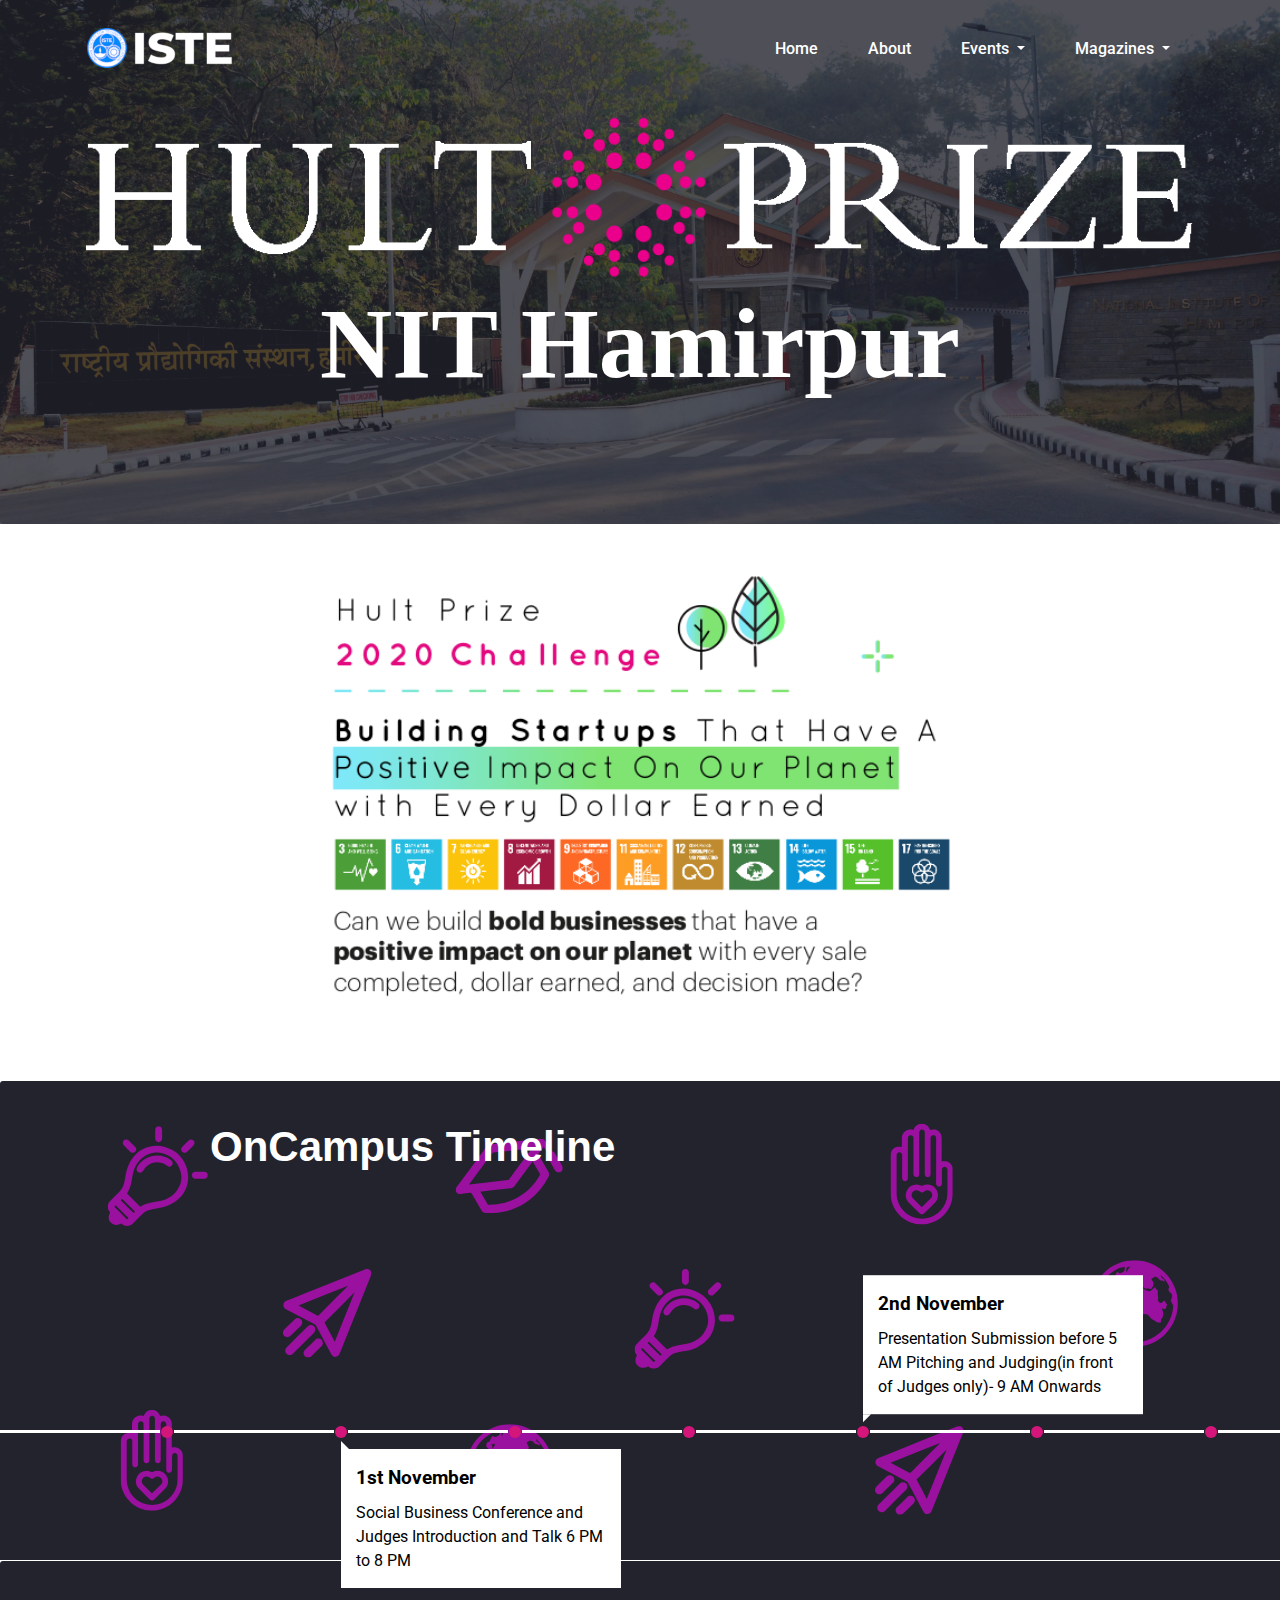
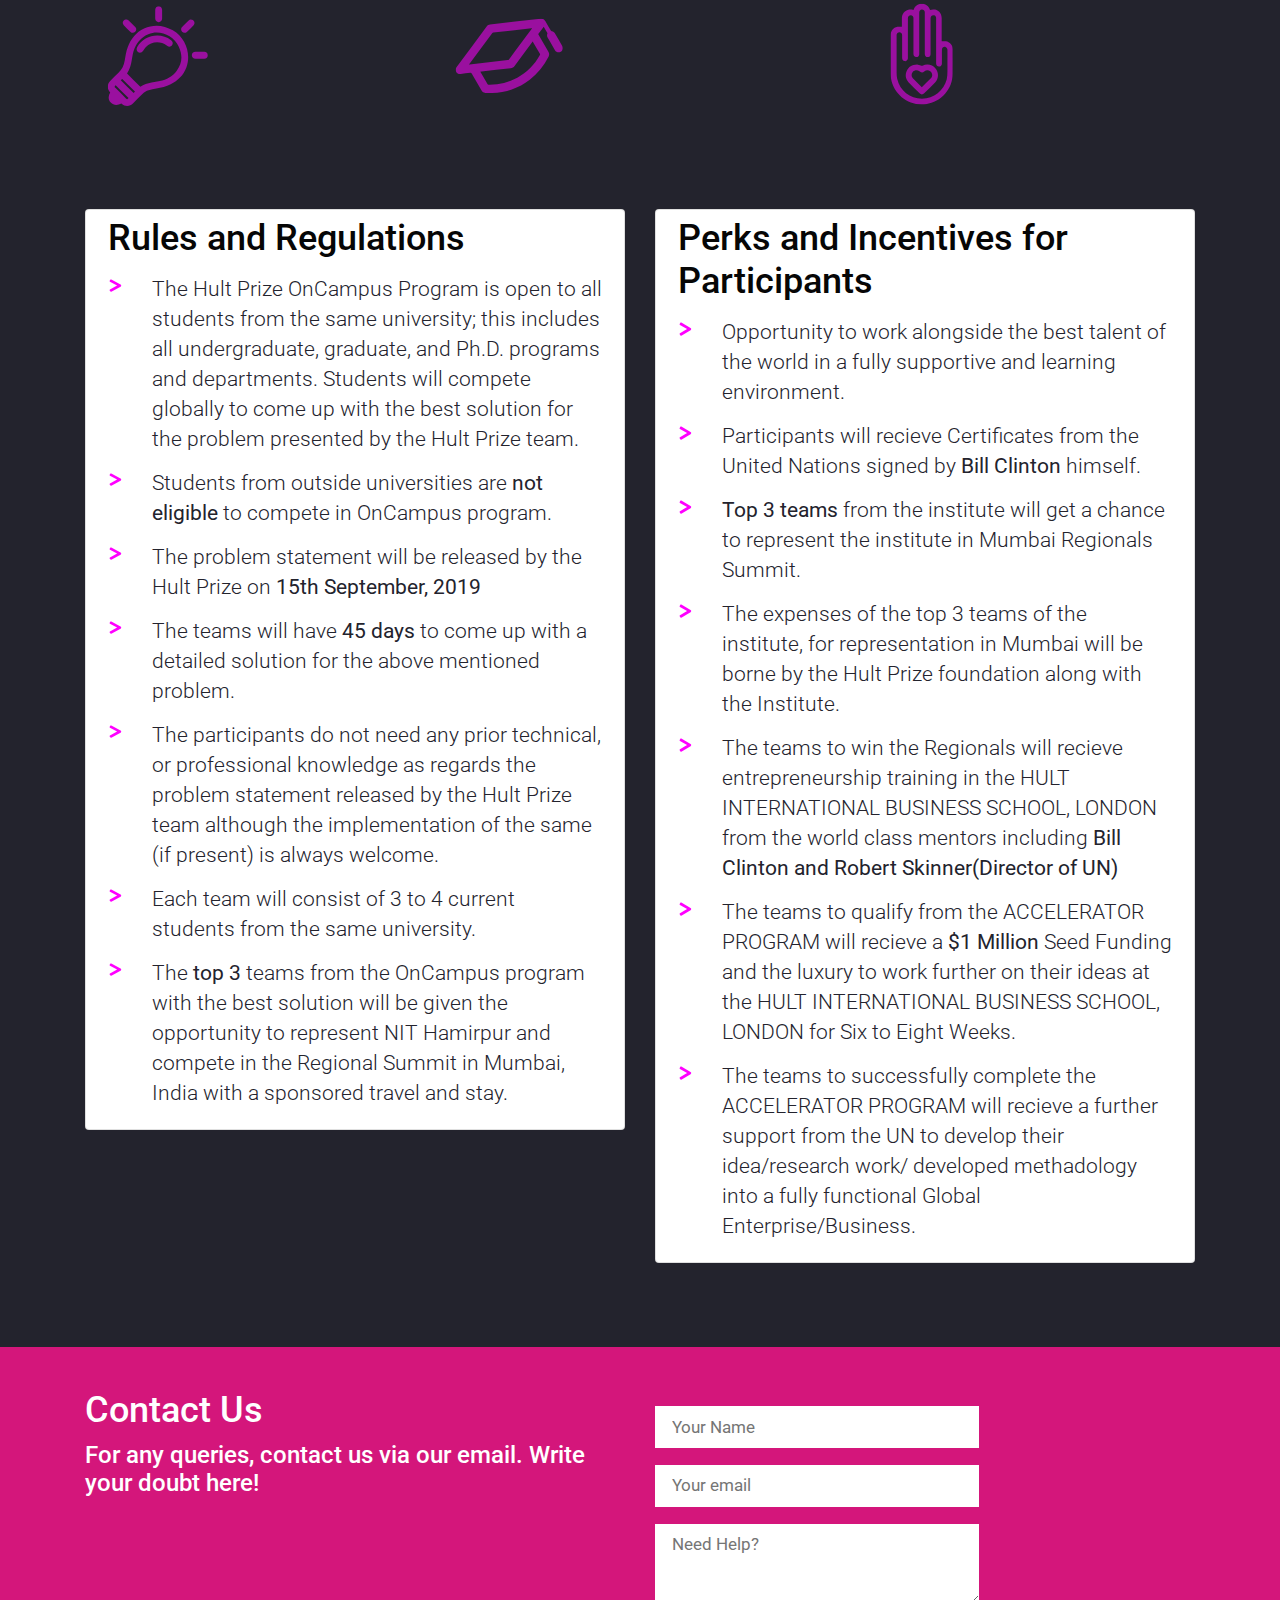
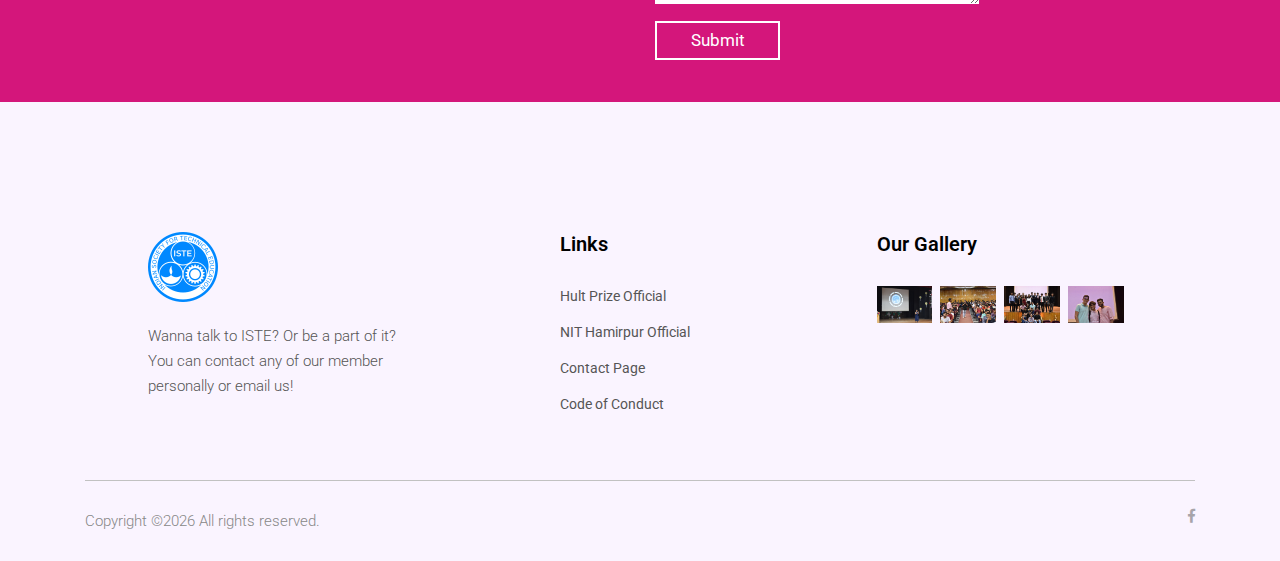
<file: hult/index.html>
<!doctype html>
<html lang="en">

<head>
   <!-- Required meta tags -->
   <meta charset="utf-8">
   <meta name="viewport" content="width=device-width, initial-scale=1, shrink-to-fit=no">
   <title>ISTE NIT Hamirpur</title>
   <link rel="icon" href="../img/ISTE.png">
   <!-- Bootstrap CSS -->
   <link rel="stylesheet" href="../css/bootstrap.min.css">
   <!-- animate CSS -->
   <link rel="stylesheet" href="../css/animate.css">
   <!-- owl carousel CSS -->
   <link rel="stylesheet" href="../css/owl.carousel.min.css">
   <!-- themify CSS -->
   <link rel="stylesheet" href="../css/themify-icons.css">
   <!-- font awesome CSS -->
   <link rel="stylesheet" href="../css/all.css">
   <!-- flaticon CSS -->
   <link rel="stylesheet" href="../css/flaticon.css">
   <!-- magnific popup CSS -->
   <link rel="stylesheet" href="../css/magnific-popup.css">
   <!-- nice select CSS -->
   <link rel="stylesheet" href="../css/nice-select.css">
   <!-- swiper CSS -->
   <link rel="stylesheet" href="../css/slick.css">
   <!-- style CSS -->
   <link rel="stylesheet" href="../css/style.css">
    <!-- timeline CSS -->
   <link rel="stylesheet" href="../css/timeline.css">
</head>

<body>
   <!--::header part start::-->
   <header class="main_menu home_menu">
    <div class="container">
        <div class="row align-items-center">
            <div class="col-lg-12">
                <nav class="navbar navbar-expand-lg navbar-light">
                    <a class="navbar-brand" href="../"> <img src="../img/logo.png" alt="logo"> </a>
                    <button class="navbar-toggler" type="button" data-toggle="collapse"
                        data-target="#navbarSupportedContent" aria-controls="navbarSupportedContent"
                        aria-expanded="false" aria-label="Toggle navigation">
                        <span class="ti-menu"></span>
                    </button>

                    <div class="collapse navbar-collapse main-menu-item justify-content-end"
                        id="navbarSupportedContent">
                        <ul class="navbar-nav align-items-center">
                            <li class="nav-item">
                                <a class="nav-link" href="../">Home</a>
                            </li>
                            <li class="nav-item">
                                <a class="nav-link" href="../#aboutISTE">about</a>
                            </li>

                            <li class="nav-item dropdown">
                                <a class="nav-link dropdown-toggle" href="../index.html#prody" id="navbarDropdown"
                                    role="button" data-toggle="dropdown" aria-haspopup="true" aria-expanded="false">
                                    Events
                                </a>
                                <div class="dropdown-menu" aria-labelledby="navbarDropdown">
                                    <a class="dropdown-item" href="../#prody">Prodyogiki</a>
                                    <a class="dropdown-item" href="../#pahal">Pahal</a>
                                </div>
                            </li>
                            <li class="nav-item dropdown">
                                <a class="nav-link dropdown-toggle" href="../#techTime" id="navbarDropdown_1"
                                    role="button" data-toggle="dropdown" aria-haspopup="true" aria-expanded="false">
                                    Magazines
                                </a>
                                <div class="dropdown-menu" aria-labelledby="navbarDropdown_1">
                                    <a class="dropdown-item" href="../#techTime">Tech Times</a>
                                    <a class="dropdown-item" href="../#trickTime">Trick Times</a>
                                </div>
                            </li>
                        </ul>
                    </div>
                </nav>
            </div>
        </div>
    </div>
</header>
<!-- Header part end-->

   <!-- breadcrumb start-->
   <section class="breadcrumb breadcrumb_bg">
      <div class="container">
         <div class="row">
            <div class="col-lg-12">
               <div class="breadcrumb_iner">
                  <div class="breadcrumb_iner_item text-center">
                    <img src="../img/hultPrizeText.png" alt="">
                    <h2 class="banner_title">NIT Hamirpur</h2>
                </div>
               </div>
            </div>
         </div>
      </div>
   </section>
   <!-- breadcrumb start-->

    <div id="pstatement" class="container">
       <div class="row">
          <div class="col-lg-12">
             <div class="single-post">
                <div class="feature-img">
                   <img class="img-fluid" src="../img/hultProblemStatementc.png" alt="">
                </div>
             </div>
          </div>
        </div>
    </div>


    <!--=============== Timeline =================-->

    <section class="timeline">
        <h2>
            OnCampus Timeline
        </h2>
        <ol>
            <li></li>
            <li>
            <div>
                <time>1st November</time>Social Business Conference and Judges Introduction and Talk 6 PM to 8 PM
            </div>
            </li>
            <li></li>
            <li></li>
            <li>
            <div>
                <time>2nd November</time>Presentation Submission before 5 AM
                Pitching and Judging(in front of Judges only)- 9 AM Onwards
            </div>
            </li>
            
            <li></li>
            <li></li>
            <li>
            <div>
                <time>3rd November</time>Pitching Ceremony of Top and Winning Teams and Results Announcements!
            </div>
            </li>
            <li></li>
            <li></li>
            <li></li>
        </ol>
    </section>
    <!-- Rules and Perks start -->
    <div id="rules-and-perks">
    <div class="container">
        <div class="row">
            <div class="col-lg-6 col-sm-12">
                <section class="rules card">
                    <div class="container">
                        <h1>Rules and Regulations</h1>
                        <ul>
                            <li>
                                <div class="row">
                                    <div class="col-lg-1">
                                        <img src="../img/arrow.svg" alt="">
                                    </div>
                                    <div class="col-lg-11">
                                        <p>
                                            The Hult Prize OnCampus Program is open to all students from the same university;
                                            this includes all undergraduate, graduate, and Ph.D. programs and departments. 
                                            Students will compete globally to come up with the best solution for the problem presented
                                                by the Hult Prize team.
                                        </p>
                                    </div>
                                </div>
                            </li>
                            <li>
                                <div class="row">
                                    <div class="col-lg-1">
                                        <img src="../img/arrow.svg" alt="">
                                    </div>
                                    <div class="col-lg-11">
                                        <p>
                                            Students from outside universities are <strong>not eligible</strong> to compete in OnCampus program.
                                        </p>
                                    </div>
                                </div>
                            </li>
                            <li>
                                <div class="row">
                                    <div class="col-lg-1">
                                        <img src="../img/arrow.svg" alt="">
                                    </div>
                                    <div class="col-lg-11">
                                        <p>
                                            The problem statement will be released by the Hult Prize on <strong>15th September, 2019</strong>
                                        </p>
                                    </div>
                                </div>
                            </li>
                            <li>
                                <div class="row">
                                    <div class="col-lg-1">
                                        <img src="../img/arrow.svg" alt="">
                                    </div>
                                    <div class="col-lg-11">
                                        <p>
                                            The teams will have <strong>45 days</strong> to come up with a detailed solution for the above mentioned problem.
                                        </p>
                                    </div>
                                </div>
                            </li>
                            <li>
                                <div class="row">
                                    <div class="col-lg-1">
                                        <img src="../img/arrow.svg" alt="">
                                    </div>
                                    <div class="col-lg-11">
                                        <p>
                                            The participants do not need any prior technical, or professional knowledge as regards
                                            the problem statement released by the Hult Prize team although the implementation of the 
                                            same (if present) is always welcome.
                                        </p>
                                    </div>
                                </div>
                            </li>
                            <li>
                                <div class="row">
                                    <div class="col-lg-1">
                                        <img src="../img/arrow.svg" alt="">
                                    </div>
                                    <div class="col-lg-11">
                                        <p>
                                            Each team will consist of 3 to 4 current students from the same university.
                                        </p>
                                    </div>
                                </div>
                            </li>
                            <li>
                                <div class="row">
                                    <div class="col-lg-1">
                                        <img src="../img/arrow.svg" alt="">
                                    </div>
                                    <div class="col-lg-11">
                                        <p>
                                            The <strong>top 3</strong> teams from the OnCampus program with the best solution will be given the opportunity to represent NIT Hamirpur and compete in the Regional Summit in Mumbai, India with a sponsored travel and stay.
                                        </p>
                                    </div>
                                </div>
                            </li>
                        </ul>
                    </div>
                </section>
            </div>
            <div class="col-lg-6 col-sm-12">
                <section class="perks card">
                    <div class="container">
                        <h1>Perks and Incentives for Participants</h1>
                        <ul>
                            <li>
                                <div class="row">
                                    <div class="col-lg-1">
                                        <img src="../img/arrow.svg" alt="">
                                    </div>
                                    <div class="col-lg-11">
                                        <p>
                                            Opportunity to work alongside the best talent of 
                                            the world in a fully supportive and learning environment.
                                        </p>
                                    </div>
                                </div>
                            </li>
                            <li>
                                <div class="row">
                                    <div class="col-lg-1">
                                        <img src="../img/arrow.svg" alt="">
                                    </div>
                                    <div class="col-lg-11">
                                        <p>
                                            Participants will recieve Certificates from the United Nations 
                                            signed by <strong>Bill Clinton</strong> himself.
                                        </p>
                                    </div>
                                </div>
                            </li>
                            <li>
                                <div class="row">
                                    <div class="col-lg-1">
                                        <img src="../img/arrow.svg" alt="">
                                    </div>
                                    <div class="col-lg-11">
                                        <p>
                                            <strong>Top 3 teams</strong> from the institute will get a chance to 
                                            represent the institute in Mumbai Regionals Summit.
                                        </p>
                                    </div>
                                </div>
                            </li>
                            <li>
                                <div class="row">
                                    <div class="col-lg-1">
                                        <img src="../img/arrow.svg" alt="">
                                    </div>
                                    <div class="col-lg-11">
                                        <p>
                                            The expenses of the top 3 teams of the institute, for representation in Mumbai
                                            will be borne by the Hult Prize foundation along with the Institute.
                                        </p>
                                    </div>
                                </div>
                            </li>
                            <li>
                                <div class="row">
                                    <div class="col-lg-1">
                                        <img src="../img/arrow.svg" alt="">
                                    </div>
                                    <div class="col-lg-11">
                                        <p>
                                            The teams to win the Regionals will recieve entrepreneurship training in the HULT INTERNATIONAL
                                            BUSINESS SCHOOL, LONDON from the world class mentors including <strong>Bill Clinton and Robert Skinner(Director of UN)</strong>
                                        </p>
                                    </div>
                                </div>
                            </li>
                            <li>
                                <div class="row">
                                    <div class="col-lg-1">
                                        <img src="../img/arrow.svg" alt="">
                                    </div>
                                    <div class="col-lg-11">
                                        <p>
                                            The teams to qualify from the ACCELERATOR PROGRAM will recieve a <strong>$1 Million</strong> Seed Funding and the luxury to work further on their ideas at the HULT INTERNATIONAL BUSINESS SCHOOL, LONDON for Six to Eight Weeks.
                                        </p>
                                    </div>
                                </div>
                            </li>
                            <li>
                                <div class="row">
                                    <div class="col-lg-1">
                                        <img src="../img/arrow.svg" alt="">
                                    </div>
                                    <div class="col-lg-11">
                                        <p>
                                            The teams to successfully complete the ACCELERATOR PROGRAM will recieve a further support
                                            from the UN to develop their idea/research work/ developed methadology into a fully functional Global Enterprise/Business.
                                        </p>
                                    </div>
                                </div>
                            </li>
                        </ul>
                    </div>  
                </section>
            </div>
        </div>
    </div> <!-- this is for container -->
    </div>
    <!-- Rules and perks end -->

    <div id="contact_us_hult">
        <div class="container">
            <div class="row">
                <div class="col-lg-6 col-sm-12">
                    <h1>Contact Us</h1>
                    <h3>For any queries, contact us via our email. Write your doubt here!</h3>
                </div>
                <div class="col-lg-6 col-sm-12">
                    <form method="POST" action="https://formspree.io/hultprizenith@gmail.com">
                        <input type="text" name="name" placeholder="Your Name">
                        <input type="email" name="email" placeholder="Your email">
                        <textarea name="message" placeholder="Need Help?"></textarea>
                        <button type="submit">Submit</button>
                    </form>
                </div>
            </div>
        </div>
    </div>

    <!--::footer_part start::-->
    <footer class="footer_part">
        <div class="container">
            <div class="row justify-content-around">
                <div class="col-sm-6 col-lg-3">
                    <div class="single_footer_part">
                        <img src="../img/ISTE.png" class="footer_logo" alt="">
                        <p>Wanna talk to ISTE? Or be a part of it? You can contact any of our member personally or email us!
                        </p>
                    </div>
                </div>
                <div class="col-sm-6 col-lg-2">
                    <div class="single_footer_part">
                        <h4>Links</h4>
                        <ul class="list-unstyled">
                            <li><a href="http://www.hultprize.org/" target="_blank">Hult Prize Official</a></li>
                            <li><a href="http://www.nith.ac.in/" target="_blank">NIT Hamirpur Official</a></li>
                            <li><a href="contact/" target="_blank">Contact Page</a></li>
                            <li><a href="coc/" target="_blank">Code of Conduct</a></li>
                        </ul>
                    </div>
                </div>
                <div class="col-sm-6 col-lg-3">
                    <div class="single_footer_part footer_3">
                        <h4> our Gallery</h4>
                        <div class="footer_img">
                            <div class="single_footer_img">
                                <img src="../img/gallery1.JPG" alt="">
                            </div>
                            <div class="single_footer_img">
                                <img src="../img/gallery2.JPG" alt="">
                            </div>
                            <div class="single_footer_img">
                                <img src="../img/gallery3.JPG" alt="">
                            </div>
                            <div class="single_footer_img">
                                <img src="../img/gallery4.JPG" alt="">
                            </div>
                        </div>
                    </div>
                </div>
            </div>
            <hr>
            <div class="row">
                <div class="col-lg-6">
                    <div class="copyright_text">
                        <P><!-- Link back to Colorlib can't be removed. Template is licensed under CC BY 3.0. -->
Copyright &copy;<script>document.write(new Date().getFullYear());</script> All rights reserved.
<!-- Link back to Colorlib can't be removed. Template is licensed under CC BY 3.0. --></P>
                    </div>
                </div>
                <div class="col-lg-6">
                    <div class="footer_icon social_icon">
                        <ul class="list-unstyled">
                            <li><a href="https://www.facebook.com/teamistenith/" class="single_social_icon"><i class="fab fa-facebook-f"></i></a></li>
                        </ul>
                    </div>
                </div>
            </div>
        </div>
    </footer>
    <!--::footer_part end::-->

   <!-- jquery plugins here-->
   <script src="../js/jquery-1.12.1.min.js"></script>
   <!-- popper js -->
   <script src="../js/popper.min.js"></script>
   <!-- bootstrap js -->
   <script src="../js/bootstrap.min.js"></script>
   <!-- easing js -->
   <script src="../js/jquery.magnific-popup.js"></script>
   <!-- swiper js -->
   <script src="../js/swiper.min.js"></script>
   <script src="../js/wow.min.js"></script>
   <script src="../js/jquery.smooth-scroll.min.js"></script>
   <!-- swiper js -->
   <script src="../js/masonry.pkgd.js"></script>
   <!-- particles js -->
   <script src="../js/owl.carousel.min.js"></script>
   <script src="../js/jquery.nice-select.min.js"></script>
   <!-- swiper js -->
   <script src="../js/slick.min.js"></script>
   <script src="../js/jquery.counterup.min.js"></script>
   <script src="../js/waypoints.min.js"></script>
   <script src="../js/countdown.jquery.min.js"></script>
   <!-- contact js -->
   <script src="../js/jquery.ajaxchimp.min.js"></script>
   <script src="../js/jquery.form.js"></script>
   <script src="../js/jquery.validate.min.js"></script>
   <script src="../js/mail-script.js"></script>
   <script src="../js/contact.js"></script>
   <!-- custom js -->
   <script src="../js/custom.js"></script>
</body>

</html>
</file>
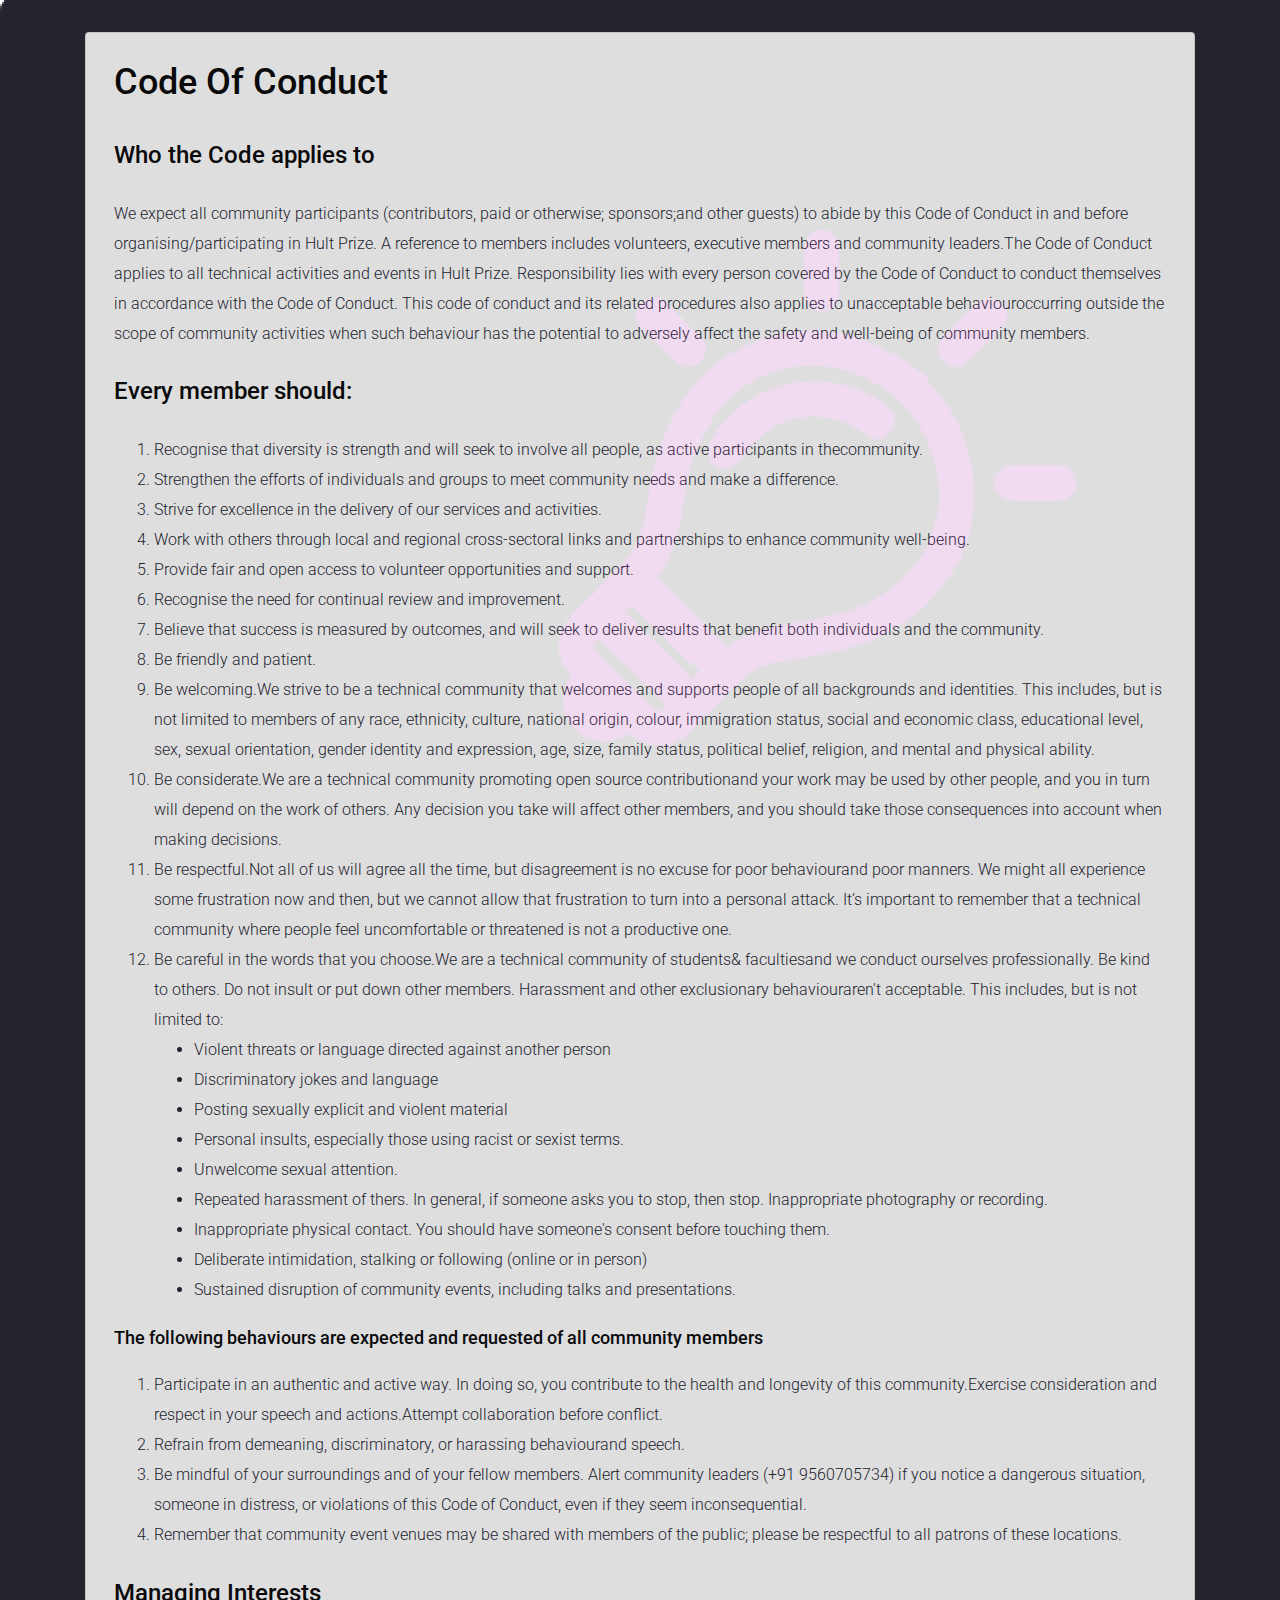
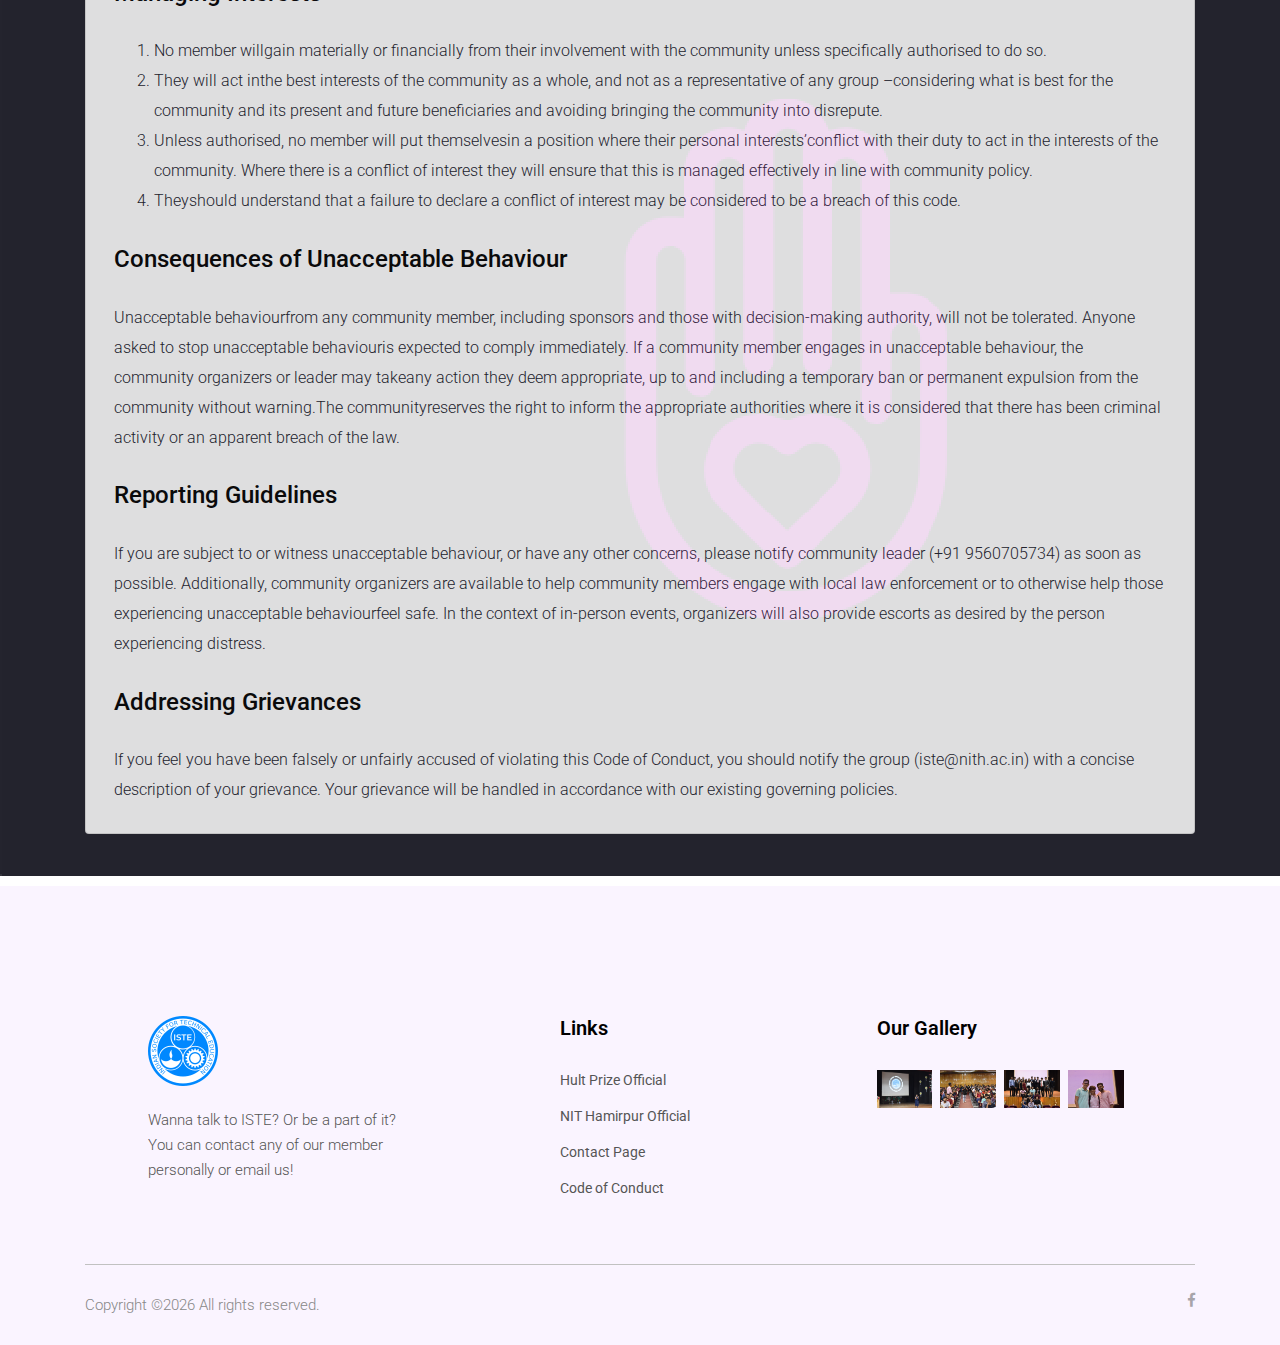
<file: hult/coc/index.html>
<!doctype html>
<html lang="en">

<head>
   <!-- Required meta tags -->
   <meta charset="utf-8">
   <meta name="viewport" content="width=device-width, initial-scale=1, shrink-to-fit=no">
   <title>ISTE NIT Hamirpur</title>
   <link rel="icon" href="../../img/ISTE.png">
   <!-- Bootstrap CSS -->
   <link rel="stylesheet" href="../../css/bootstrap.min.css">
   <!-- animate CSS -->
   <link rel="stylesheet" href="../../css/animate.css">
   <!-- owl carousel CSS -->
   <link rel="stylesheet" href="../../css/owl.carousel.min.css">
   <!-- themify CSS -->
   <link rel="stylesheet" href="../../css/themify-icons.css">
   <!-- font awesome CSS -->
   <link rel="stylesheet" href="../../css/all.css">
   <!-- flaticon CSS -->
   <link rel="stylesheet" href="../../css/flaticon.css">
   <!-- magnific popup CSS -->
   <link rel="stylesheet" href="../../css/magnific-popup.css">
   <!-- nice select CSS -->
   <link rel="stylesheet" href="../../css/nice-select.css">
   <!-- swiper CSS -->
   <link rel="stylesheet" href="../../css/slick.css">
   <!-- style CSS -->
   <link rel="stylesheet" href="../../css/style.css">
    <!-- timeline CSS -->
   <link rel="stylesheet" href="../../css/singlePage.css">
</head>

<body style="padding: 0; margin: 0;">
    <div class="head-banner">
            <div class="coc-main">
                    <section class="container">
                        <div class="card">
                            <h1>Code Of Conduct</h1>
                               <h3>Who the Code applies to</h3>
                                <p>
                                    We expect all community participants (contributors, paid or otherwise; sponsors;and other guests) to abide by this Code of Conduct in and before organising/participating in Hult Prize. A reference to members includes volunteers, executive members and community leaders.The Code of Conduct applies to all technical activities and events in Hult Prize. Responsibility lies with every person covered by the Code of Conduct to conduct themselves in accordance with the Code of Conduct. This code of conduct and its related procedures also applies to unacceptable behaviouroccurring outside the scope of community activities when such behaviour has the potential to adversely affect the safety and well-being of community members.</p>
                                <h3>Every member should:</h3>
                                <ol>
                                    <li>Recognise that diversity is strength and will seek to involve all people, as active participants in thecommunity.</li>
                                    <li>Strengthen the efforts of individuals and groups to meet community needs and make a difference.</li>
                                    <li>Strive for excellence in the delivery of our services and activities.</li>
                                    <li>Work with others through local and regional cross-sectoral links and partnerships to enhance community well-being.</li>
                                    <li>Provide fair and open access to volunteer opportunities and support.</li>
                                    <li>Recognise the need for continual review and improvement.</li>
                                    <li>Believe that success is measured by outcomes, and will seek to deliver results that benefit both individuals and the community.</li>
                                    <li>Be friendly and patient.</li>
                                    <li>Be welcoming.We strive to be a technical community that welcomes and supports people of all backgrounds and identities. This includes, but is not limited to members of any race, ethnicity, culture, national origin, colour, immigration status, social and economic class, educational level, sex, sexual orientation, gender identity and expression, age, size, family status, political belief, religion, and mental and physical ability.</li>
                                    <li>Be considerate.We are a technical community promoting open source contributionand your work may be used by other people, and you in turn will depend on the work of others. Any decision you take will affect other members, and you should take those consequences into account when making decisions.</li>
                                    <li>Be respectful.Not all of us will agree all the time, but disagreement is no excuse for poor behaviourand poor manners. We might all experience some frustration now and then, but we cannot allow that frustration to turn into a personal attack. It’s important to remember that a technical community where people feel uncomfortable or threatened is not a productive one.</li>
                                    <li>Be careful in the words that you choose.We are a technical community of students& facultiesand we conduct ourselves professionally. Be kind to others. Do not insult or put down other members. Harassment and other exclusionary behaviouraren't acceptable. This includes, but is not limited to:
                                        <ol>
                                            <li>Violent threats or language directed against another person</li>
                                            <li>Discriminatory jokes and language</li>
                                            <li>Posting sexually explicit and violent material</li>
                                            <li>Personal insults, especially those using racist or sexist terms.</li>
                                            <li>Unwelcome sexual attention.</li>
                                            <li>Repeated harassment of thers. In general, if someone asks you to stop, then stop. Inappropriate photography or recording.</li>
                                            <li>Inappropriate physical contact. You should have someone's consent before touching them.</li>
                                            <li>Deliberate intimidation, stalking or following (online or in person)</li>
                                            <li>Sustained disruption of community events, including talks and presentations.</li>
                                        </ol>
                                    </li>
                                </ol>
                                <h4>The following behaviours are expected and requested of all community members</h4>
                                <ol>
                                    <li>Participate in an authentic and active way. In doing so, you contribute to the health and longevity of this community.Exercise consideration and respect in your speech and actions.Attempt collaboration before conflict.</li>
                                    <li>Refrain from demeaning, discriminatory, or harassing behaviourand speech. </li>
                                    <li>Be mindful of your surroundings and of your fellow members. Alert community leaders (+91 9560705734) if you notice a dangerous situation, someone in distress, or violations of this Code of Conduct, even if they seem inconsequential.</li>
                                    <li>Remember that community event venues may be shared with members of the public; please be respectful to all patrons of these locations.</li>
                                </ol>
                                <h3>Managing Interests</h3>
                                <ol>
                                    <li>No member willgain materially or financially from their involvement with the community unless specifically authorised to do so.</li>
                                    <li>They will act inthe best interests of the community as a whole, and not as a representative of any group –considering what is best for the community and its present and future beneficiaries and avoiding bringing the community into disrepute.</li>
                                    <li>Unless authorised, no member will put themselvesin a position where their personal interests’conflict with their duty to act in the interests of the community. Where there is a conflict of interest they will ensure that this is managed effectively in line with community policy.</li>
                                    <li>Theyshould understand that a failure to declare a conflict of interest may be considered to be a breach of this code.</li>
                                </ol>
                                <h3>Consequences of Unacceptable Behaviour</h3>
                                <p>Unacceptable behaviourfrom any community member, including sponsors and those with decision-making authority, will not be tolerated. Anyone asked to stop unacceptable behaviouris expected to comply immediately. If a community member engages in unacceptable behaviour, the community organizers or leader may takeany action they deem appropriate, up to and including a temporary ban or permanent expulsion from the community without warning.The communityreserves the right to inform the appropriate authorities where it is considered that there has been criminal activity or an apparent breach of the law. </p>
                                <h3>Reporting Guidelines</h3>
                                <p>If you are subject to or witness unacceptable behaviour, or have any other concerns, please notify community leader (+91 9560705734) as soon as possible. Additionally, community organizers are available to help community members engage with local law enforcement or to otherwise help those experiencing unacceptable behaviourfeel safe. In the context of in-person events, organizers will also provide escorts as desired by the person experiencing distress.</p>
                                <h3>Addressing Grievances</h3>
                                <p>If you feel you have been falsely or unfairly accused of violating this Code of Conduct, you should notify the group (iste@nith.ac.in) with a concise description of your grievance. Your grievance will be handled in accordance with our existing governing policies.</p>
                        </div>
                    </section>
                </div>
            </div>
    

    <!--::footer_part start::-->
    <footer class="footer_part">
        <div class="container">
            <div class="row justify-content-around">
                <div class="col-sm-6 col-lg-3">
                    <div class="single_footer_part">
                        <img src="../../img/ISTE.png" class="footer_logo" alt="">
                        <p>Wanna talk to ISTE? Or be a part of it? You can contact any of our member personally or email us!
                        </p>
                    </div>
                </div>
                <div class="col-sm-6 col-lg-2">
                    <div class="single_footer_part">
                        <h4>Links</h4>
                        <ul class="list-unstyled">
                            <li><a href="http://www.hultprize.org/" target="_blank">Hult Prize Official</a></li>
                            <li><a href="http://www.nith.ac.in/" target="_blank">NIT Hamirpur Official</a></li>
                            <li><a href="../contact" target="_blank">Contact Page</a></li>
                            <li><a href="#">Code of Conduct</a></li>
                        </ul>
                    </div>
                </div>
                <div class="col-sm-6 col-lg-3">
                    <div class="single_footer_part footer_3">
                        <h4> our Gallery</h4>
                        <div class="footer_img">
                            <div class="single_footer_img">
                                <img src="../../img/gallery1.JPG" alt="">
                            </div>
                            <div class="single_footer_img">
                                <img src="../../img/gallery2.JPG" alt="">
                            </div>
                            <div class="single_footer_img">
                                <img src="../../img/gallery3.JPG" alt="">
                            </div>
                            <div class="single_footer_img">
                                <img src="../../img/gallery4.JPG" alt="">
                            </div>
                        </div>
                    </div>
                </div>
            </div>
            <hr>
            <div class="row">
                <div class="col-lg-6">
                    <div class="copyright_text">
                        <P><!-- Link back to Colorlib can't be removed. Template is licensed under CC BY 3.0. -->
Copyright &copy;<script>document.write(new Date().getFullYear());</script> All rights reserved.
<!-- Link back to Colorlib can't be removed. Template is licensed under CC BY 3.0. --></P>
                    </div>
                </div>
                <div class="col-lg-6">
                    <div class="footer_icon social_icon">
                        <ul class="list-unstyled">
                            <li><a href="https://www.facebook.com/teamistenith/" class="single_social_icon"><i class="fab fa-facebook-f"></i></a></li>
                        </ul>
                    </div>
                </div>
            </div>
        </div>
    </footer>
    <!--::footer_part end::-->

   <!-- jquery plugins here-->
   <script src="../../js/jquery-1.12.1.min.js"></script>
   <!-- popper js -->
   <script src="../../js/popper.min.js"></script>
   <!-- bootstrap js -->
   <script src="../../js/bootstrap.min.js"></script>
   <!-- easing js -->
   <script src="../../js/jquery.magnific-popup.js"></script>
   <!-- swiper js -->
   <script src="../../js/swiper.min.js"></script>
   <script src="../../js/wow.min.js"></script>
   <script src="../../js/jquery.smooth-scroll.min.js"></script>
   <!-- swiper js -->
   <script src="../../js/masonry.pkgd.js"></script>
   <!-- particles js -->
   <script src="../../js/owl.carousel.min.js"></script>
   <script src="../../js/jquery.nice-select.min.js"></script>
   <!-- swiper js -->
   <script src="../../js/slick.min.js"></script>
   <script src="../../js/jquery.counterup.min.js"></script>
   <script src="../../js/waypoints.min.js"></script>
   <script src="../../js/countdown.jquery.min.js"></script>
   <!-- contact js -->
   <script src="../../js/jquery.ajaxchimp.min.js"></script>
   <script src="../../js/jquery.form.js"></script>
   <script src="../../js/jquery.validate.min.js"></script>
   <script src="../../js/mail-script.js"></script>
   <script src="../../js/contact.js"></script>
   <!-- custom js -->
   <script src="../../js/custom.js"></script>
</body>

</html>
</file>
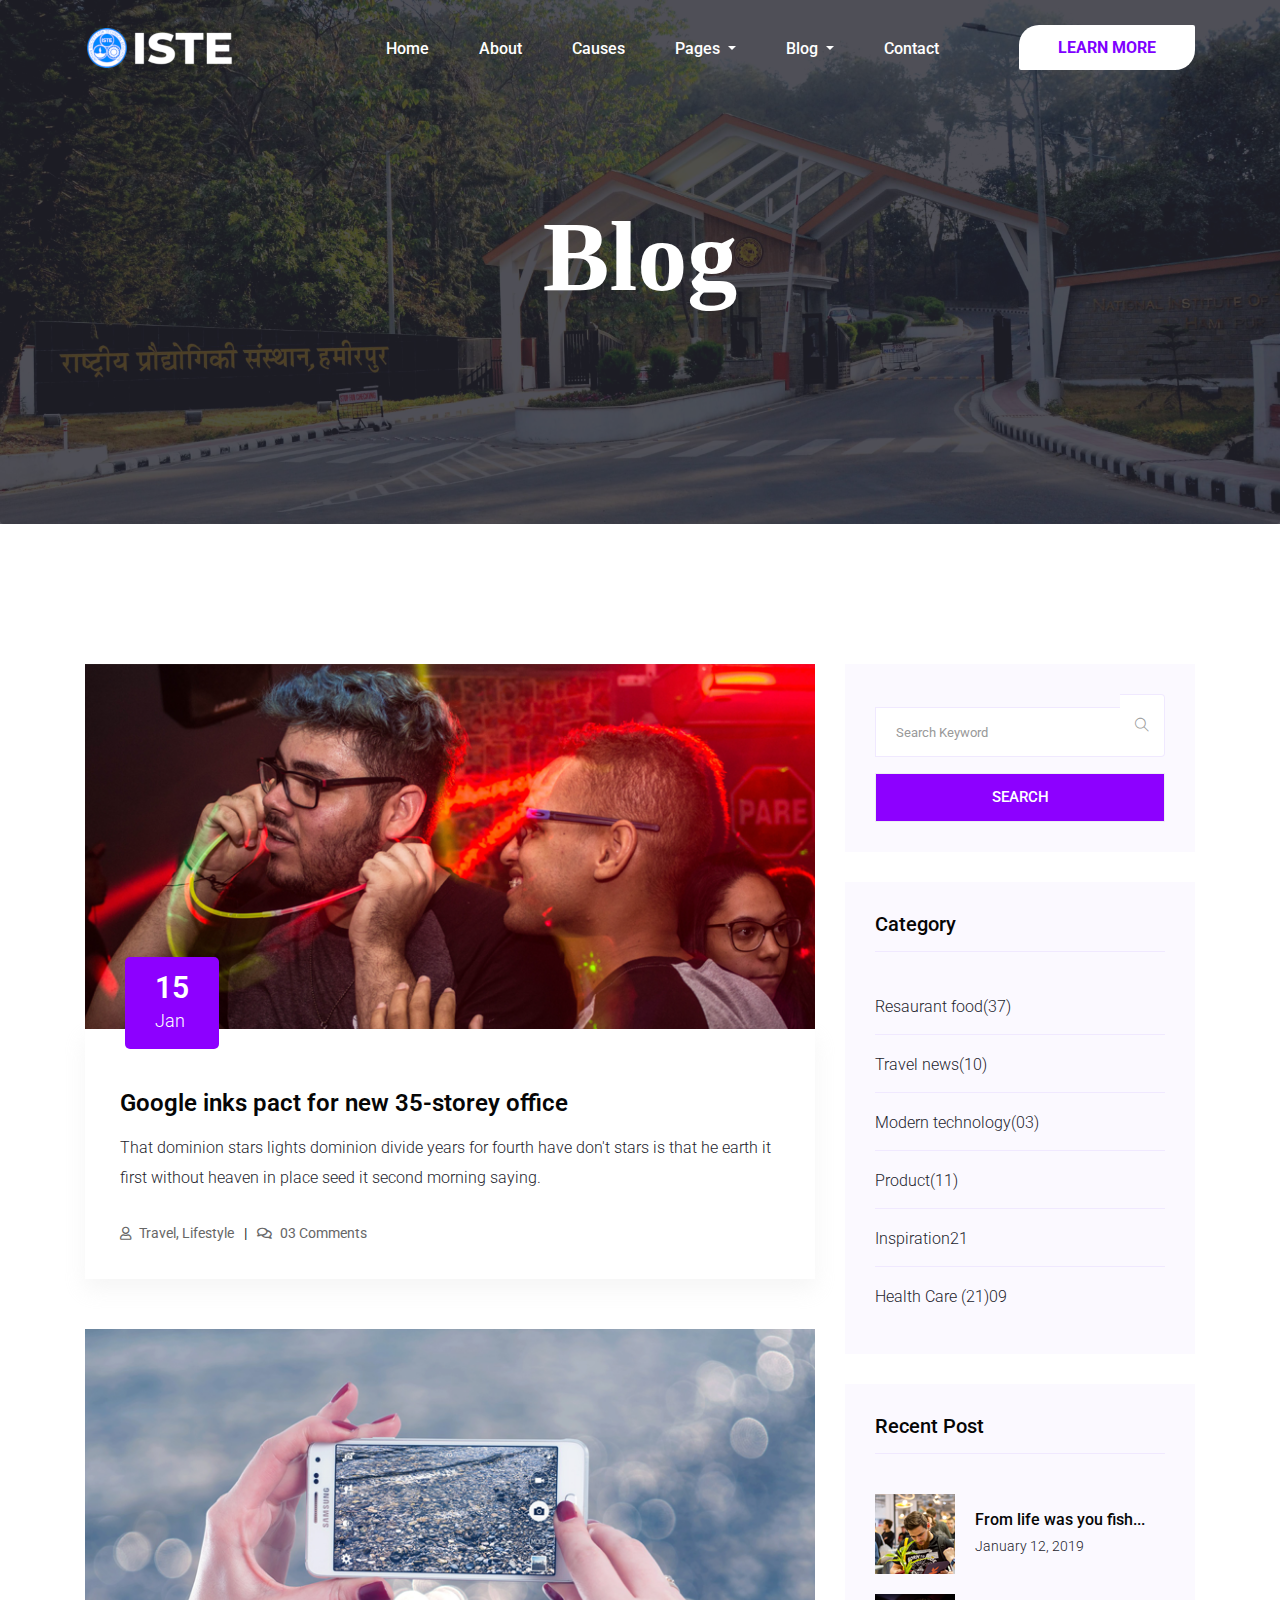
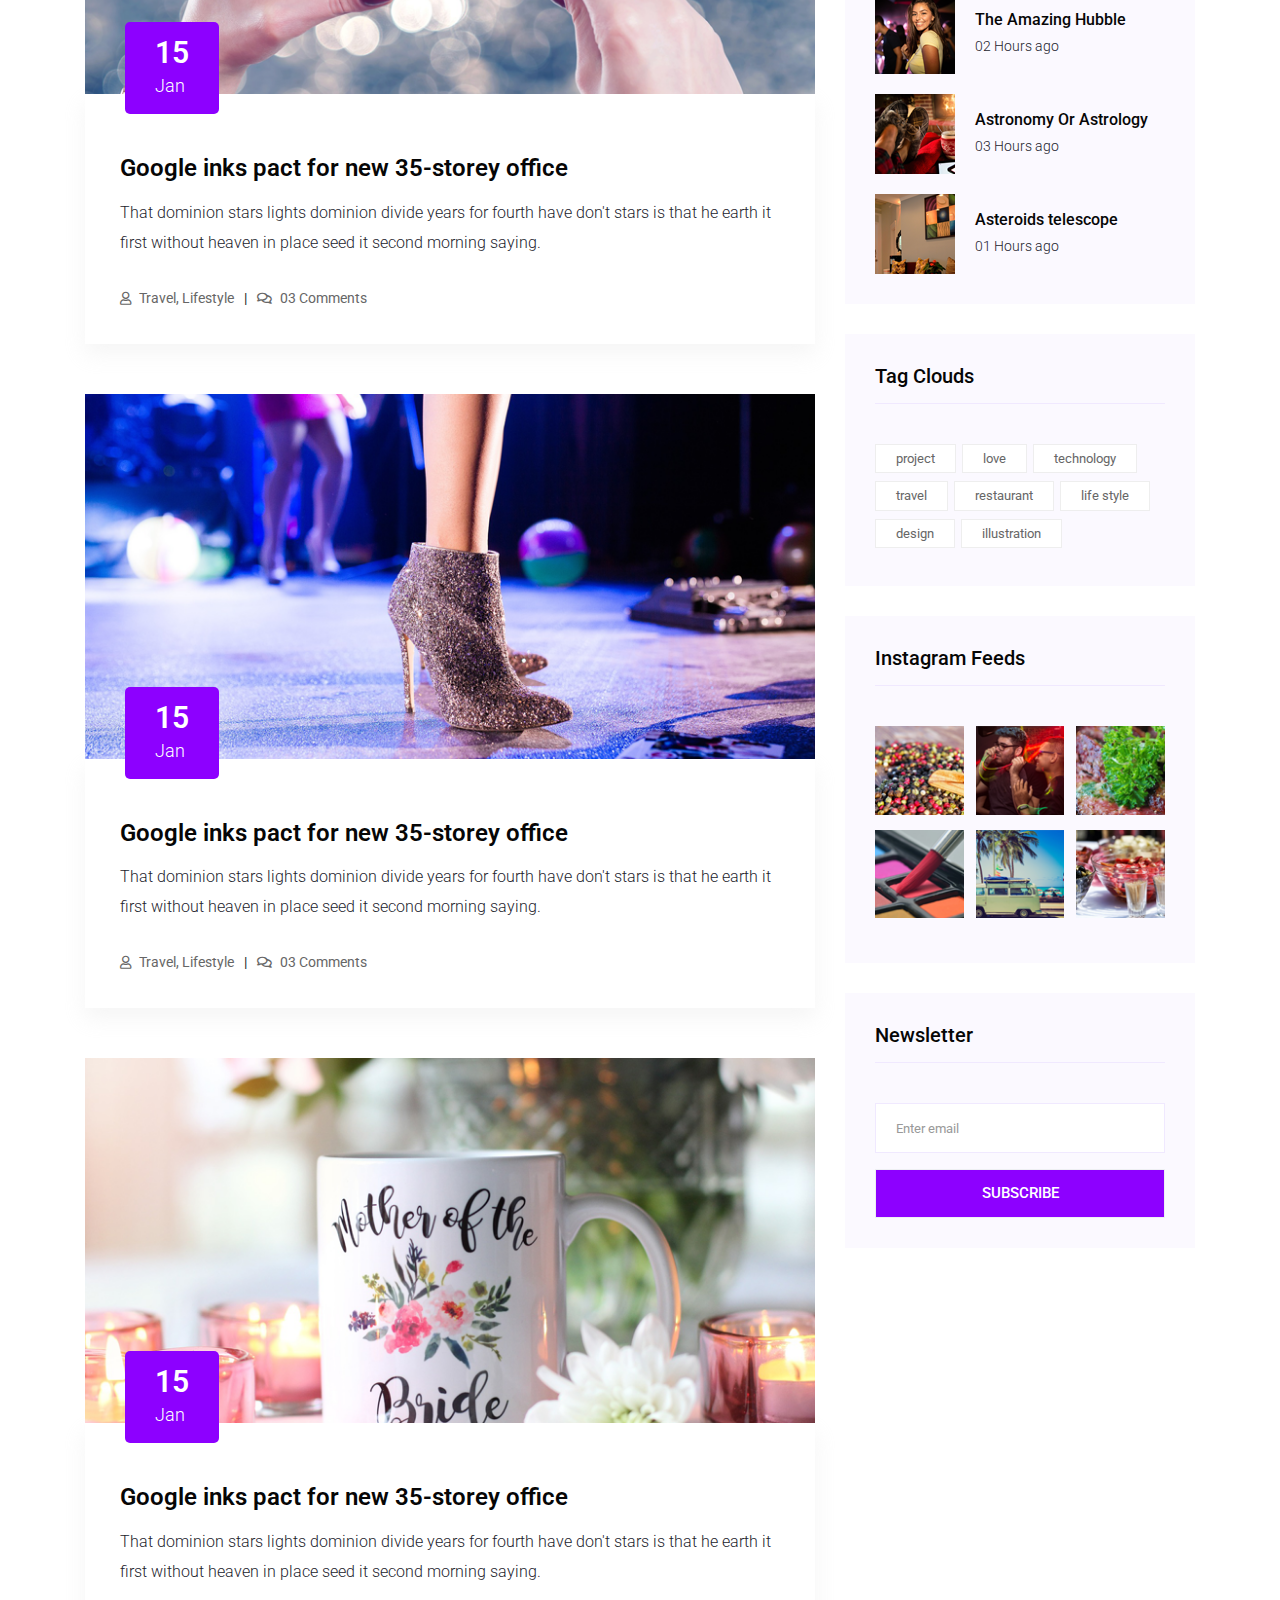
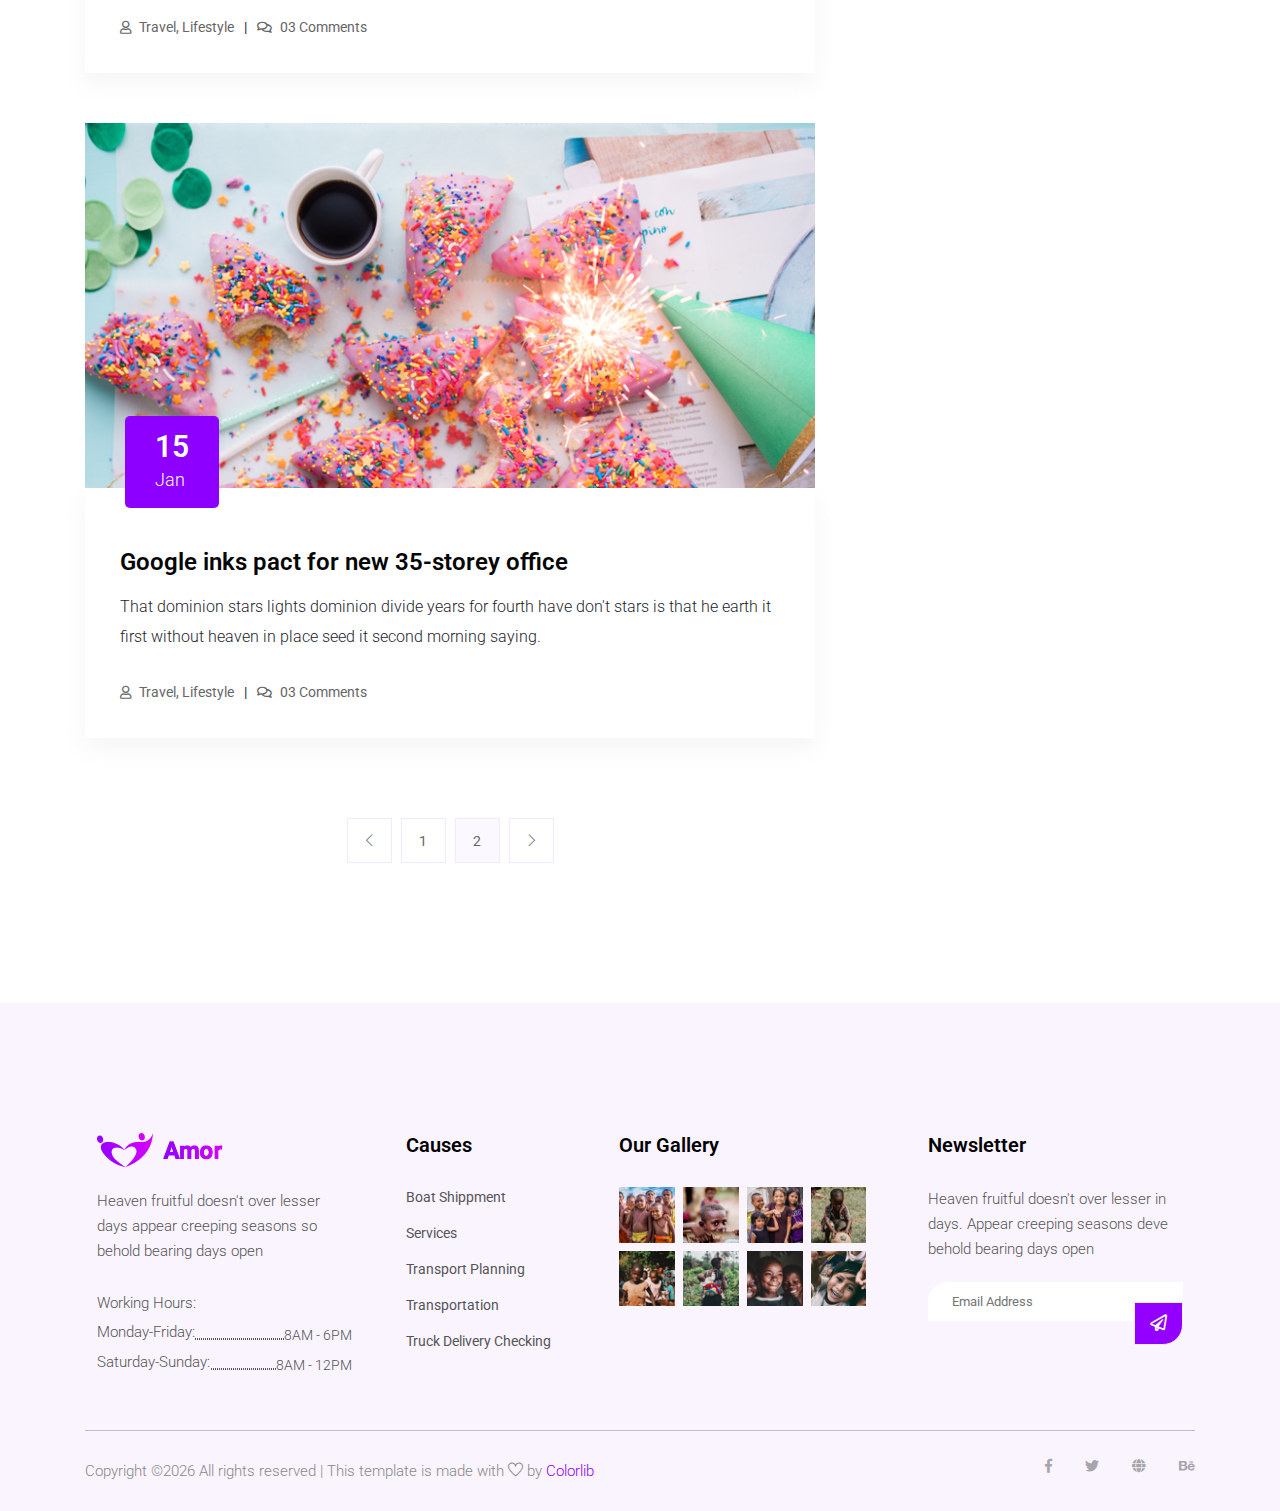
<file: blog.html>
<!doctype html>
<html lang="en">

<head>
    <!-- Required meta tags -->
    <meta charset="utf-8">
    <meta name="viewport" content="width=device-width, initial-scale=1, shrink-to-fit=no">
    <title>Charity</title>
    <link rel="icon" href="img/favicon.png">
    <!-- Bootstrap CSS -->
    <link rel="stylesheet" href="css/bootstrap.min.css">
    <!-- animate CSS -->
    <link rel="stylesheet" href="css/animate.css">
    <!-- owl carousel CSS -->
    <link rel="stylesheet" href="css/owl.carousel.min.css">
    <!-- themify CSS -->
    <link rel="stylesheet" href="css/themify-icons.css">
    <!-- font awesome CSS -->
    <link rel="stylesheet" href="css/all.css">
    <!-- flaticon CSS -->
    <link rel="stylesheet" href="css/flaticon.css">
    <!-- magnific popup CSS -->
    <link rel="stylesheet" href="css/magnific-popup.css">
    <!-- nice select CSS -->
    <link rel="stylesheet" href="css/nice-select.css">
    <!-- swiper CSS -->
    <link rel="stylesheet" href="css/slick.css">
    <!-- style CSS -->
    <link rel="stylesheet" href="css/style.css">
</head>

<body>
    <!--::header part start::-->
    <header class="main_menu home_menu">
        <div class="container">
            <div class="row align-items-center">
                <div class="col-lg-12">
                    <nav class="navbar navbar-expand-lg navbar-light">
                        <a class="navbar-brand" href="index.html"> <img src="img/logo.png" alt="logo"> </a>
                        <button class="navbar-toggler" type="button" data-toggle="collapse"
                            data-target="#navbarSupportedContent" aria-controls="navbarSupportedContent"
                            aria-expanded="false" aria-label="Toggle navigation">
                            <span class="ti-menu"></span>
                        </button>

                        <div class="collapse navbar-collapse main-menu-item justify-content-end"
                            id="navbarSupportedContent">
                            <ul class="navbar-nav align-items-center">
                                <li class="nav-item">
                                    <a class="nav-link" href="index.html">Home</a>
                                </li>
                                <li class="nav-item">
                                    <a class="nav-link" href="about.html">about</a>
                                </li>
                                <li class="nav-item">
                                    <a class="nav-link" href="Causes.html">Causes</a>
                                </li>

                                <li class="nav-item dropdown">
                                    <a class="nav-link dropdown-toggle" href="blog.html" id="navbarDropdown"
                                        role="button" data-toggle="dropdown" aria-haspopup="true" aria-expanded="false">
                                        Pages
                                    </a>
                                    <div class="dropdown-menu" aria-labelledby="navbarDropdown">
                                        <a class="dropdown-item" href="Event.html">Event</a>
                                        <a class="dropdown-item" href="elements.html">Elements</a>
                                    </div>
                                </li>
                                <li class="nav-item dropdown">
                                    <a class="nav-link dropdown-toggle" href="blog.html" id="navbarDropdown_1"
                                        role="button" data-toggle="dropdown" aria-haspopup="true" aria-expanded="false">
                                        blog
                                    </a>
                                    <div class="dropdown-menu" aria-labelledby="navbarDropdown_1">
                                        <a class="dropdown-item" href="blog.html">blog</a>
                                        <a class="dropdown-item" href="single-blog.html">Single blog</a>
                                    </div>
                                </li>

                                <li class="nav-item">
                                    <a class="nav-link" href="contact.html">Contact</a>
                                </li>
                                <li class="d-none d-lg-block">
                                    <a class="btn_2" href="#">learn more</a>
                                </li>
                            </ul>
                        </div>
                    </nav>
                </div>
            </div>
        </div>
    </header>
    <!-- Header part end-->

    <!-- breadcrumb start-->
    <section class="breadcrumb breadcrumb_bg">
        <div class="container">
            <div class="row">
                <div class="col-lg-12">
                    <div class="breadcrumb_iner">
                        <div class="breadcrumb_iner_item text-center">
                            <h2>blog</h2>
                        </div>
                    </div>
                </div>
            </div>
        </div>
    </section>
    <!-- breadcrumb start-->

    <!--================Blog Area =================-->
    <section class="blog_area section_padding">
        <div class="container">
            <div class="row">
                <div class="col-lg-8 mb-5 mb-lg-0">
                    <div class="blog_left_sidebar">
                        <article class="blog_item">
                            <div class="blog_item_img">
                                <img class="card-img rounded-0" src="img/blog/single_blog_1.png" alt="">
                                <a href="#" class="blog_item_date">
                                    <h3>15</h3>
                                    <p>Jan</p>
                                </a>
                            </div>

                            <div class="blog_details">
                                <a class="d-inline-block" href="single-blog.html">
                                    <h2>Google inks pact for new 35-storey office</h2>
                                </a>
                                <p>That dominion stars lights dominion divide years for fourth have don't stars is that
                                    he earth it first without heaven in place seed it second morning saying.</p>
                                <ul class="blog-info-link">
                                    <li><a href="#"><i class="far fa-user"></i> Travel, Lifestyle</a></li>
                                    <li><a href="#"><i class="far fa-comments"></i> 03 Comments</a></li>
                                </ul>
                            </div>
                        </article>

                        <article class="blog_item">
                            <div class="blog_item_img">
                                <img class="card-img rounded-0" src="img/blog/single_blog_2.png" alt="">
                                <a href="#" class="blog_item_date">
                                    <h3>15</h3>
                                    <p>Jan</p>
                                </a>
                            </div>

                            <div class="blog_details">
                                <a class="d-inline-block" href="single-blog.html">
                                    <h2>Google inks pact for new 35-storey office</h2>
                                </a>
                                <p>That dominion stars lights dominion divide years for fourth have don't stars is that
                                    he earth it first without heaven in place seed it second morning saying.</p>
                                <ul class="blog-info-link">
                                    <li><a href="#"><i class="far fa-user"></i> Travel, Lifestyle</a></li>
                                    <li><a href="#"><i class="far fa-comments"></i> 03 Comments</a></li>
                                </ul>
                            </div>
                        </article>

                        <article class="blog_item">
                            <div class="blog_item_img">
                                <img class="card-img rounded-0" src="img/blog/single_blog_3.png" alt="">
                                <a href="#" class="blog_item_date">
                                    <h3>15</h3>
                                    <p>Jan</p>
                                </a>
                            </div>

                            <div class="blog_details">
                                <a class="d-inline-block" href="single-blog.html">
                                    <h2>Google inks pact for new 35-storey office</h2>
                                </a>
                                <p>That dominion stars lights dominion divide years for fourth have don't stars is that
                                    he earth it first without heaven in place seed it second morning saying.</p>
                                <ul class="blog-info-link">
                                    <li><a href="#"><i class="far fa-user"></i> Travel, Lifestyle</a></li>
                                    <li><a href="#"><i class="far fa-comments"></i> 03 Comments</a></li>
                                </ul>
                            </div>
                        </article>

                        <article class="blog_item">
                            <div class="blog_item_img">
                                <img class="card-img rounded-0" src="img/blog/single_blog_4.png" alt="">
                                <a href="#" class="blog_item_date">
                                    <h3>15</h3>
                                    <p>Jan</p>
                                </a>
                            </div>

                            <div class="blog_details">
                                <a class="d-inline-block" href="single-blog.html">
                                    <h2>Google inks pact for new 35-storey office</h2>
                                </a>
                                <p>That dominion stars lights dominion divide years for fourth have don't stars is that
                                    he earth it first without heaven in place seed it second morning saying.</p>
                                <ul class="blog-info-link">
                                    <li><a href="#"><i class="far fa-user"></i> Travel, Lifestyle</a></li>
                                    <li><a href="#"><i class="far fa-comments"></i> 03 Comments</a></li>
                                </ul>
                            </div>
                        </article>

                        <article class="blog_item">
                            <div class="blog_item_img">
                                <img class="card-img rounded-0" src="img/blog/single_blog_5.png" alt="">
                                <a href="#" class="blog_item_date">
                                    <h3>15</h3>
                                    <p>Jan</p>
                                </a>
                            </div>

                            <div class="blog_details">
                                <a class="d-inline-block" href="single-blog.html">
                                    <h2>Google inks pact for new 35-storey office</h2>
                                </a>
                                <p>That dominion stars lights dominion divide years for fourth have don't stars is that
                                    he earth it first without heaven in place seed it second morning saying.</p>
                                <ul class="blog-info-link">
                                    <li><a href="#"><i class="far fa-user"></i> Travel, Lifestyle</a></li>
                                    <li><a href="#"><i class="far fa-comments"></i> 03 Comments</a></li>
                                </ul>
                            </div>
                        </article>

                        <nav class="blog-pagination justify-content-center d-flex">
                            <ul class="pagination">
                                <li class="page-item">
                                    <a href="#" class="page-link" aria-label="Previous">
                                        <i class="ti-angle-left"></i>
                                    </a>
                                </li>
                                <li class="page-item">
                                    <a href="#" class="page-link">1</a>
                                </li>
                                <li class="page-item active">
                                    <a href="#" class="page-link">2</a>
                                </li>
                                <li class="page-item">
                                    <a href="#" class="page-link" aria-label="Next">
                                        <i class="ti-angle-right"></i>
                                    </a>
                                </li>
                            </ul>
                        </nav>
                    </div>
                </div>
                <div class="col-lg-4">
                    <div class="blog_right_sidebar">
                        <aside class="single_sidebar_widget search_widget">
                            <form action="#">
                                <div class="form-group">
                                    <div class="input-group mb-3">
                                        <input type="text" class="form-control" placeholder='Search Keyword'
                                            onfocus="this.placeholder = ''"
                                            onblur="this.placeholder = 'Search Keyword'">
                                        <div class="input-group-append">
                                            <button class="btn" type="button"><i class="ti-search"></i></button>
                                        </div>
                                    </div>
                                </div>
                                <button class="button rounded-0 primary-bg text-white w-100 btn_1"
                                    type="submit">Search</button>
                            </form>
                        </aside>

                        <aside class="single_sidebar_widget post_category_widget">
                            <h4 class="widget_title">Category</h4>
                            <ul class="list cat-list">
                                <li>
                                    <a href="#" class="d-flex">
                                        <p>Resaurant food</p>
                                        <p>(37)</p>
                                    </a>
                                </li>
                                <li>
                                    <a href="#" class="d-flex">
                                        <p>Travel news</p>
                                        <p>(10)</p>
                                    </a>
                                </li>
                                <li>
                                    <a href="#" class="d-flex">
                                        <p>Modern technology</p>
                                        <p>(03)</p>
                                    </a>
                                </li>
                                <li>
                                    <a href="#" class="d-flex">
                                        <p>Product</p>
                                        <p>(11)</p>
                                    </a>
                                </li>
                                <li>
                                    <a href="#" class="d-flex">
                                        <p>Inspiration</p>
                                        <p>21</p>
                                    </a>
                                </li>
                                <li>
                                    <a href="#" class="d-flex">
                                        <p>Health Care (21)</p>
                                        <p>09</p>
                                    </a>
                                </li>
                            </ul>
                        </aside>

                        <aside class="single_sidebar_widget popular_post_widget">
                            <h3 class="widget_title">Recent Post</h3>
                            <div class="media post_item">
                                <img src="img/post/post_1.png" alt="post">
                                <div class="media-body">
                                    <a href="single-blog.html">
                                        <h3>From life was you fish...</h3>
                                    </a>
                                    <p>January 12, 2019</p>
                                </div>
                            </div>
                            <div class="media post_item">
                                <img src="img/post/post_2.png" alt="post">
                                <div class="media-body">
                                    <a href="single-blog.html">
                                        <h3>The Amazing Hubble</h3>
                                    </a>
                                    <p>02 Hours ago</p>
                                </div>
                            </div>
                            <div class="media post_item">
                                <img src="img/post/post_3.png" alt="post">
                                <div class="media-body">
                                    <a href="single-blog.html">
                                        <h3>Astronomy Or Astrology</h3>
                                    </a>
                                    <p>03 Hours ago</p>
                                </div>
                            </div>
                            <div class="media post_item">
                                <img src="img/post/post_4.png" alt="post">
                                <div class="media-body">
                                    <a href="single-blog.html">
                                        <h3>Asteroids telescope</h3>
                                    </a>
                                    <p>01 Hours ago</p>
                                </div>
                            </div>
                        </aside>
                        <aside class="single_sidebar_widget tag_cloud_widget">
                            <h4 class="widget_title">Tag Clouds</h4>
                            <ul class="list">
                                <li>
                                    <a href="#">project</a>
                                </li>
                                <li>
                                    <a href="#">love</a>
                                </li>
                                <li>
                                    <a href="#">technology</a>
                                </li>
                                <li>
                                    <a href="#">travel</a>
                                </li>
                                <li>
                                    <a href="#">restaurant</a>
                                </li>
                                <li>
                                    <a href="#">life style</a>
                                </li>
                                <li>
                                    <a href="#">design</a>
                                </li>
                                <li>
                                    <a href="#">illustration</a>
                                </li>
                            </ul>
                        </aside>


                        <aside class="single_sidebar_widget instagram_feeds">
                            <h4 class="widget_title">Instagram Feeds</h4>
                            <ul class="instagram_row flex-wrap">
                                <li>
                                    <a href="#">
                                        <img class="img-fluid" src="img/post/post_5.png" alt="">
                                    </a>
                                </li>
                                <li>
                                    <a href="#">
                                        <img class="img-fluid" src="img/post/post_6.png" alt="">
                                    </a>
                                </li>
                                <li>
                                    <a href="#">
                                        <img class="img-fluid" src="img/post/post_7.png" alt="">
                                    </a>
                                </li>
                                <li>
                                    <a href="#">
                                        <img class="img-fluid" src="img/post/post_8.png" alt="">
                                    </a>
                                </li>
                                <li>
                                    <a href="#">
                                        <img class="img-fluid" src="img/post/post_9.png" alt="">
                                    </a>
                                </li>
                                <li>
                                    <a href="#">
                                        <img class="img-fluid" src="img/post/post_10.png" alt="">
                                    </a>
                                </li>
                            </ul>
                        </aside>


                        <aside class="single_sidebar_widget newsletter_widget">
                            <h4 class="widget_title">Newsletter</h4>

                            <form action="#">
                                <div class="form-group">
                                    <input type="email" class="form-control" onfocus="this.placeholder = ''"
                                        onblur="this.placeholder = 'Enter email'" placeholder='Enter email' required>
                                </div>
                                <button class="button rounded-0 primary-bg text-white w-100 btn_1"
                                    type="submit">Subscribe</button>
                            </form>
                        </aside>
                    </div>
                </div>
            </div>
        </div>
    </section>
    <!--================Blog Area =================-->

    <!--::footer_part start::-->
    <footer class="footer_part">
        <div class="container">
            <div class="row justify-content-around">
                <div class="col-sm-6 col-lg-3">
                    <div class="single_footer_part">
                        <img src="img/footer_logo.png" class="footer_logo" alt="">
                        <p>Heaven fruitful doesn't over lesser days appear creeping seasons so behold bearing days open
                        </p>
                        <div class="work_hours">
                            <h5>Working Hours:</h5>
                            <ul>
                                <li> <p> Monday-Friday:</p> <span> 8AM - 6PM</span></li>
                                <li> <p>Saturday-Sunday:</p> <span> 8AM - 12PM</span></li>
                            </ul>
                        </div>
                    </div>
                </div>
                <div class="col-sm-6 col-lg-2">
                    <div class="single_footer_part">
                        <h4>Causes</h4>
                        <ul class="list-unstyled">
                            <li><a href="">Boat Shippment</a></li>
                            <li><a href="">Services</a></li>
                            <li><a href="">Transport Planning</a></li>
                            <li><a href="">Transportation</a></li>
                            <li><a href="">Truck Delivery Checking</a></li>
                        </ul>
                    </div>
                </div>
                <div class="col-sm-6 col-lg-3">
                    <div class="single_footer_part footer_3">
                        <h4> our Gallery</h4>
                        <div class="footer_img">
                            <div class="single_footer_img">
                                <img src="img/footer_img/footer_img_1.png" alt="">
                            </div>
                            <div class="single_footer_img">
                                <img src="img/footer_img/footer_img_2.png" alt="">
                            </div>
                            <div class="single_footer_img">
                                <img src="img/footer_img/footer_img_3.png" alt="">
                            </div>
                            <div class="single_footer_img">
                                <img src="img/footer_img/footer_img_4.png" alt="">
                            </div>
                            <div class="single_footer_img">
                                <img src="img/footer_img/footer_img_5.png" alt="">
                            </div>
                            <div class="single_footer_img">
                                <img src="img/footer_img/footer_img_6.png" alt="">
                            </div>
                            <div class="single_footer_img">
                                <img src="img/footer_img/footer_img_7.png" alt="">
                            </div>
                            <div class="single_footer_img">
                                <img src="img/footer_img/footer_img_8.png" alt="">
                            </div>
                        </div>
                    </div>
                </div>
                <div class="col-sm-6 col-lg-3">
                    <div class="single_footer_part">
                        <h4>Newsletter</h4>
                        <p>Heaven fruitful doesn't over lesser in days. Appear creeping seasons deve behold bearing days
                            open
                        </p>
                        <div id="mc_embed_signup">
                            <form target="_blank"
                                action="https://spondonit.us12.list-manage.com/subscribe/post?u=1462626880ade1ac87bd9c93a&amp;id=92a4423d01"
                                method="get" class="subscribe_form relative mail_part" required>
                                <input type="email" name="email" id="newsletter-form-email" placeholder="Email Address"
                                    class="placeholder hide-on-focus" onfocus="this.placeholder = ''"
                                    onblur="this.placeholder = ' Email Address '" required="" type="email">
                                <button type="submit" name="submit" id="newsletter-submit"
                                    class="email_icon newsletter-submit button-contactForm"><i
                                        class="far fa-paper-plane"></i></button>
                                <div class="mt-10 info"></div>
                            </form>
                        </div>
                    </div>
                </div>
            </div>
            <hr>
            <div class="row">
                <div class="col-lg-6">
                    <div class="copyright_text">
                        <P><!-- Link back to Colorlib can't be removed. Template is licensed under CC BY 3.0. -->
Copyright &copy;<script>document.write(new Date().getFullYear());</script> All rights reserved | This template is made with <i class="ti-heart" aria-hidden="true"></i> by <a href="https://colorlib.com" target="_blank">Colorlib</a>
<!-- Link back to Colorlib can't be removed. Template is licensed under CC BY 3.0. --></P>
                    </div>
                </div>
                <div class="col-lg-6">
                    <div class="footer_icon social_icon">
                        <ul class="list-unstyled">
                            <li><a href="#" class="single_social_icon"><i class="fab fa-facebook-f"></i></a></li>
                            <li><a href="#" class="single_social_icon"><i class="fab fa-twitter"></i></a></li>
                            <li><a href="#" class="single_social_icon"><i class="fas fa-globe"></i></a></li>
                            <li><a href="#" class="single_social_icon"><i class="fab fa-behance"></i></a></li>
                        </ul>
                    </div>
                </div>
            </div>
        </div>
    </footer>
    <!--::footer_part end::-->

    <!-- jquery plugins here-->

    <script src="js/jquery-1.12.1.min.js"></script>
    <!-- popper js -->
    <script src="js/popper.min.js"></script>
    <!-- bootstrap js -->
    <script src="js/bootstrap.min.js"></script>
    <!-- easing js -->
    <script src="js/jquery.magnific-popup.js"></script>
    <!-- swiper js -->
    <script src="js/swiper.min.js"></script>
    <script src="js/wow.min.js"></script>
    <script src="js/jquery.smooth-scroll.min.js"></script>
    <!-- swiper js -->
    <script src="js/masonry.pkgd.js"></script>
    <!-- particles js -->
    <script src="js/owl.carousel.min.js"></script>
    <script src="js/jquery.nice-select.min.js"></script>
    <!-- swiper js -->
    <script src="js/slick.min.js"></script>
    <script src="js/jquery.counterup.min.js"></script>
    <script src="js/waypoints.min.js"></script>
    <script src="js/countdown.jquery.min.js"></script>
    <!-- contact js -->
    <script src="js/jquery.ajaxchimp.min.js"></script>
    <script src="js/jquery.form.js"></script>
    <script src="js/jquery.validate.min.js"></script>
    <script src="js/mail-script.js"></script>
    <script src="js/contact.js"></script>
    <!-- custom js -->
    <script src="js/custom.js"></script>
</body>

</html>
</file>
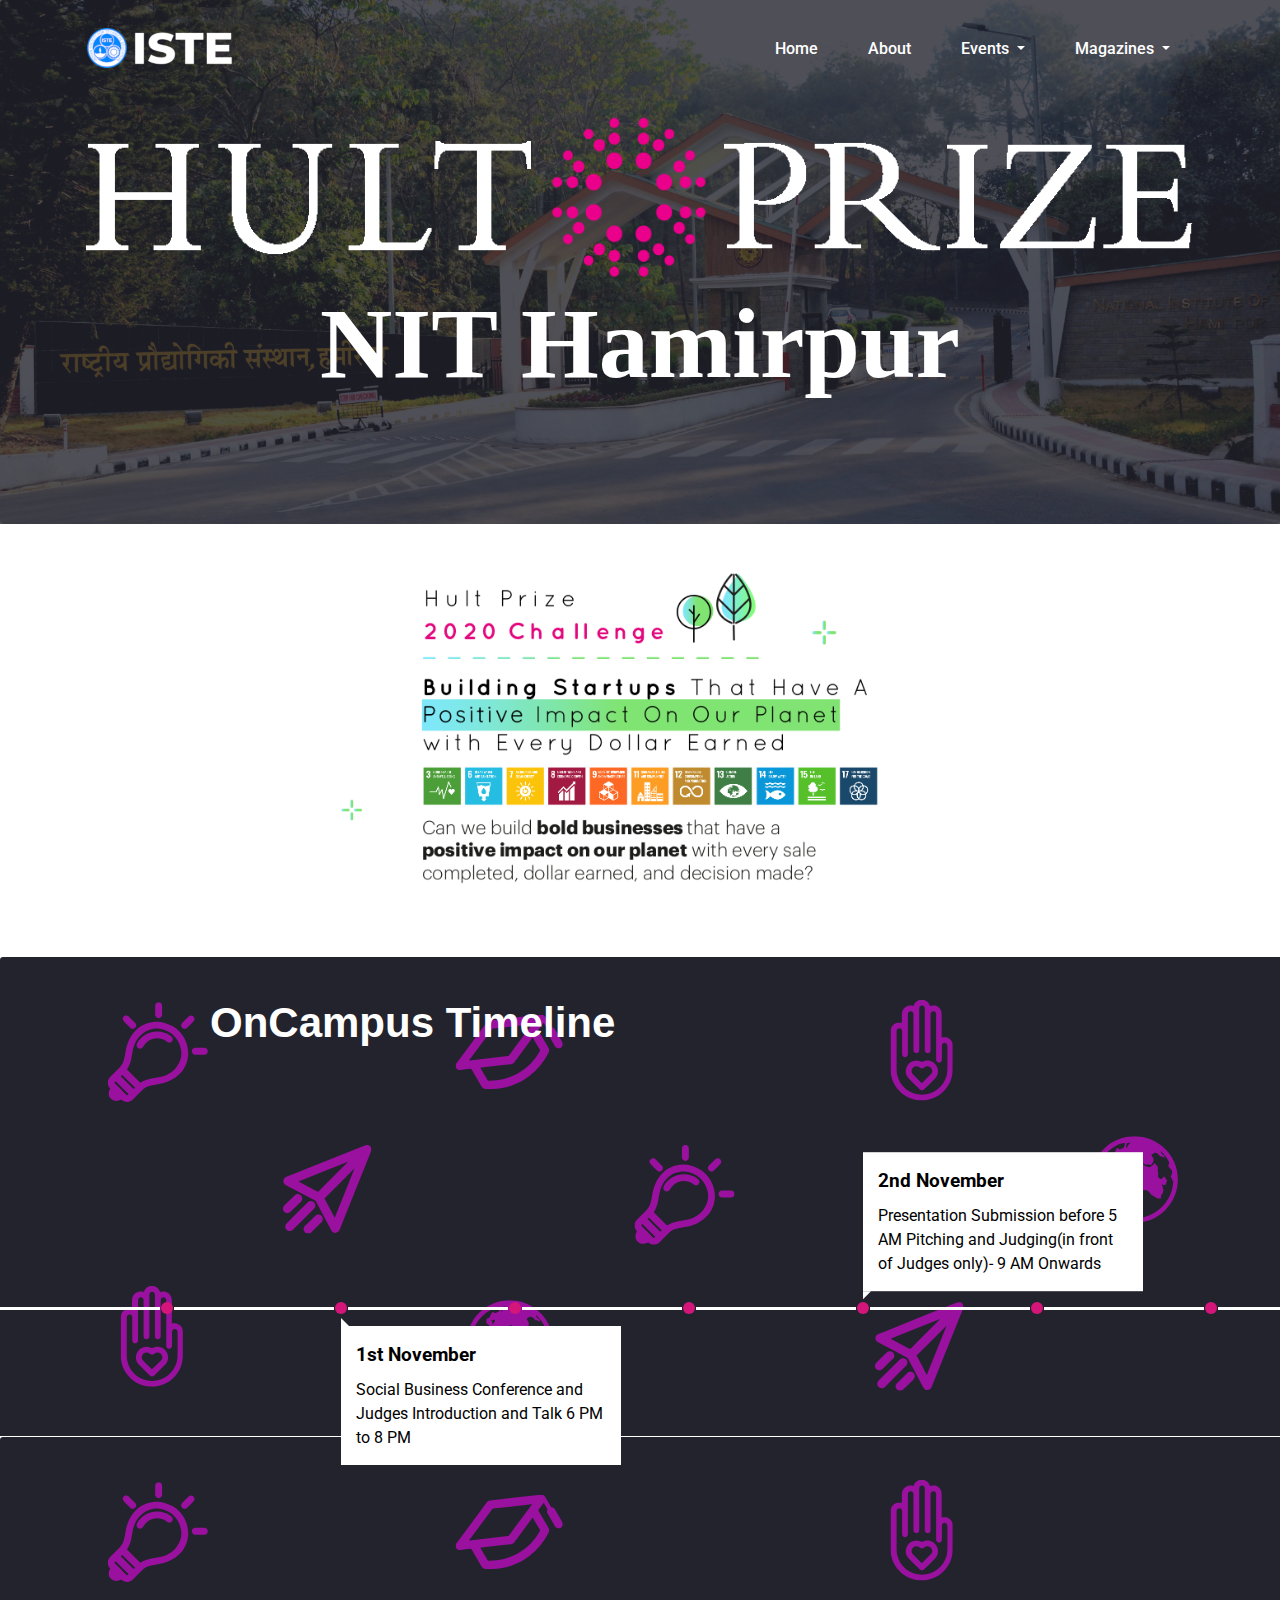
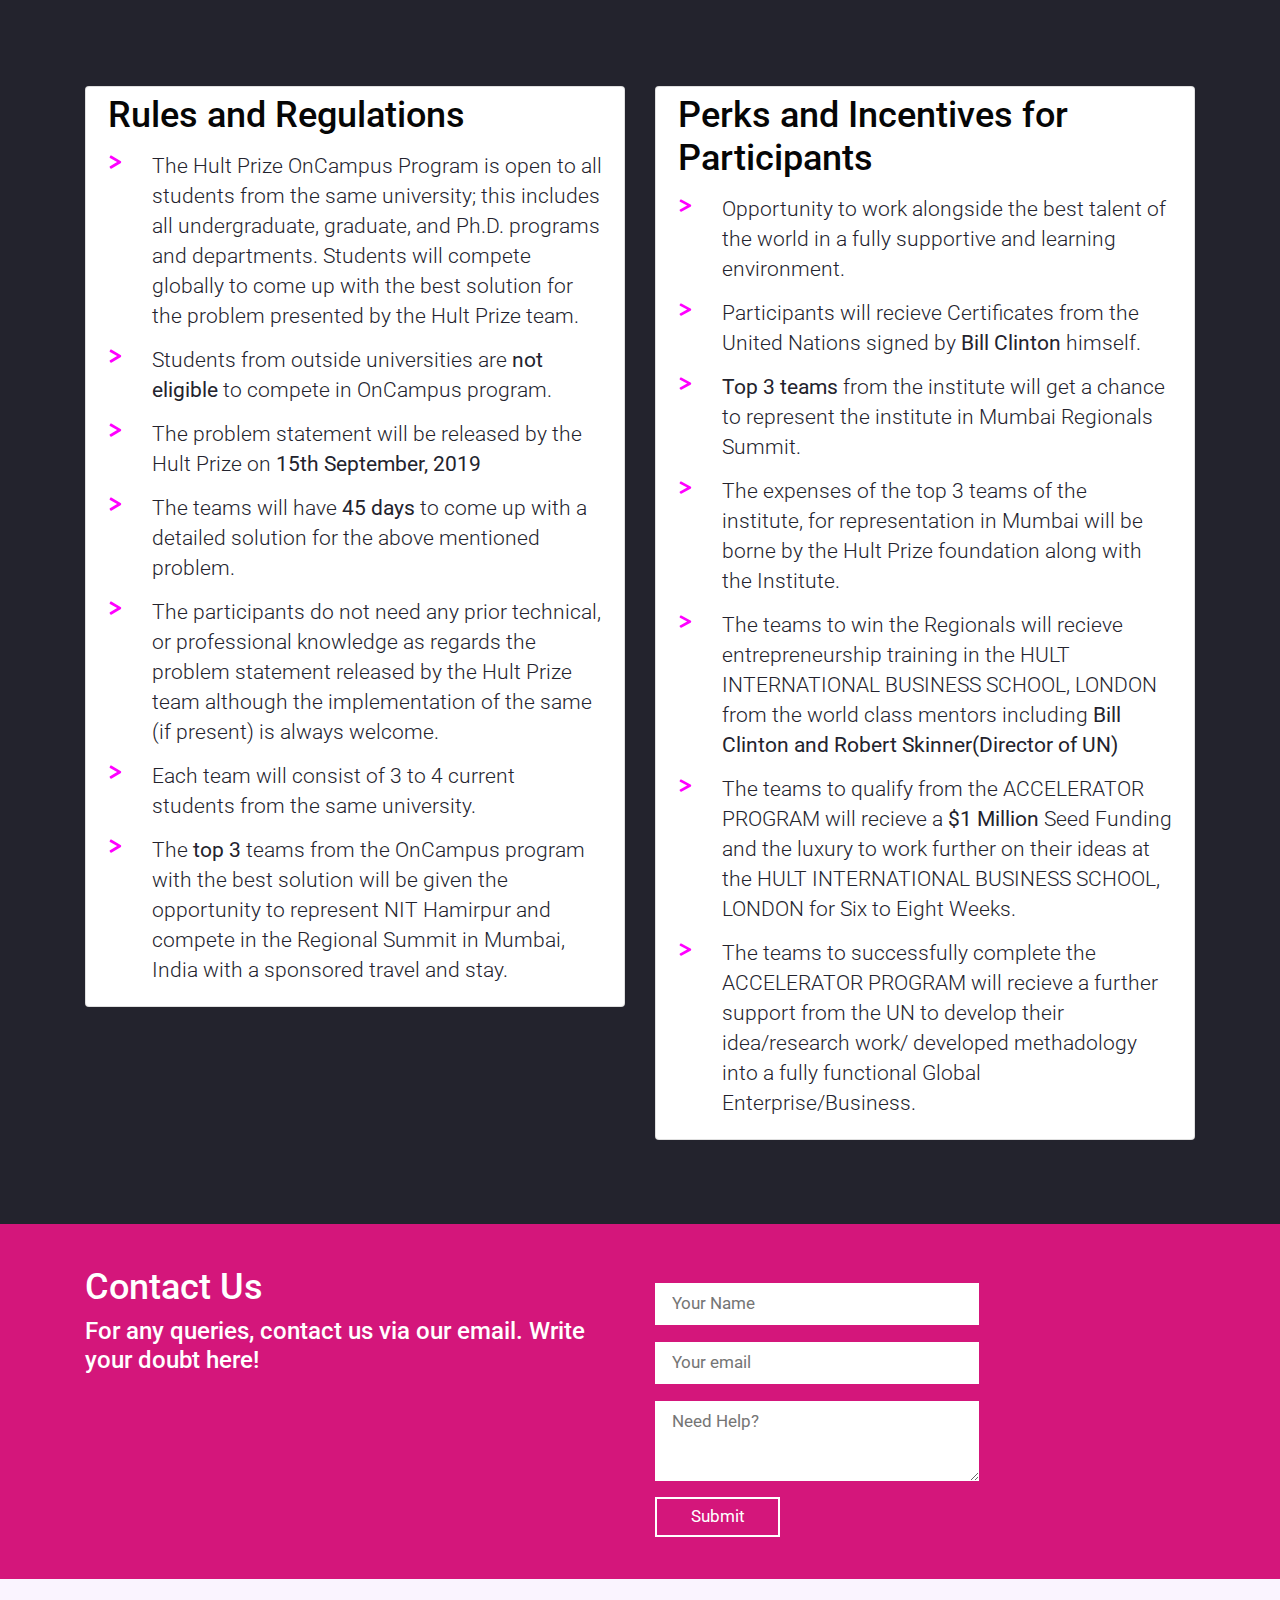
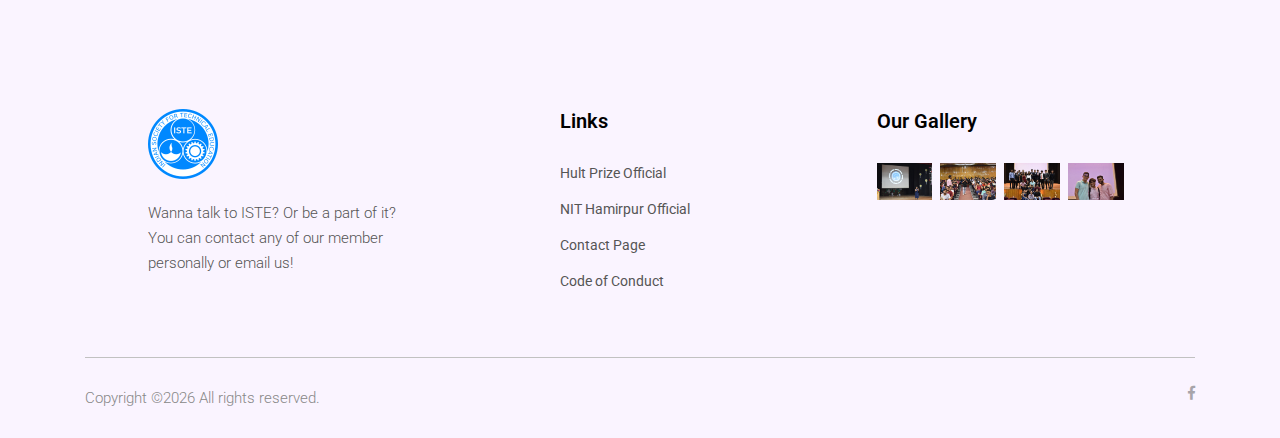
<file: hult.html>
<!doctype html>
<html lang="en">

<head>
   <!-- Required meta tags -->
   <meta charset="utf-8">
   <meta name="viewport" content="width=device-width, initial-scale=1, shrink-to-fit=no">
   <title>ISTE NIT Hamirpur</title>
   <link rel="icon" href="img/ISTE.png">
   <!-- Bootstrap CSS -->
   <link rel="stylesheet" href="css/bootstrap.min.css">
   <!-- animate CSS -->
   <link rel="stylesheet" href="css/animate.css">
   <!-- owl carousel CSS -->
   <link rel="stylesheet" href="css/owl.carousel.min.css">
   <!-- themify CSS -->
   <link rel="stylesheet" href="css/themify-icons.css">
   <!-- font awesome CSS -->
   <link rel="stylesheet" href="css/all.css">
   <!-- flaticon CSS -->
   <link rel="stylesheet" href="css/flaticon.css">
   <!-- magnific popup CSS -->
   <link rel="stylesheet" href="css/magnific-popup.css">
   <!-- nice select CSS -->
   <link rel="stylesheet" href="css/nice-select.css">
   <!-- swiper CSS -->
   <link rel="stylesheet" href="css/slick.css">
   <!-- style CSS -->
   <link rel="stylesheet" href="css/style.css">
    <!-- timeline CSS -->
   <link rel="stylesheet" href="css/timeline.css">
</head>

<body>
   <!--::header part start::-->
   <header class="main_menu home_menu">
    <div class="container">
        <div class="row align-items-center">
            <div class="col-lg-12">
                <nav class="navbar navbar-expand-lg navbar-light">
                    <a class="navbar-brand" href="index.html"> <img src="img/logo.png" alt="logo"> </a>
                    <button class="navbar-toggler" type="button" data-toggle="collapse"
                        data-target="#navbarSupportedContent" aria-controls="navbarSupportedContent"
                        aria-expanded="false" aria-label="Toggle navigation">
                        <span class="ti-menu"></span>
                    </button>

                    <div class="collapse navbar-collapse main-menu-item justify-content-end"
                        id="navbarSupportedContent">
                        <ul class="navbar-nav align-items-center">
                            <li class="nav-item">
                                <a class="nav-link" href="index.html">Home</a>
                            </li>
                            <li class="nav-item">
                                <a class="nav-link" href="index.html#aboutISTE">about</a>
                            </li>

                            <li class="nav-item dropdown">
                                <a class="nav-link dropdown-toggle" href="index.html#prody" id="navbarDropdown"
                                    role="button" data-toggle="dropdown" aria-haspopup="true" aria-expanded="false">
                                    Events
                                </a>
                                <div class="dropdown-menu" aria-labelledby="navbarDropdown">
                                    <a class="dropdown-item" href="index.html#prody">Prodyogiki</a>
                                    <a class="dropdown-item" href="index.html#pahal">Pahal</a>
                                </div>
                            </li>
                            <li class="nav-item dropdown">
                                <a class="nav-link dropdown-toggle" href="index.html#techTime" id="navbarDropdown_1"
                                    role="button" data-toggle="dropdown" aria-haspopup="true" aria-expanded="false">
                                    Magazines
                                </a>
                                <div class="dropdown-menu" aria-labelledby="navbarDropdown_1">
                                    <a class="dropdown-item" href="index.html#techTime">Tech Times</a>
                                    <a class="dropdown-item" href="index.html#trickTime">Trick Times</a>
                                </div>
                            </li>
                        </ul>
                    </div>
                </nav>
            </div>
        </div>
    </div>
</header>
<!-- Header part end-->

   <!-- breadcrumb start-->
   <section class="breadcrumb breadcrumb_bg">
      <div class="container">
         <div class="row">
            <div class="col-lg-12">
               <div class="breadcrumb_iner">
                  <div class="breadcrumb_iner_item text-center">
                    <img src="img/hultPrizeText.png" alt="">
                    <h2 class="banner_title">NIT Hamirpur</h2>
                </div>
               </div>
            </div>
         </div>
      </div>
   </section>
   <!-- breadcrumb start-->


    <div id="pstatement" class="container">
       <div class="row">
          <div class="col-lg-12">
             <div class="single-post">
                <div class="feature-img">
                   <img class="img-fluid" src="img/hultProblemStatement.png" alt="">
                </div>
             </div>
          </div>
        </div>
    </div>


    <!--=============== Timeline =================-->

    <section class="timeline">
        <h2>
            OnCampus Timeline
        </h2>
        <ol>
            <li></li>
            <li>
            <div>
                <time>1st November</time>Social Business Conference and Judges Introduction and Talk 6 PM to 8 PM
            </div>
            </li>
            <li></li>
            <li></li>
            <li>
            <div>
                <time>2nd November</time>Presentation Submission before 5 AM
                Pitching and Judging(in front of Judges only)- 9 AM Onwards
            </div>
            </li>
            
            <li></li>
            <li></li>
            <li>
            <div>
                <time>3rd November</time>Pitching Ceremony of Top and Winning Teams and Results Announcements!
            </div>
            </li>
            <li></li>
            <li></li>
            <li></li>
        </ol>
    </section>
    <!-- Rules and Perks start -->
    <div id="rules-and-perks">
    <div class="container">
        <div class="row">
            <div class="col-lg-6 col-sm-12">
                <section class="rules card">
                    <div class="container">
                        <h1>Rules and Regulations</h1>
                        <ul>
                            <li>
                                <div class="row">
                                    <div class="col-lg-1">
                                        <img src="img/arrow.svg" alt="">
                                    </div>
                                    <div class="col-lg-11">
                                        <p>
                                            The Hult Prize OnCampus Program is open to all students from the same university;
                                            this includes all undergraduate, graduate, and Ph.D. programs and departments. 
                                            Students will compete globally to come up with the best solution for the problem presented
                                                by the Hult Prize team.
                                        </p>
                                    </div>
                                </div>
                            </li>
                            <li>
                                <div class="row">
                                    <div class="col-lg-1">
                                        <img src="img/arrow.svg" alt="">
                                    </div>
                                    <div class="col-lg-11">
                                        <p>
                                            Students from outside universities are <strong>not eligible</strong> to compete in OnCampus program.
                                        </p>
                                    </div>
                                </div>
                            </li>
                            <li>
                                <div class="row">
                                    <div class="col-lg-1">
                                        <img src="img/arrow.svg" alt="">
                                    </div>
                                    <div class="col-lg-11">
                                        <p>
                                            The problem statement will be released by the Hult Prize on <strong>15th September, 2019</strong>
                                        </p>
                                    </div>
                                </div>
                            </li>
                            <li>
                                <div class="row">
                                    <div class="col-lg-1">
                                        <img src="img/arrow.svg" alt="">
                                    </div>
                                    <div class="col-lg-11">
                                        <p>
                                            The teams will have <strong>45 days</strong> to come up with a detailed solution for the above mentioned problem.
                                        </p>
                                    </div>
                                </div>
                            </li>
                            <li>
                                <div class="row">
                                    <div class="col-lg-1">
                                        <img src="img/arrow.svg" alt="">
                                    </div>
                                    <div class="col-lg-11">
                                        <p>
                                            The participants do not need any prior technical, or professional knowledge as regards
                                            the problem statement released by the Hult Prize team although the implementation of the 
                                            same (if present) is always welcome.
                                        </p>
                                    </div>
                                </div>
                            </li>
                            <li>
                                <div class="row">
                                    <div class="col-lg-1">
                                        <img src="img/arrow.svg" alt="">
                                    </div>
                                    <div class="col-lg-11">
                                        <p>
                                            Each team will consist of 3 to 4 current students from the same university.
                                        </p>
                                    </div>
                                </div>
                            </li>
                            <li>
                                <div class="row">
                                    <div class="col-lg-1">
                                        <img src="img/arrow.svg" alt="">
                                    </div>
                                    <div class="col-lg-11">
                                        <p>
                                            The <strong>top 3</strong> teams from the OnCampus program with the best solution will be given the opportunity to represent NIT Hamirpur and compete in the Regional Summit in Mumbai, India with a sponsored travel and stay.
                                        </p>
                                    </div>
                                </div>
                            </li>
                        </ul>
                    </div>
                </section>
            </div>
            <div class="col-lg-6 col-sm-12">
                <section class="perks card">
                    <div class="container">
                        <h1>Perks and Incentives for Participants</h1>
                        <ul>
                            <li>
                                <div class="row">
                                    <div class="col-lg-1">
                                        <img src="img/arrow.svg" alt="">
                                    </div>
                                    <div class="col-lg-11">
                                        <p>
                                            Opportunity to work alongside the best talent of 
                                            the world in a fully supportive and learning environment.
                                        </p>
                                    </div>
                                </div>
                            </li>
                            <li>
                                <div class="row">
                                    <div class="col-lg-1">
                                        <img src="img/arrow.svg" alt="">
                                    </div>
                                    <div class="col-lg-11">
                                        <p>
                                            Participants will recieve Certificates from the United Nations 
                                            signed by <strong>Bill Clinton</strong> himself.
                                        </p>
                                    </div>
                                </div>
                            </li>
                            <li>
                                <div class="row">
                                    <div class="col-lg-1">
                                        <img src="img/arrow.svg" alt="">
                                    </div>
                                    <div class="col-lg-11">
                                        <p>
                                            <strong>Top 3 teams</strong> from the institute will get a chance to 
                                            represent the institute in Mumbai Regionals Summit.
                                        </p>
                                    </div>
                                </div>
                            </li>
                            <li>
                                <div class="row">
                                    <div class="col-lg-1">
                                        <img src="img/arrow.svg" alt="">
                                    </div>
                                    <div class="col-lg-11">
                                        <p>
                                            The expenses of the top 3 teams of the institute, for representation in Mumbai
                                            will be borne by the Hult Prize foundation along with the Institute.
                                        </p>
                                    </div>
                                </div>
                            </li>
                            <li>
                                <div class="row">
                                    <div class="col-lg-1">
                                        <img src="img/arrow.svg" alt="">
                                    </div>
                                    <div class="col-lg-11">
                                        <p>
                                            The teams to win the Regionals will recieve entrepreneurship training in the HULT INTERNATIONAL
                                            BUSINESS SCHOOL, LONDON from the world class mentors including <strong>Bill Clinton and Robert Skinner(Director of UN)</strong>
                                        </p>
                                    </div>
                                </div>
                            </li>
                            <li>
                                <div class="row">
                                    <div class="col-lg-1">
                                        <img src="img/arrow.svg" alt="">
                                    </div>
                                    <div class="col-lg-11">
                                        <p>
                                            The teams to qualify from the ACCELERATOR PROGRAM will recieve a <strong>$1 Million</strong> Seed Funding and the luxury to work further on their ideas at the HULT INTERNATIONAL BUSINESS SCHOOL, LONDON for Six to Eight Weeks.
                                        </p>
                                    </div>
                                </div>
                            </li>
                            <li>
                                <div class="row">
                                    <div class="col-lg-1">
                                        <img src="img/arrow.svg" alt="">
                                    </div>
                                    <div class="col-lg-11">
                                        <p>
                                            The teams to successfully complete the ACCELERATOR PROGRAM will recieve a further support
                                            from the UN to develop their idea/research work/ developed methadology into a fully functional Global Enterprise/Business.
                                        </p>
                                    </div>
                                </div>
                            </li>
                        </ul>
                    </div>  
                </section>
            </div>
        </div>
    </div> <!-- this is for container -->
    </div>
    <!-- Rules and perks end -->

    <div id="contact_us_hult">
        <div class="container">
            <div class="row">
                <div class="col-lg-6 col-sm-12">
                    <h1>Contact Us</h1>
                    <h3>For any queries, contact us via our email. Write your doubt here!</h3>
                </div>
                <div class="col-lg-6 col-sm-12">
                    <form method="POST" action="https://formspree.io/hultprizenith@gmail.com">
                        <input type="text" name="name" placeholder="Your Name">
                        <input type="email" name="email" placeholder="Your email">
                        <textarea name="message" placeholder="Need Help?"></textarea>
                        <button type="submit">Submit</button>
                    </form>
                </div>
            </div>
        </div>
    </div>

    <!--::footer_part start::-->
    <footer class="footer_part">
        <div class="container">
            <div class="row justify-content-around">
                <div class="col-sm-6 col-lg-3">
                    <div class="single_footer_part">
                        <img src="img/ISTE.png" class="footer_logo" alt="">
                        <p>Wanna talk to ISTE? Or be a part of it? You can contact any of our member personally or email us!
                        </p>
                    </div>
                </div>
                <div class="col-sm-6 col-lg-2">
                    <div class="single_footer_part">
                        <h4>Links</h4>
                        <ul class="list-unstyled">
                            <li><a href="http://www.hultprize.org/" target="_blank">Hult Prize Official</a></li>
                            <li><a href="http://www.nith.ac.in/" target="_blank">NIT Hamirpur Official</a></li>
                            <li><a href="hult/contact.html" target="_blank">Contact Page</a></li>
                            <li><a href="hult/coc.html" target="_blank">Code of Conduct</a></li>
                        </ul>
                    </div>
                </div>
                <div class="col-sm-6 col-lg-3">
                    <div class="single_footer_part footer_3">
                        <h4> our Gallery</h4>
                        <div class="footer_img">
                            <div class="single_footer_img">
                                <img src="img/gallery1.JPG" alt="">
                            </div>
                            <div class="single_footer_img">
                                <img src="img/gallery2.JPG" alt="">
                            </div>
                            <div class="single_footer_img">
                                <img src="img/gallery3.JPG" alt="">
                            </div>
                            <div class="single_footer_img">
                                <img src="img/gallery4.JPG" alt="">
                            </div>
                        </div>
                    </div>
                </div>
            </div>
            <hr>
            <div class="row">
                <div class="col-lg-6">
                    <div class="copyright_text">
                        <P><!-- Link back to Colorlib can't be removed. Template is licensed under CC BY 3.0. -->
Copyright &copy;<script>document.write(new Date().getFullYear());</script> All rights reserved.
<!-- Link back to Colorlib can't be removed. Template is licensed under CC BY 3.0. --></P>
                    </div>
                </div>
                <div class="col-lg-6">
                    <div class="footer_icon social_icon">
                        <ul class="list-unstyled">
                            <li><a href="https://www.facebook.com/teamistenith/" class="single_social_icon"><i class="fab fa-facebook-f"></i></a></li>
                        </ul>
                    </div>
                </div>
            </div>
        </div>
    </footer>
    <!--::footer_part end::-->

   <!-- jquery plugins here-->
   <script src="../js/jquery-1.12.1.min.js"></script>
   <!-- popper js -->
   <script src="../js/popper.min.js"></script>
   <!-- bootstrap js -->
   <script src="../js/bootstrap.min.js"></script>
   <!-- easing js -->
   <script src="../js/jquery.magnific-popup.js"></script>
   <!-- swiper js -->
   <script src="../js/swiper.min.js"></script>
   <script src="../js/wow.min.js"></script>
   <script src="../js/jquery.smooth-scroll.min.js"></script>
   <!-- swiper js -->
   <script src="../js/masonry.pkgd.js"></script>
   <!-- particles js -->
   <script src="../js/owl.carousel.min.js"></script>
   <script src="../js/jquery.nice-select.min.js"></script>
   <!-- swiper js -->
   <script src="../js/slick.min.js"></script>
   <script src="../js/jquery.counterup.min.js"></script>
   <script src="../js/waypoints.min.js"></script>
   <script src="../js/countdown.jquery.min.js"></script>
   <!-- contact js -->
   <script src="../js/jquery.ajaxchimp.min.js"></script>
   <script src="../js/jquery.form.js"></script>
   <script src="../js/jquery.validate.min.js"></script>
   <script src="../js/mail-script.js"></script>
   <script src="../js/contact.js"></script>
   <!-- custom js -->
   <script src="../js/custom.js"></script>
</body>

</html>
</file>
<file: css/themify-icons.css>
@font-face {
	font-family: 'themify';
	src:url('../fonts/themify.eot?-fvbane');
	src:url('../fonts/themify.eot?#iefix-fvbane') format('embedded-opentype'),
		url('../fonts/themify.woff?-fvbane') format('woff'),
		url('../fonts/themify.ttf?-fvbane') format('truetype'),
		url('../fonts/themify.svg?-fvbane#themify') format('svg');
	font-weight: normal;
	font-style: normal;
}

[class^="ti-"], [class*=" ti-"] {
	font-family: 'themify';
	speak: none;
	font-style: normal;
	font-weight: normal;
	font-variant: normal;
	text-transform: none;
	line-height: 1;

	/* Better Font Rendering =========== */
	-webkit-font-smoothing: antialiased;
	-moz-osx-font-smoothing: grayscale;
}

.ti-wand:before {
	content: "\e600";
}
.ti-volume:before {
	content: "\e601";
}
.ti-user:before {
	content: "\e602";
}
.ti-unlock:before {
	content: "\e603";
}
.ti-unlink:before {
	content: "\e604";
}
.ti-trash:before {
	content: "\e605";
}
.ti-thought:before {
	content: "\e606";
}
.ti-target:before {
	content: "\e607";
}
.ti-tag:before {
	content: "\e608";
}
.ti-tablet:before {
	content: "\e609";
}
.ti-star:before {
	content: "\e60a";
}
.ti-spray:before {
	content: "\e60b";
}
.ti-signal:before {
	content: "\e60c";
}
.ti-shopping-cart:before {
	content: "\e60d";
}
.ti-shopping-cart-full:before {
	content: "\e60e";
}
.ti-settings:before {
	content: "\e60f";
}
.ti-search:before {
	content: "\e610";
}
.ti-zoom-in:before {
	content: "\e611";
}
.ti-zoom-out:before {
	content: "\e612";
}
.ti-cut:before {
	content: "\e613";
}
.ti-ruler:before {
	content: "\e614";
}
.ti-ruler-pencil:before {
	content: "\e615";
}
.ti-ruler-alt:before {
	content: "\e616";
}
.ti-bookmark:before {
	content: "\e617";
}
.ti-bookmark-alt:before {
	content: "\e618";
}
.ti-reload:before {
	content: "\e619";
}
.ti-plus:before {
	content: "\e61a";
}
.ti-pin:before {
	content: "\e61b";
}
.ti-pencil:before {
	content: "\e61c";
}
.ti-pencil-alt:before {
	content: "\e61d";
}
.ti-paint-roller:before {
	content: "\e61e";
}
.ti-paint-bucket:before {
	content: "\e61f";
}
.ti-na:before {
	content: "\e620";
}
.ti-mobile:before {
	content: "\e621";
}
.ti-minus:before {
	content: "\e622";
}
.ti-medall:before {
	content: "\e623";
}
.ti-medall-alt:before {
	content: "\e624";
}
.ti-marker:before {
	content: "\e625";
}
.ti-marker-alt:before {
	content: "\e626";
}
.ti-arrow-up:before {
	content: "\e627";
}
.ti-arrow-right:before {
	content: "\e628";
}
.ti-arrow-left:before {
	content: "\e629";
}
.ti-arrow-down:before {
	content: "\e62a";
}
.ti-lock:before {
	content: "\e62b";
}
.ti-location-arrow:before {
	content: "\e62c";
}
.ti-link:before {
	content: "\e62d";
}
.ti-layout:before {
	content: "\e62e";
}
.ti-layers:before {
	content: "\e62f";
}
.ti-layers-alt:before {
	content: "\e630";
}
.ti-key:before {
	content: "\e631";
}
.ti-import:before {
	content: "\e632";
}
.ti-image:before {
	content: "\e633";
}
.ti-heart:before {
	content: "\e634";
}
.ti-heart-broken:before {
	content: "\e635";
}
.ti-hand-stop:before {
	content: "\e636";
}
.ti-hand-open:before {
	content: "\e637";
}
.ti-hand-drag:before {
	content: "\e638";
}
.ti-folder:before {
	content: "\e639";
}
.ti-flag:before {
	content: "\e63a";
}
.ti-flag-alt:before {
	content: "\e63b";
}
.ti-flag-alt-2:before {
	content: "\e63c";
}
.ti-eye:before {
	content: "\e63d";
}
.ti-export:before {
	content: "\e63e";
}
.ti-exchange-vertical:before {
	content: "\e63f";
}
.ti-desktop:before {
	content: "\e640";
}
.ti-cup:before {
	content: "\e641";
}
.ti-crown:before {
	content: "\e642";
}
.ti-comments:before {
	content: "\e643";
}
.ti-comment:before {
	content: "\e644";
}
.ti-comment-alt:before {
	content: "\e645";
}
.ti-close:before {
	content: "\e646";
}
.ti-clip:before {
	content: "\e647";
}
.ti-angle-up:before {
	content: "\e648";
}
.ti-angle-right:before {
	content: "\e649";
}
.ti-angle-left:before {
	content: "\e64a";
}
.ti-angle-down:before {
	content: "\e64b";
}
.ti-check:before {
	content: "\e64c";
}
.ti-check-box:before {
	content: "\e64d";
}
.ti-camera:before {
	content: "\e64e";
}
.ti-announcement:before {
	content: "\e64f";
}
.ti-brush:before {
	content: "\e650";
}
.ti-briefcase:before {
	content: "\e651";
}
.ti-bolt:before {
	content: "\e652";
}
.ti-bolt-alt:before {
	content: "\e653";
}
.ti-blackboard:before {
	content: "\e654";
}
.ti-bag:before {
	content: "\e655";
}
.ti-move:before {
	content: "\e656";
}
.ti-arrows-vertical:before {
	content: "\e657";
}
.ti-arrows-horizontal:before {
	content: "\e658";
}
.ti-fullscreen:before {
	content: "\e659";
}
.ti-arrow-top-right:before {
	content: "\e65a";
}
.ti-arrow-top-left:before {
	content: "\e65b";
}
.ti-arrow-circle-up:before {
	content: "\e65c";
}
.ti-arrow-circle-right:before {
	content: "\e65d";
}
.ti-arrow-circle-left:before {
	content: "\e65e";
}
.ti-arrow-circle-down:before {
	content: "\e65f";
}
.ti-angle-double-up:before {
	content: "\e660";
}
.ti-angle-double-right:before {
	content: "\e661";
}
.ti-angle-double-left:before {
	content: "\e662";
}
.ti-angle-double-down:before {
	content: "\e663";
}
.ti-zip:before {
	content: "\e664";
}
.ti-world:before {
	content: "\e665";
}
.ti-wheelchair:before {
	content: "\e666";
}
.ti-view-list:before {
	content: "\e667";
}
.ti-view-list-alt:before {
	content: "\e668";
}
.ti-view-grid:before {
	content: "\e669";
}
.ti-uppercase:before {
	content: "\e66a";
}
.ti-upload:before {
	content: "\e66b";
}
.ti-underline:before {
	content: "\e66c";
}
.ti-truck:before {
	content: "\e66d";
}
.ti-timer:before {
	content: "\e66e";
}
.ti-ticket:before {
	content: "\e66f";
}
.ti-thumb-up:before {
	content: "\e670";
}
.ti-thumb-down:before {
	content: "\e671";
}
.ti-text:before {
	content: "\e672";
}
.ti-stats-up:before {
	content: "\e673";
}
.ti-stats-down:before {
	content: "\e674";
}
.ti-split-v:before {
	content: "\e675";
}
.ti-split-h:before {
	content: "\e676";
}
.ti-smallcap:before {
	content: "\e677";
}
.ti-shine:before {
	content: "\e678";
}
.ti-shift-right:before {
	content: "\e679";
}
.ti-shift-left:before {
	content: "\e67a";
}
.ti-shield:before {
	content: "\e67b";
}
.ti-notepad:before {
	content: "\e67c";
}
.ti-server:before {
	content: "\e67d";
}
.ti-quote-right:before {
	content: "\e67e";
}
.ti-quote-left:before {
	content: "\e67f";
}
.ti-pulse:before {
	content: "\e680";
}
.ti-printer:before {
	content: "\e681";
}
.ti-power-off:before {
	content: "\e682";
}
.ti-plug:before {
	content: "\e683";
}
.ti-pie-chart:before {
	content: "\e684";
}
.ti-paragraph:before {
	content: "\e685";
}
.ti-panel:before {
	content: "\e686";
}
.ti-package:before {
	content: "\e687";
}
.ti-music:before {
	content: "\e688";
}
.ti-music-alt:before {
	content: "\e689";
}
.ti-mouse:before {
	content: "\e68a";
}
.ti-mouse-alt:before {
	content: "\e68b";
}
.ti-money:before {
	content: "\e68c";
}
.ti-microphone:before {
	content: "\e68d";
}
.ti-menu:before {
	content: "\e68e";
}
.ti-menu-alt:before {
	content: "\e68f";
}
.ti-map:before {
	content: "\e690";
}
.ti-map-alt:before {
	content: "\e691";
}
.ti-loop:before {
	content: "\e692";
}
.ti-location-pin:before {
	content: "\e693";
}
.ti-list:before {
	content: "\e694";
}
.ti-light-bulb:before {
	content: "\e695";
}
.ti-Italic:before {
	content: "\e696";
}
.ti-info:before {
	content: "\e697";
}
.ti-infinite:before {
	content: "\e698";
}
.ti-id-badge:before {
	content: "\e699";
}
.ti-hummer:before {
	content: "\e69a";
}
.ti-home:before {
	content: "\e69b";
}
.ti-help:before {
	content: "\e69c";
}
.ti-headphone:before {
	content: "\e69d";
}
.ti-harddrives:before {
	content: "\e69e";
}
.ti-harddrive:before {
	content: "\e69f";
}
.ti-gift:before {
	content: "\e6a0";
}
.ti-game:before {
	content: "\e6a1";
}
.ti-filter:before {
	content: "\e6a2";
}
.ti-files:before {
	content: "\e6a3";
}
.ti-file:before {
	content: "\e6a4";
}
.ti-eraser:before {
	content: "\e6a5";
}
.ti-envelope:before {
	content: "\e6a6";
}
.ti-download:before {
	content: "\e6a7";
}
.ti-direction:before {
	content: "\e6a8";
}
.ti-direction-alt:before {
	content: "\e6a9";
}
.ti-dashboard:before {
	content: "\e6aa";
}
.ti-control-stop:before {
	content: "\e6ab";
}
.ti-control-shuffle:before {
	content: "\e6ac";
}
.ti-control-play:before {
	content: "\e6ad";
}
.ti-control-pause:before {
	content: "\e6ae";
}
.ti-control-forward:before {
	content: "\e6af";
}
.ti-control-backward:before {
	content: "\e6b0";
}
.ti-cloud:before {
	content: "\e6b1";
}
.ti-cloud-up:before {
	content: "\e6b2";
}
.ti-cloud-down:before {
	content: "\e6b3";
}
.ti-clipboard:before {
	content: "\e6b4";
}
.ti-car:before {
	content: "\e6b5";
}
.ti-calendar:before {
	content: "\e6b6";
}
.ti-book:before {
	content: "\e6b7";
}
.ti-bell:before {
	content: "\e6b8";
}
.ti-basketball:before {
	content: "\e6b9";
}
.ti-bar-chart:before {
	content: "\e6ba";
}
.ti-bar-chart-alt:before {
	content: "\e6bb";
}
.ti-back-right:before {
	content: "\e6bc";
}
.ti-back-left:before {
	content: "\e6bd";
}
.ti-arrows-corner:before {
	content: "\e6be";
}
.ti-archive:before {
	content: "\e6bf";
}
.ti-anchor:before {
	content: "\e6c0";
}
.ti-align-right:before {
	content: "\e6c1";
}
.ti-align-left:before {
	content: "\e6c2";
}
.ti-align-justify:before {
	content: "\e6c3";
}
.ti-align-center:before {
	content: "\e6c4";
}
.ti-alert:before {
	content: "\e6c5";
}
.ti-alarm-clock:before {
	content: "\e6c6";
}
.ti-agenda:before {
	content: "\e6c7";
}
.ti-write:before {
	content: "\e6c8";
}
.ti-window:before {
	content: "\e6c9";
}
.ti-widgetized:before {
	content: "\e6ca";
}
.ti-widget:before {
	content: "\e6cb";
}
.ti-widget-alt:before {
	content: "\e6cc";
}
.ti-wallet:before {
	content: "\e6cd";
}
.ti-video-clapper:before {
	content: "\e6ce";
}
.ti-video-camera:before {
	content: "\e6cf";
}
.ti-vector:before {
	content: "\e6d0";
}
.ti-themify-logo:before {
	content: "\e6d1";
}
.ti-themify-favicon:before {
	content: "\e6d2";
}
.ti-themify-favicon-alt:before {
	content: "\e6d3";
}
.ti-support:before {
	content: "\e6d4";
}
.ti-stamp:before {
	content: "\e6d5";
}
.ti-split-v-alt:before {
	content: "\e6d6";
}
.ti-slice:before {
	content: "\e6d7";
}
.ti-shortcode:before {
	content: "\e6d8";
}
.ti-shift-right-alt:before {
	content: "\e6d9";
}
.ti-shift-left-alt:before {
	content: "\e6da";
}
.ti-ruler-alt-2:before {
	content: "\e6db";
}
.ti-receipt:before {
	content: "\e6dc";
}
.ti-pin2:before {
	content: "\e6dd";
}
.ti-pin-alt:before {
	content: "\e6de";
}
.ti-pencil-alt2:before {
	content: "\e6df";
}
.ti-palette:before {
	content: "\e6e0";
}
.ti-more:before {
	content: "\e6e1";
}
.ti-more-alt:before {
	content: "\e6e2";
}
.ti-microphone-alt:before {
	content: "\e6e3";
}
.ti-magnet:before {
	content: "\e6e4";
}
.ti-line-double:before {
	content: "\e6e5";
}
.ti-line-dotted:before {
	content: "\e6e6";
}
.ti-line-dashed:before {
	content: "\e6e7";
}
.ti-layout-width-full:before {
	content: "\e6e8";
}
.ti-layout-width-default:before {
	content: "\e6e9";
}
.ti-layout-width-default-alt:before {
	content: "\e6ea";
}
.ti-layout-tab:before {
	content: "\e6eb";
}
.ti-layout-tab-window:before {
	content: "\e6ec";
}
.ti-layout-tab-v:before {
	content: "\e6ed";
}
.ti-layout-tab-min:before {
	content: "\e6ee";
}
.ti-layout-slider:before {
	content: "\e6ef";
}
.ti-layout-slider-alt:before {
	content: "\e6f0";
}
.ti-layout-sidebar-right:before {
	content: "\e6f1";
}
.ti-layout-sidebar-none:before {
	content: "\e6f2";
}
.ti-layout-sidebar-left:before {
	content: "\e6f3";
}
.ti-layout-placeholder:before {
	content: "\e6f4";
}
.ti-layout-menu:before {
	content: "\e6f5";
}
.ti-layout-menu-v:before {
	content: "\e6f6";
}
.ti-layout-menu-separated:before {
	content: "\e6f7";
}
.ti-layout-menu-full:before {
	content: "\e6f8";
}
.ti-layout-media-right-alt:before {
	content: "\e6f9";
}
.ti-layout-media-right:before {
	content: "\e6fa";
}
.ti-layout-media-overlay:before {
	content: "\e6fb";
}
.ti-layout-media-overlay-alt:before {
	content: "\e6fc";
}
.ti-layout-media-overlay-alt-2:before {
	content: "\e6fd";
}
.ti-layout-media-left-alt:before {
	content: "\e6fe";
}
.ti-layout-media-left:before {
	content: "\e6ff";
}
.ti-layout-media-center-alt:before {
	content: "\e700";
}
.ti-layout-media-center:before {
	content: "\e701";
}
.ti-layout-list-thumb:before {
	content: "\e702";
}
.ti-layout-list-thumb-alt:before {
	content: "\e703";
}
.ti-layout-list-post:before {
	content: "\e704";
}
.ti-layout-list-large-image:before {
	content: "\e705";
}
.ti-layout-line-solid:before {
	content: "\e706";
}
.ti-layout-grid4:before {
	content: "\e707";
}
.ti-layout-grid3:before {
	content: "\e708";
}
.ti-layout-grid2:before {
	content: "\e709";
}
.ti-layout-grid2-thumb:before {
	content: "\e70a";
}
.ti-layout-cta-right:before {
	content: "\e70b";
}
.ti-layout-cta-left:before {
	content: "\e70c";
}
.ti-layout-cta-center:before {
	content: "\e70d";
}
.ti-layout-cta-btn-right:before {
	content: "\e70e";
}
.ti-layout-cta-btn-left:before {
	content: "\e70f";
}
.ti-layout-column4:before {
	content: "\e710";
}
.ti-layout-column3:before {
	content: "\e711";
}
.ti-layout-column2:before {
	content: "\e712";
}
.ti-layout-accordion-separated:before {
	content: "\e713";
}
.ti-layout-accordion-merged:before {
	content: "\e714";
}
.ti-layout-accordion-list:before {
	content: "\e715";
}
.ti-ink-pen:before {
	content: "\e716";
}
.ti-info-alt:before {
	content: "\e717";
}
.ti-help-alt:before {
	content: "\e718";
}
.ti-headphone-alt:before {
	content: "\e719";
}
.ti-hand-point-up:before {
	content: "\e71a";
}
.ti-hand-point-right:before {
	content: "\e71b";
}
.ti-hand-point-left:before {
	content: "\e71c";
}
.ti-hand-point-down:before {
	content: "\e71d";
}
.ti-gallery:before {
	content: "\e71e";
}
.ti-face-smile:before {
	content: "\e71f";
}
.ti-face-sad:before {
	content: "\e720";
}
.ti-credit-card:before {
	content: "\e721";
}
.ti-control-skip-forward:before {
	content: "\e722";
}
.ti-control-skip-backward:before {
	content: "\e723";
}
.ti-control-record:before {
	content: "\e724";
}
.ti-control-eject:before {
	content: "\e725";
}
.ti-comments-smiley:before {
	content: "\e726";
}
.ti-brush-alt:before {
	content: "\e727";
}
.ti-youtube:before {
	content: "\e728";
}
.ti-vimeo:before {
	content: "\e729";
}
.ti-twitter:before {
	content: "\e72a";
}
.ti-time:before {
	content: "\e72b";
}
.ti-tumblr:before {
	content: "\e72c";
}
.ti-skype:before {
	content: "\e72d";
}
.ti-share:before {
	content: "\e72e";
}
.ti-share-alt:before {
	content: "\e72f";
}
.ti-rocket:before {
	content: "\e730";
}
.ti-pinterest:before {
	content: "\e731";
}
.ti-new-window:before {
	content: "\e732";
}
.ti-microsoft:before {
	content: "\e733";
}
.ti-list-ol:before {
	content: "\e734";
}
.ti-linkedin:before {
	content: "\e735";
}
.ti-layout-sidebar-2:before {
	content: "\e736";
}
.ti-layout-grid4-alt:before {
	content: "\e737";
}
.ti-layout-grid3-alt:before {
	content: "\e738";
}
.ti-layout-grid2-alt:before {
	content: "\e739";
}
.ti-layout-column4-alt:before {
	content: "\e73a";
}
.ti-layout-column3-alt:before {
	content: "\e73b";
}
.ti-layout-column2-alt:before {
	content: "\e73c";
}
.ti-instagram:before {
	content: "\e73d";
}
.ti-google:before {
	content: "\e73e";
}
.ti-github:before {
	content: "\e73f";
}
.ti-flickr:before {
	content: "\e740";
}
.ti-facebook:before {
	content: "\e741";
}
.ti-dropbox:before {
	content: "\e742";
}
.ti-dribbble:before {
	content: "\e743";
}
.ti-apple:before {
	content: "\e744";
}
.ti-android:before {
	content: "\e745";
}
.ti-save:before {
	content: "\e746";
}
.ti-save-alt:before {
	content: "\e747";
}
.ti-yahoo:before {
	content: "\e748";
}
.ti-wordpress:before {
	content: "\e749";
}
.ti-vimeo-alt:before {
	content: "\e74a";
}
.ti-twitter-alt:before {
	content: "\e74b";
}
.ti-tumblr-alt:before {
	content: "\e74c";
}
.ti-trello:before {
	content: "\e74d";
}
.ti-stack-overflow:before {
	content: "\e74e";
}
.ti-soundcloud:before {
	content: "\e74f";
}
.ti-sharethis:before {
	content: "\e750";
}
.ti-sharethis-alt:before {
	content: "\e751";
}
.ti-reddit:before {
	content: "\e752";
}
.ti-pinterest-alt:before {
	content: "\e753";
}
.ti-microsoft-alt:before {
	content: "\e754";
}
.ti-linux:before {
	content: "\e755";
}
.ti-jsfiddle:before {
	content: "\e756";
}
.ti-joomla:before {
	content: "\e757";
}
.ti-html5:before {
	content: "\e758";
}
.ti-flickr-alt:before {
	content: "\e759";
}
.ti-email:before {
	content: "\e75a";
}
.ti-drupal:before {
	content: "\e75b";
}
.ti-dropbox-alt:before {
	content: "\e75c";
}
.ti-css3:before {
	content: "\e75d";
}
.ti-rss:before {
	content: "\e75e";
}
.ti-rss-alt:before {
	content: "\e75f";
}
</file>
<file: css/flaticon.css>
/*
  	Flaticon icon font: Flaticon
  	Creation date: 08/06/2019 05:09
  	*/

@font-face {
  font-family: "Flaticon";
  src: url("../fonts/Flaticon.eot");
  src: url("../fonts/Flaticon.eot?#iefix") format("embedded-opentype"),
       url("../fonts/Flaticon.woff2") format("woff2"),
       url("../fonts/Flaticon.woff") format("woff"),
       url("../fonts/Flaticon.ttf") format("truetype"),
       url("../fonts/Flaticon.svg#Flaticon") format("svg");
  font-weight: normal;
  font-style: normal;
}

@media screen and (-webkit-min-device-pixel-ratio:0) {
  @font-face {
    font-family: "Flaticon";
    src: url("./Flaticon.svg#Flaticon") format("svg");
  }
}

[class^="flaticon-"]:before, [class*=" flaticon-"]:before,
[class^="flaticon-"]:after, [class*=" flaticon-"]:after {   
  font-family: Flaticon;
font-style: normal;
}

.flaticon-money:before { content: "\f100"; }
.flaticon-goal:before { content: "\f101"; }
.flaticon-goal-1:before { content: "\f102"; }
.flaticon-comment:before { content: "\f103"; }
.flaticon-calendar:before { content: "\f104"; }
</file>
<file: css/nice-select.css>
.nice-select {
  -webkit-tap-highlight-color: transparent;
  background-color: #fff;
  border-radius: 5px;
  border: solid 1px #e8e8e8;
  box-sizing: border-box;
  clear: both;
  cursor: pointer;
  display: block;
  float: left;
  font-family: inherit;
  font-size: 14px;
  font-weight: normal;
  height: 42px;
  line-height: 40px;
  outline: none;
  padding-left: 18px;
  padding-right: 30px;
  position: relative;
  text-align: left !important;
  -webkit-transition: all 0.2s ease-in-out;
  transition: all 0.2s ease-in-out;
  -webkit-user-select: none;
     -moz-user-select: none;
      -ms-user-select: none;
          user-select: none;
  white-space: nowrap;
  width: auto; }
  .nice-select:hover {
    border-color: #dbdbdb; }
  .nice-select:active, .nice-select.open, .nice-select:focus {
    border-color: #999; }
  .nice-select:after {
    border-bottom: 2px solid #999;
    border-right: 2px solid #999;
    content: '';
    display: block;
    height: 10px;
    margin-top: -4px;
    pointer-events: none;
    position: absolute;
    right: 12px;
    top: 50%;
    -webkit-transform-origin: 66% 66%;
        -ms-transform-origin: 66% 66%;
            transform-origin: 66% 66%;
    -webkit-transform: rotate(45deg);
        -ms-transform: rotate(45deg);
            transform: rotate(45deg);
    -webkit-transition: all 0.15s ease-in-out;
    transition: all 0.15s ease-in-out;
    width: 10px; }
  .nice-select.open:after {
    -webkit-transform: rotate(-135deg);
        -ms-transform: rotate(-135deg);
            transform: rotate(-135deg); }
  .nice-select.open .list {
    opacity: 1;
    pointer-events: auto;
    -webkit-transform: scale(1) translateY(0);
        -ms-transform: scale(1) translateY(0);
            transform: scale(1) translateY(0); }
  .nice-select.disabled {
    border-color: #ededed;
    color: #999;
    pointer-events: none; }
    .nice-select.disabled:after {
      border-color: #cccccc; }
  .nice-select.wide {
    width: 100%; }
    .nice-select.wide .list {
      left: 0 !important;
      right: 0 !important; }
  .nice-select.right {
    float: right; }
    .nice-select.right .list {
      left: auto;
      right: 0; }
  .nice-select.small {
    font-size: 12px;
    height: 36px;
    line-height: 34px; }
    .nice-select.small:after {
      height: 4px;
      width: 4px; }
    .nice-select.small .option {
      line-height: 34px;
      min-height: 34px; }
  .nice-select .list {
    background-color: #fff;
    border-radius: 5px;
    box-shadow: 0 0 0 1px rgba(68, 68, 68, 0.11);
    box-sizing: border-box;
    margin-top: 4px;
    opacity: 0;
    overflow: hidden;
    padding: 0;
    pointer-events: none;
    position: absolute;
    top: 100%;
    left: 0;
    -webkit-transform-origin: 50% 0;
        -ms-transform-origin: 50% 0;
            transform-origin: 50% 0;
    -webkit-transform: scale(0.75) translateY(-21px);
        -ms-transform: scale(0.75) translateY(-21px);
            transform: scale(0.75) translateY(-21px);
    -webkit-transition: all 0.2s cubic-bezier(0.5, 0, 0, 1.25), opacity 0.15s ease-out;
    transition: all 0.2s cubic-bezier(0.5, 0, 0, 1.25), opacity 0.15s ease-out;
    z-index: 9; }
    .nice-select .list:hover .option:not(:hover) {
      background-color: transparent !important; }
  .nice-select .option {
    cursor: pointer;
    font-weight: 400;
    line-height: 40px;
    list-style: none;
    min-height: 40px;
    outline: none;
    padding-left: 18px;
    padding-right: 29px;
    text-align: left;
    -webkit-transition: all 0.2s;
    transition: all 0.2s; }
    .nice-select .option:hover, .nice-select .option.focus, .nice-select .option.selected.focus {
      background-color: #f6f6f6; }
    .nice-select .option.selected {
      font-weight: bold; }
    .nice-select .option.disabled {
      background-color: transparent;
      color: #999;
      cursor: default; }

.no-csspointerevents .nice-select .list {
  display: none; }

.no-csspointerevents .nice-select.open .list {
  display: block; }
</file>
<file: css/style.css>
@import url("https://fonts.googleapis.com/css?family=Playfair+Display:400,700|Roboto:300,400,500,700&display=swap");
/* line 1, ../../01 cl html template/03_jun 2019/183_Charity_html/sass/_extends.scss */
.btn_2:hover, .btn_3 {
  /* background-image: -webkit-linear-gradient(right, #7f00ff 0%, #e100ff 50%, #7f00ff 100%); */
  /* background-image: linear-gradient(to left, #7f00ff 0%, #e100ff 50%, #7f00ff 100%); */
  background: #e100ff;
  color: #fff;
  box-shadow: 0 0 5px #23232d;
}

html {
  scroll-behavior: smooth;
  padding: 0;
  margin: 0;
}

/**************** common css start ****************/
/* line 3, ../../01 cl html template/03_jun 2019/183_Charity_html/sass/_common.scss */
body {
  font-family: "Roboto", sans-serif;
  padding: 0;
  font-size: 14px;
}

/* line 9, ../../01 cl html template/03_jun 2019/183_Charity_html/sass/_common.scss */
.message_submit_form:focus {
  outline: none;
}

/* line 12, ../../01 cl html template/03_jun 2019/183_Charity_html/sass/_common.scss */
input:hover, input:focus {
  outline: none !important;
}

/* line 15, ../../01 cl html template/03_jun 2019/183_Charity_html/sass/_common.scss */
.gray_bg {
  background-color: #f7f7f7;
}

/* line 18, ../../01 cl html template/03_jun 2019/183_Charity_html/sass/_common.scss */
.section_padding {
  padding: 140px 0px;
}

@media only screen and (min-width: 992px) and (max-width: 1200px) {
  /* line 18, ../../01 cl html template/03_jun 2019/183_Charity_html/sass/_common.scss */
  .section_padding {
    padding: 80px 0px;
  }
}

@media only screen and (min-width: 768px) and (max-width: 991px) {
  /* line 18, ../../01 cl html template/03_jun 2019/183_Charity_html/sass/_common.scss */
  .section_padding {
    padding: 70px 0px;
  }
}

@media (max-width: 576px) {
  /* line 18, ../../01 cl html template/03_jun 2019/183_Charity_html/sass/_common.scss */
  .section_padding {
    padding: 70px 0px;
  }
}

@media only screen and (min-width: 576px) and (max-width: 767px) {
  /* line 18, ../../01 cl html template/03_jun 2019/183_Charity_html/sass/_common.scss */
  .section_padding {
    padding: 70px 0px;
  }
}

/* line 33, ../../01 cl html template/03_jun 2019/183_Charity_html/sass/_common.scss */
.single_padding_top {
  padding-top: 140px !important;
}

@media only screen and (min-width: 992px) and (max-width: 1200px) {
  /* line 33, ../../01 cl html template/03_jun 2019/183_Charity_html/sass/_common.scss */
  .single_padding_top {
    padding-top: 70px !important;
  }
}

@media only screen and (min-width: 768px) and (max-width: 991px) {
  /* line 33, ../../01 cl html template/03_jun 2019/183_Charity_html/sass/_common.scss */
  .single_padding_top {
    padding-top: 70px !important;
  }
}

@media (max-width: 576px) {
  /* line 33, ../../01 cl html template/03_jun 2019/183_Charity_html/sass/_common.scss */
  .single_padding_top {
    padding-top: 70px !important;
  }
}

@media only screen and (min-width: 576px) and (max-width: 767px) {
  /* line 33, ../../01 cl html template/03_jun 2019/183_Charity_html/sass/_common.scss */
  .single_padding_top {
    padding-top: 80px !important;
  }
}

/* line 48, ../../01 cl html template/03_jun 2019/183_Charity_html/sass/_common.scss */
.padding_top {
  padding-top: 140px;
}

@media only screen and (min-width: 992px) and (max-width: 1200px) {
  /* line 48, ../../01 cl html template/03_jun 2019/183_Charity_html/sass/_common.scss */
  .padding_top {
    padding-top: 80px;
  }
}

@media only screen and (min-width: 768px) and (max-width: 991px) {
  /* line 48, ../../01 cl html template/03_jun 2019/183_Charity_html/sass/_common.scss */
  .padding_top {
    padding-top: 70px;
  }
}

@media (max-width: 576px) {
  /* line 48, ../../01 cl html template/03_jun 2019/183_Charity_html/sass/_common.scss */
  .padding_top {
    padding-top: 70px;
  }
}

@media only screen and (min-width: 576px) and (max-width: 767px) {
  /* line 48, ../../01 cl html template/03_jun 2019/183_Charity_html/sass/_common.scss */
  .padding_top {
    padding-top: 70px;
  }
}

/* line 63, ../../01 cl html template/03_jun 2019/183_Charity_html/sass/_common.scss */
.padding_bottom {
  padding-bottom: 140px;
}

@media only screen and (min-width: 992px) and (max-width: 1200px) {
  /* line 63, ../../01 cl html template/03_jun 2019/183_Charity_html/sass/_common.scss */
  .padding_bottom {
    padding-bottom: 80px;
  }
}

@media only screen and (min-width: 768px) and (max-width: 991px) {
  /* line 63, ../../01 cl html template/03_jun 2019/183_Charity_html/sass/_common.scss */
  .padding_bottom {
    padding-bottom: 70px;
  }
}

@media (max-width: 576px) {
  /* line 63, ../../01 cl html template/03_jun 2019/183_Charity_html/sass/_common.scss */
  .padding_bottom {
    padding-bottom: 70px;
  }
}

@media only screen and (min-width: 576px) and (max-width: 767px) {
  /* line 63, ../../01 cl html template/03_jun 2019/183_Charity_html/sass/_common.scss */
  .padding_bottom {
    padding-bottom: 70px;
  }
}

/* line 78, ../../01 cl html template/03_jun 2019/183_Charity_html/sass/_common.scss */
a {
  text-decoration: none;
  -webkit-transition: 0.5s;
  transition: 0.5s;
}

/* line 81, ../../01 cl html template/03_jun 2019/183_Charity_html/sass/_common.scss */
a:hover {
  outline: none;
  text-decoration: none;
}

/* line 87, ../../01 cl html template/03_jun 2019/183_Charity_html/sass/_common.scss */
h1, h2, h3, h4, h5, h6 {
  color: #060606;
  font-family: "Roboto", sans-serif;
}

/* line 91, ../../01 cl html template/03_jun 2019/183_Charity_html/sass/_common.scss */
p {
  color: #23232d;
  font-family: "Roboto", sans-serif;
  line-height: 30px;
  font-size: 16px;
  margin-bottom: 0px;
  font-weight: 300;
}

/* line 100, ../../01 cl html template/03_jun 2019/183_Charity_html/sass/_common.scss */
h2 {
  font-size: 44px;
  line-height: 28px;
  color: #060606;
  font-weight: 600;
  line-height: 1.222;
}

@media (max-width: 576px) {
  /* line 100, ../../01 cl html template/03_jun 2019/183_Charity_html/sass/_common.scss */
  h2 {
    font-size: 22px;
    line-height: 25px;
  }
}

@media only screen and (min-width: 576px) and (max-width: 767px) {
  /* line 100, ../../01 cl html template/03_jun 2019/183_Charity_html/sass/_common.scss */
  h2 {
    font-size: 24px;
    line-height: 25px;
  }
}

/* line 117, ../../01 cl html template/03_jun 2019/183_Charity_html/sass/_common.scss */
h3 {
  font-size: 24px;
  line-height: 25px;
}

@media (max-width: 576px) {
  /* line 117, ../../01 cl html template/03_jun 2019/183_Charity_html/sass/_common.scss */
  h3 {
    font-size: 20px;
  }
}

/* line 126, ../../01 cl html template/03_jun 2019/183_Charity_html/sass/_common.scss */
h5 {
  font-size: 18px;
  line-height: 22px;
}

/* line 131, ../../01 cl html template/03_jun 2019/183_Charity_html/sass/_common.scss */
img {
  max-width: 100%;
}

/* line 134, ../../01 cl html template/03_jun 2019/183_Charity_html/sass/_common.scss */
a:focus, .button:focus, button:focus, .btn:focus {
  text-decoration: none;
  outline: none;
  box-shadow: none;
  -webkit-transition: 1s;
  transition: 1s;
}

/* line 141, ../../01 cl html template/03_jun 2019/183_Charity_html/sass/_common.scss */
.section_tittle {
  margin-bottom: 70px;
}

@media (max-width: 576px) {
  /* line 141, ../../01 cl html template/03_jun 2019/183_Charity_html/sass/_common.scss */
  .section_tittle {
    margin-bottom: 50px;
  }
}

@media only screen and (min-width: 576px) and (max-width: 767px) {
  /* line 141, ../../01 cl html template/03_jun 2019/183_Charity_html/sass/_common.scss */
  .section_tittle {
    margin-bottom: 50px;
  }
}

@media only screen and (min-width: 768px) and (max-width: 991px) {
  /* line 141, ../../01 cl html template/03_jun 2019/183_Charity_html/sass/_common.scss */
  .section_tittle {
    margin-bottom: 50px;
  }
}

@media only screen and (min-width: 992px) and (max-width: 1200px) {
  /* line 141, ../../01 cl html template/03_jun 2019/183_Charity_html/sass/_common.scss */
  .section_tittle {
    margin-bottom: 50px;
  }
}

/* line 155, ../../01 cl html template/03_jun 2019/183_Charity_html/sass/_common.scss */
.section_tittle h2 {
  font-size: 36px;
  color: #060606;
  line-height: 27px;
  font-weight: 700;
  position: relative;
  margin-bottom: 35px;
}

@media (max-width: 991px) {
  /* line 155, ../../01 cl html template/03_jun 2019/183_Charity_html/sass/_common.scss */
  .section_tittle h2 {
    font-size: 25px;
    line-height: 35px;
    margin-bottom: 10px;
  }
}

@media only screen and (min-width: 992px) and (max-width: 1200px) {
  /* line 155, ../../01 cl html template/03_jun 2019/183_Charity_html/sass/_common.scss */
  .section_tittle h2 {
    font-size: 35px;
    line-height: 40px;
    margin-bottom: 10px;
  }
}

/* line 173, ../../01 cl html template/03_jun 2019/183_Charity_html/sass/_common.scss */
.section_tittle p {
  font-weight: 300;
  text-transform: capitalize;
  font-size: 16px;
  line-height: 30px;
}

@media (max-width: 576px) {
  /* line 173, ../../01 cl html template/03_jun 2019/183_Charity_html/sass/_common.scss */
  .section_tittle p {
    margin-bottom: 10px;
  }
}

@media only screen and (min-width: 576px) and (max-width: 767px) {
  /* line 173, ../../01 cl html template/03_jun 2019/183_Charity_html/sass/_common.scss */
  .section_tittle p {
    margin-bottom: 10px;
  }
}

@media only screen and (min-width: 768px) and (max-width: 991px) {
  /* line 173, ../../01 cl html template/03_jun 2019/183_Charity_html/sass/_common.scss */
  .section_tittle p {
    margin-bottom: 10px;
  }
}

@media only screen and (min-width: 992px) and (max-width: 1200px) {
  /* line 173, ../../01 cl html template/03_jun 2019/183_Charity_html/sass/_common.scss */
  .section_tittle p {
    margin-bottom: 10px;
  }
}

/* line 192, ../../01 cl html template/03_jun 2019/183_Charity_html/sass/_common.scss */
ul {
  list-style: none;
  margin: 0;
  padding: 0;
}

/* line 197, ../../01 cl html template/03_jun 2019/183_Charity_html/sass/_common.scss */
.mb_110 {
  margin-bottom: 110px;
}

@media (max-width: 576px) {
  /* line 197, ../../01 cl html template/03_jun 2019/183_Charity_html/sass/_common.scss */
  .mb_110 {
    margin-bottom: 220px;
  }
}

/* line 204, ../../01 cl html template/03_jun 2019/183_Charity_html/sass/_common.scss */
.mt_130 {
  margin-top: 130px;
}

@media (max-width: 576px) {
  /* line 204, ../../01 cl html template/03_jun 2019/183_Charity_html/sass/_common.scss */
  .mt_130 {
    margin-top: 70px;
  }
}

@media only screen and (min-width: 576px) and (max-width: 767px) {
  /* line 204, ../../01 cl html template/03_jun 2019/183_Charity_html/sass/_common.scss */
  .mt_130 {
    margin-top: 70px;
  }
}

@media only screen and (min-width: 768px) and (max-width: 991px) {
  /* line 204, ../../01 cl html template/03_jun 2019/183_Charity_html/sass/_common.scss */
  .mt_130 {
    margin-top: 70px;
  }
}

@media only screen and (min-width: 992px) and (max-width: 1200px) {
  /* line 204, ../../01 cl html template/03_jun 2019/183_Charity_html/sass/_common.scss */
  .mt_130 {
    margin-top: 70px;
  }
}

/* line 219, ../../01 cl html template/03_jun 2019/183_Charity_html/sass/_common.scss */
.mb_130 {
  margin-bottom: 130px;
}

@media (max-width: 576px) {
  /* line 219, ../../01 cl html template/03_jun 2019/183_Charity_html/sass/_common.scss */
  .mb_130 {
    margin-bottom: 70px;
  }
}

@media only screen and (min-width: 576px) and (max-width: 767px) {
  /* line 219, ../../01 cl html template/03_jun 2019/183_Charity_html/sass/_common.scss */
  .mb_130 {
    margin-bottom: 70px;
  }
}

@media only screen and (min-width: 768px) and (max-width: 991px) {
  /* line 219, ../../01 cl html template/03_jun 2019/183_Charity_html/sass/_common.scss */
  .mb_130 {
    margin-bottom: 70px;
  }
}

@media only screen and (min-width: 992px) and (max-width: 1200px) {
  /* line 219, ../../01 cl html template/03_jun 2019/183_Charity_html/sass/_common.scss */
  .mb_130 {
    margin-bottom: 70px;
  }
}

/* line 234, ../../01 cl html template/03_jun 2019/183_Charity_html/sass/_common.scss */
.padding_less_40 {
  margin-bottom: -50px;
}

/* line 237, ../../01 cl html template/03_jun 2019/183_Charity_html/sass/_common.scss */
.z_index {
  z-index: 9 !important;
  position: relative;
}

@media only screen and (min-width: 1440px) and (max-width: 1680px) {
  /* line 243, ../../01 cl html template/03_jun 2019/183_Charity_html/sass/_common.scss */
  .container {
    max-width: 1170px;
  }
}

@media (max-width: 1200px) {
  /* line 248, ../../01 cl html template/03_jun 2019/183_Charity_html/sass/_common.scss */
  [class*="hero-ani-"] {
    display: none !important;
  }
}

/* line 252, ../../01 cl html template/03_jun 2019/183_Charity_html/sass/_common.scss */
.form-control:focus {
  box-shadow: none;
}

/* line 255, ../../01 cl html template/03_jun 2019/183_Charity_html/sass/_common.scss */
input:-internal-autofill-selected {
  background-color: transparent !important;
  background-image: none !important;
  color: black !important;
}

/**************** common css end ****************/
/* Main Button Area css
============================================================================================ */
/* line 3, ../../01 cl html template/03_jun 2019/183_Charity_html/sass/_button.scss */
.submit_btn {
  width: auto;
  display: inline-block;
  background: #fff;
  padding: 0px 50px;
  color: #fff;
  font-size: 13px;
  font-weight: 500;
  line-height: 50px;
  border-radius: 5px;
  outline: none !important;
  box-shadow: none !important;
  text-align: center;
  border: 1px solid #edeff2;
  cursor: pointer;
  -webkit-transition: 0.5s;
  transition: 0.5s;
}

/* line 20, ../../01 cl html template/03_jun 2019/183_Charity_html/sass/_button.scss */
.submit_btn:hover {
  background: transparent;
}

/* line 26, ../../01 cl html template/03_jun 2019/183_Charity_html/sass/_button.scss */
.btn_1 {
  display: inline-block;
  padding: 10.5px 36px;
  font-size: 16px;
  font-weight: 700;
  color: #000;
  -o-transition: all .4s ease-in-out;
  -webkit-transition: all .4s ease-in-out;
  transition: all .4s ease-in-out;
  text-transform: uppercase;
  border: 1px solid #fff;
  border-radius: 2px;
  border-bottom-right-radius: 20px;
  border-top-left-radius: 20px;
}

/* line 40, ../../01 cl html template/03_jun 2019/183_Charity_html/sass/_button.scss */
.btn_1:hover {
  background-color: #8d00ff !important;
  color: #fff;
}

/* line 46, ../../01 cl html template/03_jun 2019/183_Charity_html/sass/_button.scss */
.btn_2 {
  display: inline-block;
  padding: 13.5px 40px;
  text-align: center;
  font-size: 16px;
  font-weight: 700;
  color: #8d00ff;
  background-color: white;
  -o-transition: all .4s ease-in-out;
  -webkit-transition: all .4s ease-in-out;
  transition: all .4s ease-in-out;
  text-transform: uppercase;
  border: 1px solid #8d00ff;
  border-radius: 2px;
  font-family: "Roboto", sans-serif;
  border-bottom-right-radius: 20px;
  border-top-left-radius: 20px;
  background-size: 200% auto;
}

/* line 64, ../../01 cl html template/03_jun 2019/183_Charity_html/sass/_button.scss */
.btn_2:hover {
  color: #fff;
  border: 1px solid transparent;
  background-position: right;
}

/* line 80, ../../01 cl html template/03_jun 2019/183_Charity_html/sass/_button.scss */
.btn_3 {
  display: inline-block;
  padding: 13.5px 0;
  width: 160px;
  text-align: center;
  font-size: 16px;
  font-weight: 700;
  color: #fff;
  -o-transition: all .4s ease-in-out;
  -webkit-transition: all .4s ease-in-out;
  transition: all .4s ease-in-out;
  text-transform: uppercase;
  border: 1px solid #8d00ff;
  border-radius: 2px;
  border-bottom-right-radius: 20px;
  border-top-left-radius: 20px;
  background-size: 200% auto;
}

/* line 98, ../../01 cl html template/03_jun 2019/183_Charity_html/sass/_button.scss */
.btn_3:hover {
  background-position: right;
  border-bottom-left-radius: 20px;
  border-top-right-radius: 20px;
  border-bottom-right-radius: 0;
  border-top-left-radius: 0;
  color: #fff !important;
}

/*=================== custom button rule start ====================*/
/* line 119, ../../01 cl html template/03_jun 2019/183_Charity_html/sass/_button.scss */
.button {
  display: inline-block;
  border: 1px solid transparent;
  font-size: 15px;
  font-weight: 500;
  padding: 12px 54px;
  border-radius: 4px;
  color: #fff;
  border: 1px solid #edeff2;
  text-transform: uppercase;
  background-color: #8d00ff;
  cursor: pointer;
  -webkit-transition: 0.5s;
  transition: 0.5s;
}

@media (max-width: 767px) {
  /* line 119, ../../01 cl html template/03_jun 2019/183_Charity_html/sass/_button.scss */
  .button {
    font-size: 13px;
    padding: 9px 24px;
  }
}

/* line 138, ../../01 cl html template/03_jun 2019/183_Charity_html/sass/_button.scss */
.button:hover {
  color: #fff;
}

/* line 143, ../../01 cl html template/03_jun 2019/183_Charity_html/sass/_button.scss */
.button-link {
  letter-spacing: 0;
  color: #3b1d82;
  border: 0;
  padding: 0;
}

/* line 149, ../../01 cl html template/03_jun 2019/183_Charity_html/sass/_button.scss */
.button-link:hover {
  background: transparent;
  color: #3b1d82;
}

/* line 155, ../../01 cl html template/03_jun 2019/183_Charity_html/sass/_button.scss */
.button-header {
  color: #fff;
  border-color: #edeff2;
}

/* line 159, ../../01 cl html template/03_jun 2019/183_Charity_html/sass/_button.scss */
.button-header:hover {
  background: #b8024c;
  color: #fff;
}

/* line 165, ../../01 cl html template/03_jun 2019/183_Charity_html/sass/_button.scss */
.button-contactForm {
  color: #fff;
  border-color: #edeff2;
  padding: 12px 25px;
}

/* End Main Button Area css
============================================================================================ */
/* Start Blog Area css
============================================================================================ */
/* line 5, ../../01 cl html template/03_jun 2019/183_Charity_html/sass/_blog.scss */
.latest-blog-area .area-heading {
  margin-bottom: 70px;
}

/* line 10, ../../01 cl html template/03_jun 2019/183_Charity_html/sass/_blog.scss */
.blog_area a {
  color: #666666 !important;
  text-decoration: none;
  -webkit-transition: 0.5s;
  transition: 0.5s;
}

/* line 14, ../../01 cl html template/03_jun 2019/183_Charity_html/sass/_blog.scss */
.blog_area a:hover, .blog_area a :hover {
  color: #8d00ff;
}

/* line 20, ../../01 cl html template/03_jun 2019/183_Charity_html/sass/_blog.scss */
.single-blog {
  overflow: hidden;
  margin-bottom: 30px;
}

/* line 24, ../../01 cl html template/03_jun 2019/183_Charity_html/sass/_blog.scss */
.single-blog:hover {
  box-shadow: 0px 10px 20px 0px rgba(42, 34, 123, 0.1);
}

/* line 28, ../../01 cl html template/03_jun 2019/183_Charity_html/sass/_blog.scss */
.single-blog .thumb {
  overflow: hidden;
  position: relative;
}

/* line 32, ../../01 cl html template/03_jun 2019/183_Charity_html/sass/_blog.scss */
.single-blog .thumb:after {
  content: '';
  position: absolute;
  left: 0;
  top: 0;
  width: 100%;
  height: 100%;
  background: #000;
  opacity: 0;
  -webkit-transition: 0.5s;
  transition: 0.5s;
}

/* line 45, ../../01 cl html template/03_jun 2019/183_Charity_html/sass/_blog.scss */
.single-blog h4 {
  border-bottom: 1px solid #dfdfdf;
  padding-bottom: 34px;
  margin-bottom: 25px;
}

/* line 52, ../../01 cl html template/03_jun 2019/183_Charity_html/sass/_blog.scss */
.single-blog a {
  font-size: 20px;
  font-weight: 600;
}

/* line 62, ../../01 cl html template/03_jun 2019/183_Charity_html/sass/_blog.scss */
.single-blog .date {
  color: #888;
  text-align: left;
  display: inline-block;
  font-size: 13px;
  font-weight: 300;
}

/* line 70, ../../01 cl html template/03_jun 2019/183_Charity_html/sass/_blog.scss */
.single-blog .tag {
  text-align: left;
  display: inline-block;
  float: left;
  font-size: 13px;
  font-weight: 300;
  margin-right: 22px;
  position: relative;
}

/* line 80, ../../01 cl html template/03_jun 2019/183_Charity_html/sass/_blog.scss */
.single-blog .tag:after {
  content: '';
  position: absolute;
  width: 1px;
  height: 10px;
  background: #acacac;
  right: -12px;
  top: 7px;
}

@media (max-width: 1199px) {
  /* line 70, ../../01 cl html template/03_jun 2019/183_Charity_html/sass/_blog.scss */
  .single-blog .tag {
    margin-right: 8px;
  }
  /* line 94, ../../01 cl html template/03_jun 2019/183_Charity_html/sass/_blog.scss */
  .single-blog .tag:after {
    display: none;
  }
}

/* line 100, ../../01 cl html template/03_jun 2019/183_Charity_html/sass/_blog.scss */
.single-blog .likes {
  margin-right: 16px;
}

@media (max-width: 800px) {
  /* line 20, ../../01 cl html template/03_jun 2019/183_Charity_html/sass/_blog.scss */
  .single-blog {
    margin-bottom: 30px;
  }
}

/* line 108, ../../01 cl html template/03_jun 2019/183_Charity_html/sass/_blog.scss */
.single-blog .single-blog-content {
  padding: 30px;
}

/* line 112, ../../01 cl html template/03_jun 2019/183_Charity_html/sass/_blog.scss */
.single-blog .single-blog-content .meta-bottom p {
  font-size: 13px;
  font-weight: 300;
}

/* line 117, ../../01 cl html template/03_jun 2019/183_Charity_html/sass/_blog.scss */
.single-blog .single-blog-content .meta-bottom i {
  color: #edeff2;
  font-size: 13px;
  margin-right: 7px;
}

@media (max-width: 1199px) {
  /* line 108, ../../01 cl html template/03_jun 2019/183_Charity_html/sass/_blog.scss */
  .single-blog .single-blog-content {
    padding: 15px;
  }
}

/* line 131, ../../01 cl html template/03_jun 2019/183_Charity_html/sass/_blog.scss */
.single-blog:hover .thumb:after {
  opacity: .7;
  -webkit-transition: 0.5s;
  transition: 0.5s;
}

@media (max-width: 1199px) {
  /* line 139, ../../01 cl html template/03_jun 2019/183_Charity_html/sass/_blog.scss */
  .single-blog h4 {
    transition: all 300ms linear 0s;
    border-bottom: 1px solid #dfdfdf;
    padding-bottom: 14px;
    margin-bottom: 12px;
  }
  /* line 145, ../../01 cl html template/03_jun 2019/183_Charity_html/sass/_blog.scss */
  .single-blog h4 a {
    font-size: 18px;
  }
}

/* line 153, ../../01 cl html template/03_jun 2019/183_Charity_html/sass/_blog.scss */
.full_image.single-blog {
  position: relative;
}

/* line 156, ../../01 cl html template/03_jun 2019/183_Charity_html/sass/_blog.scss */
.full_image.single-blog .single-blog-content {
  position: absolute;
  left: 35px;
  bottom: 0;
  opacity: 0;
  visibility: hidden;
  -webkit-transition: 0.5s;
  transition: 0.5s;
}

@media (min-width: 992px) {
  /* line 156, ../../01 cl html template/03_jun 2019/183_Charity_html/sass/_blog.scss */
  .full_image.single-blog .single-blog-content {
    bottom: 100px;
  }
}

/* line 175, ../../01 cl html template/03_jun 2019/183_Charity_html/sass/_blog.scss */
.full_image.single-blog h4 {
  -webkit-transition: 0.5s;
  transition: 0.5s;
  border-bottom: none;
  padding-bottom: 5px;
}

/* line 181, ../../01 cl html template/03_jun 2019/183_Charity_html/sass/_blog.scss */
.full_image.single-blog a {
  font-size: 20px;
  font-weight: 600;
}

/* line 191, ../../01 cl html template/03_jun 2019/183_Charity_html/sass/_blog.scss */
.full_image.single-blog .date {
  color: #fff;
}

/* line 196, ../../01 cl html template/03_jun 2019/183_Charity_html/sass/_blog.scss */
.full_image.single-blog:hover .single-blog-content {
  opacity: 1;
  visibility: visible;
  -webkit-transition: 0.5s;
  transition: 0.5s;
}

/* End Blog Area css
============================================================================================ */
/* Latest Blog Area css
============================================================================================ */
/* line 220, ../../01 cl html template/03_jun 2019/183_Charity_html/sass/_blog.scss */
.l_blog_item .l_blog_text .date {
  margin-top: 24px;
  margin-bottom: 15px;
}

/* line 224, ../../01 cl html template/03_jun 2019/183_Charity_html/sass/_blog.scss */
.l_blog_item .l_blog_text .date a {
  font-size: 12px;
}

/* line 230, ../../01 cl html template/03_jun 2019/183_Charity_html/sass/_blog.scss */
.l_blog_item .l_blog_text h4 {
  font-size: 18px;
  border-bottom: 1px solid #eeeeee;
  margin-bottom: 0px;
  padding-bottom: 20px;
  -webkit-transition: 0.5s;
  transition: 0.5s;
}

/* line 243, ../../01 cl html template/03_jun 2019/183_Charity_html/sass/_blog.scss */
.l_blog_item .l_blog_text p {
  margin-bottom: 0px;
  padding-top: 20px;
}

/* End Latest Blog Area css
============================================================================================ */
/* Causes Area css
============================================================================================ */
/* line 259, ../../01 cl html template/03_jun 2019/183_Charity_html/sass/_blog.scss */
.causes_slider .owl-dots {
  text-align: center;
  margin-top: 80px;
}

/* line 263, ../../01 cl html template/03_jun 2019/183_Charity_html/sass/_blog.scss */
.causes_slider .owl-dots .owl-dot {
  height: 14px;
  width: 14px;
  background: #eeeeee;
  display: inline-block;
  margin-right: 7px;
}

/* line 270, ../../01 cl html template/03_jun 2019/183_Charity_html/sass/_blog.scss */
.causes_slider .owl-dots .owl-dot:last-child {
  margin-right: 0px;
}

/* line 281, ../../01 cl html template/03_jun 2019/183_Charity_html/sass/_blog.scss */
.causes_item {
  background: #fff;
}

/* line 284, ../../01 cl html template/03_jun 2019/183_Charity_html/sass/_blog.scss */
.causes_item .causes_img {
  position: relative;
}

/* line 287, ../../01 cl html template/03_jun 2019/183_Charity_html/sass/_blog.scss */
.causes_item .causes_img .c_parcent {
  position: absolute;
  bottom: 0px;
  width: 100%;
  left: 0px;
  height: 3px;
  background: rgba(255, 255, 255, 0.5);
}

/* line 295, ../../01 cl html template/03_jun 2019/183_Charity_html/sass/_blog.scss */
.causes_item .causes_img .c_parcent span {
  width: 70%;
  height: 3px;
  position: absolute;
  left: 0px;
  bottom: 0px;
}

/* line 303, ../../01 cl html template/03_jun 2019/183_Charity_html/sass/_blog.scss */
.causes_item .causes_img .c_parcent span:before {
  content: "75%";
  position: absolute;
  right: -10px;
  bottom: 0px;
  color: #fff;
  padding: 0px 5px;
}

/* line 316, ../../01 cl html template/03_jun 2019/183_Charity_html/sass/_blog.scss */
.causes_item .causes_text {
  padding: 30px 35px 40px 30px;
}

/* line 319, ../../01 cl html template/03_jun 2019/183_Charity_html/sass/_blog.scss */
.causes_item .causes_text h4 {
  font-size: 18px;
  font-weight: 600;
  margin-bottom: 15px;
  cursor: pointer;
}

/* line 332, ../../01 cl html template/03_jun 2019/183_Charity_html/sass/_blog.scss */
.causes_item .causes_text p {
  font-size: 14px;
  line-height: 24px;
  font-weight: 300;
  margin-bottom: 0px;
}

/* line 342, ../../01 cl html template/03_jun 2019/183_Charity_html/sass/_blog.scss */
.causes_item .causes_bottom a {
  width: 50%;
  border: 1px solid;
  text-align: center;
  float: left;
  line-height: 50px;
  color: #fff;
  font-size: 14px;
  font-weight: 500;
}

/* line 354, ../../01 cl html template/03_jun 2019/183_Charity_html/sass/_blog.scss */
.causes_item .causes_bottom a + a {
  border-color: #eeeeee;
  background: #fff;
  font-size: 14px;
}

/* End Causes Area css
============================================================================================ */
/*================= latest_blog_area css =============*/
/* line 370, ../../01 cl html template/03_jun 2019/183_Charity_html/sass/_blog.scss */
.latest_blog_area {
  background: #f9f9ff;
}

/* line 374, ../../01 cl html template/03_jun 2019/183_Charity_html/sass/_blog.scss */
.single-recent-blog-post {
  margin-bottom: 30px;
}

/* line 377, ../../01 cl html template/03_jun 2019/183_Charity_html/sass/_blog.scss */
.single-recent-blog-post .thumb {
  overflow: hidden;
}

/* line 380, ../../01 cl html template/03_jun 2019/183_Charity_html/sass/_blog.scss */
.single-recent-blog-post .thumb img {
  transition: all 0.7s linear;
}

/* line 385, ../../01 cl html template/03_jun 2019/183_Charity_html/sass/_blog.scss */
.single-recent-blog-post .details {
  padding-top: 30px;
}

/* line 388, ../../01 cl html template/03_jun 2019/183_Charity_html/sass/_blog.scss */
.single-recent-blog-post .details .sec_h4 {
  line-height: 24px;
  padding: 10px 0px 13px;
  transition: all 0.3s linear;
}

/* line 399, ../../01 cl html template/03_jun 2019/183_Charity_html/sass/_blog.scss */
.single-recent-blog-post .date {
  font-size: 14px;
  line-height: 24px;
  font-weight: 400;
}

/* line 406, ../../01 cl html template/03_jun 2019/183_Charity_html/sass/_blog.scss */
.single-recent-blog-post:hover img {
  transform: scale(1.23) rotate(10deg);
}

/* line 413, ../../01 cl html template/03_jun 2019/183_Charity_html/sass/_blog.scss */
.tags .tag_btn {
  font-size: 12px;
  font-weight: 500;
  line-height: 20px;
  border: 1px solid #eeeeee;
  display: inline-block;
  padding: 1px 18px;
  text-align: center;
}

/* line 427, ../../01 cl html template/03_jun 2019/183_Charity_html/sass/_blog.scss */
.tags .tag_btn + .tag_btn {
  margin-left: 2px;
}

/*========= blog_categorie_area css ===========*/
/* line 434, ../../01 cl html template/03_jun 2019/183_Charity_html/sass/_blog.scss */
.blog_categorie_area {
  padding-top: 30px;
  padding-bottom: 30px;
}

@media (min-width: 900px) {
  /* line 434, ../../01 cl html template/03_jun 2019/183_Charity_html/sass/_blog.scss */
  .blog_categorie_area {
    padding-top: 80px;
    padding-bottom: 80px;
  }
}

@media (min-width: 1100px) {
  /* line 434, ../../01 cl html template/03_jun 2019/183_Charity_html/sass/_blog.scss */
  .blog_categorie_area {
    padding-top: 120px;
    padding-bottom: 120px;
  }
}

/* line 450, ../../01 cl html template/03_jun 2019/183_Charity_html/sass/_blog.scss */
.categories_post {
  position: relative;
  text-align: center;
  cursor: pointer;
}

/* line 455, ../../01 cl html template/03_jun 2019/183_Charity_html/sass/_blog.scss */
.categories_post img {
  max-width: 100%;
}

/* line 459, ../../01 cl html template/03_jun 2019/183_Charity_html/sass/_blog.scss */
.categories_post .categories_details {
  position: absolute;
  top: 20px;
  left: 20px;
  right: 20px;
  bottom: 20px;
  background: rgba(34, 34, 34, 0.75);
  color: #fff;
  transition: all 0.3s linear;
  display: flex;
  align-items: center;
  justify-content: center;
}

/* line 472, ../../01 cl html template/03_jun 2019/183_Charity_html/sass/_blog.scss */
.categories_post .categories_details h5 {
  margin-bottom: 0px;
  font-size: 18px;
  line-height: 26px;
  text-transform: uppercase;
  color: #fff;
  position: relative;
}

/* line 490, ../../01 cl html template/03_jun 2019/183_Charity_html/sass/_blog.scss */
.categories_post .categories_details p {
  font-weight: 300;
  font-size: 14px;
  line-height: 26px;
  margin-bottom: 0px;
}

/* line 497, ../../01 cl html template/03_jun 2019/183_Charity_html/sass/_blog.scss */
.categories_post .categories_details .border_line {
  margin: 10px 0px;
  background: #fff;
  width: 100%;
  height: 1px;
}

/* line 506, ../../01 cl html template/03_jun 2019/183_Charity_html/sass/_blog.scss */
.categories_post:hover .categories_details {
  background: rgba(222, 99, 32, 0.85);
}

/*============ blog_left_sidebar css ==============*/
/* line 521, ../../01 cl html template/03_jun 2019/183_Charity_html/sass/_blog.scss */
.blog_item {
  margin-bottom: 50px;
}

/* line 525, ../../01 cl html template/03_jun 2019/183_Charity_html/sass/_blog.scss */
.blog_details {
  padding: 30px 0 20px 10px;
  box-shadow: 0px 10px 20px 0px rgba(221, 221, 221, 0.3);
}

@media (min-width: 768px) {
  /* line 525, ../../01 cl html template/03_jun 2019/183_Charity_html/sass/_blog.scss */
  .blog_details {
    padding: 60px 30px 35px 35px;
  }
}

/* line 533, ../../01 cl html template/03_jun 2019/183_Charity_html/sass/_blog.scss */
.blog_details p {
  margin-bottom: 30px;
}

/* line 537, ../../01 cl html template/03_jun 2019/183_Charity_html/sass/_blog.scss */
.blog_details a {
  color: #ff8b23;
}

/* line 540, ../../01 cl html template/03_jun 2019/183_Charity_html/sass/_blog.scss */
.blog_details a:hover {
  color: #8d00ff !important;
}

/* line 545, ../../01 cl html template/03_jun 2019/183_Charity_html/sass/_blog.scss */
.blog_details h2 {
  font-size: 18px;
  font-weight: 600;
  margin-bottom: 8px;
}

@media (min-width: 768px) {
  /* line 545, ../../01 cl html template/03_jun 2019/183_Charity_html/sass/_blog.scss */
  .blog_details h2 {
    font-size: 24px;
    margin-bottom: 15px;
  }
}

/* line 559, ../../01 cl html template/03_jun 2019/183_Charity_html/sass/_blog.scss */
.blog-info-link li {
  float: left;
  font-size: 14px;
}

/* line 563, ../../01 cl html template/03_jun 2019/183_Charity_html/sass/_blog.scss */
.blog-info-link li a {
  color: #999999;
}

/* line 567, ../../01 cl html template/03_jun 2019/183_Charity_html/sass/_blog.scss */
.blog-info-link li i,
.blog-info-link li span {
  font-size: 13px;
  margin-right: 5px;
}

/* line 573, ../../01 cl html template/03_jun 2019/183_Charity_html/sass/_blog.scss */
.blog-info-link li::after {
  content: "|";
  padding-left: 10px;
  padding-right: 10px;
}

/* line 579, ../../01 cl html template/03_jun 2019/183_Charity_html/sass/_blog.scss */
.blog-info-link li:last-child::after {
  display: none;
}

/* line 584, ../../01 cl html template/03_jun 2019/183_Charity_html/sass/_blog.scss */
.blog-info-link::after {
  content: "";
  display: block;
  clear: both;
  display: table;
}

/* line 592, ../../01 cl html template/03_jun 2019/183_Charity_html/sass/_blog.scss */
.blog_item_img {
  position: relative;
}

/* line 595, ../../01 cl html template/03_jun 2019/183_Charity_html/sass/_blog.scss */
.blog_item_img .blog_item_date {
  position: absolute;
  bottom: -10px;
  left: 10px;
  display: block;
  color: #fff;
  background-color: #8d00ff;
  padding: 8px 15px;
  border-radius: 5px;
}

@media (min-width: 768px) {
  /* line 595, ../../01 cl html template/03_jun 2019/183_Charity_html/sass/_blog.scss */
  .blog_item_img .blog_item_date {
    bottom: -20px;
    left: 40px;
    padding: 13px 30px;
  }
}

/* line 611, ../../01 cl html template/03_jun 2019/183_Charity_html/sass/_blog.scss */
.blog_item_img .blog_item_date h3 {
  font-size: 22px;
  font-weight: 600;
  color: #fff;
  margin-bottom: 0;
  line-height: 1.2;
}

@media (min-width: 768px) {
  /* line 611, ../../01 cl html template/03_jun 2019/183_Charity_html/sass/_blog.scss */
  .blog_item_img .blog_item_date h3 {
    font-size: 30px;
  }
}

/* line 623, ../../01 cl html template/03_jun 2019/183_Charity_html/sass/_blog.scss */
.blog_item_img .blog_item_date p {
  font-size: 18px;
  margin-bottom: 0;
  color: #fff;
}

@media (min-width: 768px) {
  /* line 623, ../../01 cl html template/03_jun 2019/183_Charity_html/sass/_blog.scss */
  .blog_item_img .blog_item_date p {
    font-size: 18px;
  }
}

/* line 643, ../../01 cl html template/03_jun 2019/183_Charity_html/sass/_blog.scss */
.blog_right_sidebar .widget_title {
  font-size: 20px;
  margin-bottom: 40px;
}

/* line 648, ../../01 cl html template/03_jun 2019/183_Charity_html/sass/_blog.scss */
.blog_right_sidebar .widget_title::after {
  content: "";
  display: block;
  padding-top: 15px;
  border-bottom: 1px solid #f0e9ff;
}

/* line 656, ../../01 cl html template/03_jun 2019/183_Charity_html/sass/_blog.scss */
.blog_right_sidebar .single_sidebar_widget {
  background: #fbf9ff;
  padding: 30px;
  margin-bottom: 30px;
}

/* line 665, ../../01 cl html template/03_jun 2019/183_Charity_html/sass/_blog.scss */
.blog_right_sidebar .search_widget .form-control {
  height: 50px;
  border-color: #f0e9ff;
  font-size: 13px;
  color: #999999;
  padding-left: 20px;
  border-radius: 0;
  border-right: 0;
}

/* line 674, ../../01 cl html template/03_jun 2019/183_Charity_html/sass/_blog.scss */
.blog_right_sidebar .search_widget .form-control::placeholder {
  color: #999999;
}

/* line 678, ../../01 cl html template/03_jun 2019/183_Charity_html/sass/_blog.scss */
.blog_right_sidebar .search_widget .form-control:focus {
  border-color: #f0e9ff;
  outline: 0;
  box-shadow: none;
}

/* line 687, ../../01 cl html template/03_jun 2019/183_Charity_html/sass/_blog.scss */
.blog_right_sidebar .search_widget .input-group button {
  background: #fff;
  border-left: 0;
  border: 1px solid #f0e9ff;
  padding: 4px 15px;
  border-left: 0;
}

/* line 694, ../../01 cl html template/03_jun 2019/183_Charity_html/sass/_blog.scss */
.blog_right_sidebar .search_widget .input-group button i,
.blog_right_sidebar .search_widget .input-group button span {
  font-size: 14px;
  color: #999999;
}

/* line 706, ../../01 cl html template/03_jun 2019/183_Charity_html/sass/_blog.scss */
.blog_right_sidebar .newsletter_widget .form-control {
  height: 50px;
  border-color: #f0e9ff;
  font-size: 13px;
  color: #999999;
  padding-left: 20px;
  border-radius: 0;
}

/* line 715, ../../01 cl html template/03_jun 2019/183_Charity_html/sass/_blog.scss */
.blog_right_sidebar .newsletter_widget .form-control::placeholder {
  color: #999999;
}

/* line 719, ../../01 cl html template/03_jun 2019/183_Charity_html/sass/_blog.scss */
.blog_right_sidebar .newsletter_widget .form-control:focus {
  border-color: #f0e9ff;
  outline: 0;
  box-shadow: none;
}

/* line 728, ../../01 cl html template/03_jun 2019/183_Charity_html/sass/_blog.scss */
.blog_right_sidebar .newsletter_widget .input-group button {
  background: #fff;
  border-left: 0;
  border: 1px solid #f0e9ff;
  padding: 4px 15px;
  border-left: 0;
}

/* line 735, ../../01 cl html template/03_jun 2019/183_Charity_html/sass/_blog.scss */
.blog_right_sidebar .newsletter_widget .input-group button i,
.blog_right_sidebar .newsletter_widget .input-group button span {
  font-size: 14px;
  color: #999999;
}

/* line 748, ../../01 cl html template/03_jun 2019/183_Charity_html/sass/_blog.scss */
.blog_right_sidebar .post_category_widget .cat-list li {
  border-bottom: 1px solid #f0e9ff;
  transition: all 0.3s ease 0s;
  padding-bottom: 12px;
}

/* line 753, ../../01 cl html template/03_jun 2019/183_Charity_html/sass/_blog.scss */
.blog_right_sidebar .post_category_widget .cat-list li:last-child {
  border-bottom: 0;
}

/* line 757, ../../01 cl html template/03_jun 2019/183_Charity_html/sass/_blog.scss */
.blog_right_sidebar .post_category_widget .cat-list li a {
  font-size: 14px;
  line-height: 20px;
  color: #888888;
}

/* line 762, ../../01 cl html template/03_jun 2019/183_Charity_html/sass/_blog.scss */
.blog_right_sidebar .post_category_widget .cat-list li a p {
  margin-bottom: 0px;
}

/* line 767, ../../01 cl html template/03_jun 2019/183_Charity_html/sass/_blog.scss */
.blog_right_sidebar .post_category_widget .cat-list li + li {
  padding-top: 15px;
}

/* line 784, ../../01 cl html template/03_jun 2019/183_Charity_html/sass/_blog.scss */
.blog_right_sidebar .popular_post_widget .post_item .media-body {
  justify-content: center;
  align-self: center;
  padding-left: 20px;
}

/* line 789, ../../01 cl html template/03_jun 2019/183_Charity_html/sass/_blog.scss */
.blog_right_sidebar .popular_post_widget .post_item .media-body h3 {
  font-size: 16px;
  line-height: 20px;
  margin-bottom: 6px;
  transition: all 0.3s linear;
}

/* line 800, ../../01 cl html template/03_jun 2019/183_Charity_html/sass/_blog.scss */
.blog_right_sidebar .popular_post_widget .post_item .media-body a:hover {
  color: #fff;
}

/* line 806, ../../01 cl html template/03_jun 2019/183_Charity_html/sass/_blog.scss */
.blog_right_sidebar .popular_post_widget .post_item .media-body p {
  font-size: 14px;
  line-height: 21px;
  margin-bottom: 0px;
}

/* line 813, ../../01 cl html template/03_jun 2019/183_Charity_html/sass/_blog.scss */
.blog_right_sidebar .popular_post_widget .post_item + .post_item {
  margin-top: 20px;
}

/* line 821, ../../01 cl html template/03_jun 2019/183_Charity_html/sass/_blog.scss */
.blog_right_sidebar .tag_cloud_widget ul li {
  display: inline-block;
}

/* line 824, ../../01 cl html template/03_jun 2019/183_Charity_html/sass/_blog.scss */
.blog_right_sidebar .tag_cloud_widget ul li a {
  display: inline-block;
  border: 1px solid #eeeeee;
  background: #fff;
  padding: 4px 20px;
  margin-bottom: 8px;
  margin-right: 3px;
  transition: all 0.3s ease 0s;
  color: #888888;
  font-size: 13px;
}

/* line 835, ../../01 cl html template/03_jun 2019/183_Charity_html/sass/_blog.scss */
.blog_right_sidebar .tag_cloud_widget ul li a:hover {
  background: #8d00ff;
  color: #fff !important;
  -webkit-text-fill-color: #fff;
  text-decoration: none;
  -webkit-transition: 0.5s;
  transition: 0.5s;
}

/* line 850, ../../01 cl html template/03_jun 2019/183_Charity_html/sass/_blog.scss */
.blog_right_sidebar .instagram_feeds .instagram_row {
  display: flex;
  margin-right: -6px;
  margin-left: -6px;
}

/* line 856, ../../01 cl html template/03_jun 2019/183_Charity_html/sass/_blog.scss */
.blog_right_sidebar .instagram_feeds .instagram_row li {
  width: 33.33%;
  float: left;
  padding-right: 6px;
  padding-left: 6px;
  margin-bottom: 15px;
}

/* line 956, ../../01 cl html template/03_jun 2019/183_Charity_html/sass/_blog.scss */
.blog_right_sidebar .br {
  width: 100%;
  height: 1px;
  background: #eeeeee;
  margin: 30px 0px;
}

/* line 977, ../../01 cl html template/03_jun 2019/183_Charity_html/sass/_blog.scss */
.blog-pagination {
  margin-top: 80px;
}

/* line 981, ../../01 cl html template/03_jun 2019/183_Charity_html/sass/_blog.scss */
.blog-pagination .page-link {
  font-size: 14px;
  position: relative;
  display: block;
  padding: 0;
  text-align: center;
  margin-left: -1px;
  line-height: 45px;
  width: 45px;
  height: 45px;
  border-radius: 0 !important;
  color: #8a8a8a;
  border: 1px solid #f0e9ff;
  margin-right: 10px;
}

/* line 998, ../../01 cl html template/03_jun 2019/183_Charity_html/sass/_blog.scss */
.blog-pagination .page-link i,
.blog-pagination .page-link span {
  font-size: 13px;
}

/* line 1010, ../../01 cl html template/03_jun 2019/183_Charity_html/sass/_blog.scss */
.blog-pagination .page-item.active .page-link {
  background-color: #fbf9ff;
  border-color: #f0e9ff;
  color: #888888;
}

/* line 1017, ../../01 cl html template/03_jun 2019/183_Charity_html/sass/_blog.scss */
.blog-pagination .page-item:last-child .page-link {
  margin-right: 0;
}

/*============ Start Blog Single Styles  =============*/
/* line 1042, ../../01 cl html template/03_jun 2019/183_Charity_html/sass/_blog.scss */
.single-post-area .blog_details {
  box-shadow: none;
  padding: 0;
}

/* line 1047, ../../01 cl html template/03_jun 2019/183_Charity_html/sass/_blog.scss */
.single-post-area .social-links {
  padding-top: 10px;
}

/* line 1050, ../../01 cl html template/03_jun 2019/183_Charity_html/sass/_blog.scss */
.single-post-area .social-links li {
  display: inline-block;
  margin-bottom: 10px;
}

/* line 1054, ../../01 cl html template/03_jun 2019/183_Charity_html/sass/_blog.scss */
.single-post-area .social-links li a {
  color: #cccccc;
  padding: 7px;
  font-size: 14px;
  transition: all 0.2s linear;
}

/* line 1067, ../../01 cl html template/03_jun 2019/183_Charity_html/sass/_blog.scss */
.single-post-area .blog_details {
  padding-top: 26px;
}

/* line 1070, ../../01 cl html template/03_jun 2019/183_Charity_html/sass/_blog.scss */
.single-post-area .blog_details p {
  margin-bottom: 20px;
  font-size: 15px;
}

/* line 1080, ../../01 cl html template/03_jun 2019/183_Charity_html/sass/_blog.scss */
.single-post-area .quote-wrapper {
  background: rgba(130, 139, 178, 0.1);
  padding: 15px;
  line-height: 1.733;
  color: #888888;
  font-style: italic;
  margin-top: 25px;
  margin-bottom: 25px;
}

@media (min-width: 768px) {
  /* line 1080, ../../01 cl html template/03_jun 2019/183_Charity_html/sass/_blog.scss */
  .single-post-area .quote-wrapper {
    padding: 30px;
  }
}

/* line 1094, ../../01 cl html template/03_jun 2019/183_Charity_html/sass/_blog.scss */
.single-post-area .quotes {
  background: #fff;
  padding: 15px 15px 15px 20px;
  border-left: 2px solid;
}

@media (min-width: 768px) {
  /* line 1094, ../../01 cl html template/03_jun 2019/183_Charity_html/sass/_blog.scss */
  .single-post-area .quotes {
    padding: 25px 25px 25px 30px;
  }
}

/* line 1104, ../../01 cl html template/03_jun 2019/183_Charity_html/sass/_blog.scss */
.single-post-area .arrow {
  position: absolute;
}

/* line 1107, ../../01 cl html template/03_jun 2019/183_Charity_html/sass/_blog.scss */
.single-post-area .arrow .lnr {
  font-size: 20px;
  font-weight: 600;
}

/* line 1114, ../../01 cl html template/03_jun 2019/183_Charity_html/sass/_blog.scss */
.single-post-area .thumb .overlay-bg {
  background: rgba(0, 0, 0, 0.8);
}

/* line 1119, ../../01 cl html template/03_jun 2019/183_Charity_html/sass/_blog.scss */
.single-post-area .navigation-top {
  padding-top: 15px;
  border-top: 1px solid #f0e9ff;
}

/* line 1123, ../../01 cl html template/03_jun 2019/183_Charity_html/sass/_blog.scss */
.single-post-area .navigation-top p {
  margin-bottom: 0;
}

/* line 1127, ../../01 cl html template/03_jun 2019/183_Charity_html/sass/_blog.scss */
.single-post-area .navigation-top .like-info {
  font-size: 14px;
}

/* line 1130, ../../01 cl html template/03_jun 2019/183_Charity_html/sass/_blog.scss */
.single-post-area .navigation-top .like-info i,
.single-post-area .navigation-top .like-info span {
  font-size: 16px;
  margin-right: 5px;
}

/* line 1137, ../../01 cl html template/03_jun 2019/183_Charity_html/sass/_blog.scss */
.single-post-area .navigation-top .comment-count {
  font-size: 14px;
}

/* line 1140, ../../01 cl html template/03_jun 2019/183_Charity_html/sass/_blog.scss */
.single-post-area .navigation-top .comment-count i,
.single-post-area .navigation-top .comment-count span {
  font-size: 16px;
  margin-right: 5px;
}

/* line 1149, ../../01 cl html template/03_jun 2019/183_Charity_html/sass/_blog.scss */
.single-post-area .navigation-top .social-icons li {
  display: inline-block;
  margin-right: 15px;
}

/* line 1153, ../../01 cl html template/03_jun 2019/183_Charity_html/sass/_blog.scss */
.single-post-area .navigation-top .social-icons li:last-child {
  margin: 0;
}

/* line 1157, ../../01 cl html template/03_jun 2019/183_Charity_html/sass/_blog.scss */
.single-post-area .navigation-top .social-icons li i,
.single-post-area .navigation-top .social-icons li span {
  font-size: 14px;
  color: #999999;
}

/* line 1175, ../../01 cl html template/03_jun 2019/183_Charity_html/sass/_blog.scss */
.single-post-area .blog-author {
  padding: 40px 30px;
  background: #fbf9ff;
  margin-top: 50px;
}

@media (max-width: 600px) {
  /* line 1175, ../../01 cl html template/03_jun 2019/183_Charity_html/sass/_blog.scss */
  .single-post-area .blog-author {
    padding: 20px 8px;
  }
}

/* line 1184, ../../01 cl html template/03_jun 2019/183_Charity_html/sass/_blog.scss */
.single-post-area .blog-author img {
  width: 90px;
  height: 90px;
  border-radius: 50%;
  margin-right: 30px;
}

@media (max-width: 600px) {
  /* line 1184, ../../01 cl html template/03_jun 2019/183_Charity_html/sass/_blog.scss */
  .single-post-area .blog-author img {
    margin-right: 15px;
    width: 45px;
    height: 45px;
  }
}

/* line 1197, ../../01 cl html template/03_jun 2019/183_Charity_html/sass/_blog.scss */
.single-post-area .blog-author a {
  display: inline-block;
}

/* line 1201, ../../01 cl html template/03_jun 2019/183_Charity_html/sass/_blog.scss */
.single-post-area .blog-author a:hover {
  color: #8d00ff;
}

/* line 1206, ../../01 cl html template/03_jun 2019/183_Charity_html/sass/_blog.scss */
.single-post-area .blog-author p {
  margin-bottom: 0;
  font-size: 15px;
}

/* line 1211, ../../01 cl html template/03_jun 2019/183_Charity_html/sass/_blog.scss */
.single-post-area .blog-author h4 {
  font-size: 16px;
}

/* line 1218, ../../01 cl html template/03_jun 2019/183_Charity_html/sass/_blog.scss */
.single-post-area .navigation-area {
  border-bottom: 1px solid #eee;
  padding-bottom: 30px;
  margin-top: 55px;
}

/* line 1223, ../../01 cl html template/03_jun 2019/183_Charity_html/sass/_blog.scss */
.single-post-area .navigation-area p {
  margin-bottom: 0px;
}

/* line 1227, ../../01 cl html template/03_jun 2019/183_Charity_html/sass/_blog.scss */
.single-post-area .navigation-area h4 {
  font-size: 18px;
  line-height: 25px;
}

/* line 1233, ../../01 cl html template/03_jun 2019/183_Charity_html/sass/_blog.scss */
.single-post-area .navigation-area .nav-left {
  text-align: left;
}

/* line 1236, ../../01 cl html template/03_jun 2019/183_Charity_html/sass/_blog.scss */
.single-post-area .navigation-area .nav-left .thumb {
  margin-right: 20px;
  background: #000;
}

/* line 1240, ../../01 cl html template/03_jun 2019/183_Charity_html/sass/_blog.scss */
.single-post-area .navigation-area .nav-left .thumb img {
  -webkit-transition: 0.5s;
  transition: 0.5s;
}

/* line 1245, ../../01 cl html template/03_jun 2019/183_Charity_html/sass/_blog.scss */
.single-post-area .navigation-area .nav-left .lnr {
  margin-left: 20px;
  opacity: 0;
  -webkit-transition: 0.5s;
  transition: 0.5s;
}

/* line 1252, ../../01 cl html template/03_jun 2019/183_Charity_html/sass/_blog.scss */
.single-post-area .navigation-area .nav-left:hover .lnr {
  opacity: 1;
}

/* line 1257, ../../01 cl html template/03_jun 2019/183_Charity_html/sass/_blog.scss */
.single-post-area .navigation-area .nav-left:hover .thumb img {
  opacity: .5;
}

@media (max-width: 767px) {
  /* line 1233, ../../01 cl html template/03_jun 2019/183_Charity_html/sass/_blog.scss */
  .single-post-area .navigation-area .nav-left {
    margin-bottom: 30px;
  }
}

/* line 1268, ../../01 cl html template/03_jun 2019/183_Charity_html/sass/_blog.scss */
.single-post-area .navigation-area .nav-right {
  text-align: right;
}

/* line 1271, ../../01 cl html template/03_jun 2019/183_Charity_html/sass/_blog.scss */
.single-post-area .navigation-area .nav-right .thumb {
  margin-left: 20px;
  background: #000;
}

/* line 1275, ../../01 cl html template/03_jun 2019/183_Charity_html/sass/_blog.scss */
.single-post-area .navigation-area .nav-right .thumb img {
  -webkit-transition: 0.5s;
  transition: 0.5s;
}

/* line 1280, ../../01 cl html template/03_jun 2019/183_Charity_html/sass/_blog.scss */
.single-post-area .navigation-area .nav-right .lnr {
  margin-right: 20px;
  opacity: 0;
  -webkit-transition: 0.5s;
  transition: 0.5s;
}

/* line 1287, ../../01 cl html template/03_jun 2019/183_Charity_html/sass/_blog.scss */
.single-post-area .navigation-area .nav-right:hover .lnr {
  opacity: 1;
}

/* line 1292, ../../01 cl html template/03_jun 2019/183_Charity_html/sass/_blog.scss */
.single-post-area .navigation-area .nav-right:hover .thumb img {
  opacity: .5;
}

@media (max-width: 991px) {
  /* line 1300, ../../01 cl html template/03_jun 2019/183_Charity_html/sass/_blog.scss */
  .single-post-area .sidebar-widgets {
    padding-bottom: 0px;
  }
}

/* line 1307, ../../01 cl html template/03_jun 2019/183_Charity_html/sass/_blog.scss */
.comments-area {
  background: transparent;
  border-top: 1px solid #eee;
  padding: 45px 0;
  margin-top: 50px;
}

@media (max-width: 414px) {
  /* line 1307, ../../01 cl html template/03_jun 2019/183_Charity_html/sass/_blog.scss */
  .comments-area {
    padding: 50px 8px;
  }
}

/* line 1318, ../../01 cl html template/03_jun 2019/183_Charity_html/sass/_blog.scss */
.comments-area h4 {
  margin-bottom: 35px;
  font-size: 18px;
}

/* line 1325, ../../01 cl html template/03_jun 2019/183_Charity_html/sass/_blog.scss */
.comments-area h5 {
  font-size: 16px;
  margin-bottom: 0px;
}

/* line 1334, ../../01 cl html template/03_jun 2019/183_Charity_html/sass/_blog.scss */
.comments-area .comment-list {
  padding-bottom: 48px;
}

/* line 1337, ../../01 cl html template/03_jun 2019/183_Charity_html/sass/_blog.scss */
.comments-area .comment-list:last-child {
  padding-bottom: 0px;
}

/* line 1341, ../../01 cl html template/03_jun 2019/183_Charity_html/sass/_blog.scss */
.comments-area .comment-list.left-padding {
  padding-left: 25px;
}

@media (max-width: 413px) {
  /* line 1347, ../../01 cl html template/03_jun 2019/183_Charity_html/sass/_blog.scss */
  .comments-area .comment-list .single-comment h5 {
    font-size: 12px;
  }
  /* line 1351, ../../01 cl html template/03_jun 2019/183_Charity_html/sass/_blog.scss */
  .comments-area .comment-list .single-comment .date {
    font-size: 11px;
  }
  /* line 1355, ../../01 cl html template/03_jun 2019/183_Charity_html/sass/_blog.scss */
  .comments-area .comment-list .single-comment .comment {
    font-size: 10px;
  }
}

/* line 1362, ../../01 cl html template/03_jun 2019/183_Charity_html/sass/_blog.scss */
.comments-area .thumb {
  margin-right: 20px;
}

/* line 1365, ../../01 cl html template/03_jun 2019/183_Charity_html/sass/_blog.scss */
.comments-area .thumb img {
  width: 70px;
  border-radius: 50%;
}

/* line 1371, ../../01 cl html template/03_jun 2019/183_Charity_html/sass/_blog.scss */
.comments-area .date {
  font-size: 14px;
  color: #999999;
  margin-bottom: 0;
  margin-left: 20px;
}

/* line 1378, ../../01 cl html template/03_jun 2019/183_Charity_html/sass/_blog.scss */
.comments-area .comment {
  margin-bottom: 10px;
  color: #777777;
  font-size: 15px;
}

/* line 1384, ../../01 cl html template/03_jun 2019/183_Charity_html/sass/_blog.scss */
.comments-area .btn-reply {
  background-color: transparent;
  color: #888888;
  padding: 5px 18px;
  font-size: 14px;
  display: block;
  font-weight: 400;
}

/* line 1401, ../../01 cl html template/03_jun 2019/183_Charity_html/sass/_blog.scss */
.comment-form {
  border-top: 1px solid #eee;
  padding-top: 45px;
  margin-top: 50px;
  margin-bottom: 20px;
}

/* line 1409, ../../01 cl html template/03_jun 2019/183_Charity_html/sass/_blog.scss */
.comment-form .form-group {
  margin-bottom: 30px;
}

/* line 1413, ../../01 cl html template/03_jun 2019/183_Charity_html/sass/_blog.scss */
.comment-form h4 {
  margin-bottom: 40px;
  font-size: 18px;
  line-height: 22px;
}

/* line 1421, ../../01 cl html template/03_jun 2019/183_Charity_html/sass/_blog.scss */
.comment-form .name {
  padding-left: 0px;
}

@media (max-width: 767px) {
  /* line 1421, ../../01 cl html template/03_jun 2019/183_Charity_html/sass/_blog.scss */
  .comment-form .name {
    padding-right: 0px;
    margin-bottom: 1rem;
  }
}

/* line 1430, ../../01 cl html template/03_jun 2019/183_Charity_html/sass/_blog.scss */
.comment-form .email {
  padding-right: 0px;
}

@media (max-width: 991px) {
  /* line 1430, ../../01 cl html template/03_jun 2019/183_Charity_html/sass/_blog.scss */
  .comment-form .email {
    padding-left: 0px;
  }
}

/* line 1438, ../../01 cl html template/03_jun 2019/183_Charity_html/sass/_blog.scss */
.comment-form .form-control {
  border: 1px solid #f0e9ff;
  border-radius: 5px;
  height: 48px;
  padding-left: 18px;
  font-size: 13px;
  background: transparent;
}

/* line 1446, ../../01 cl html template/03_jun 2019/183_Charity_html/sass/_blog.scss */
.comment-form .form-control:focus {
  outline: 0;
  box-shadow: none;
}

/* line 1451, ../../01 cl html template/03_jun 2019/183_Charity_html/sass/_blog.scss */
.comment-form .form-control::placeholder {
  font-weight: 300;
  color: #999999;
}

/* line 1456, ../../01 cl html template/03_jun 2019/183_Charity_html/sass/_blog.scss */
.comment-form .form-control::placeholder {
  color: #777777;
}

/* line 1461, ../../01 cl html template/03_jun 2019/183_Charity_html/sass/_blog.scss */
.comment-form textarea {
  padding-top: 18px;
  border-radius: 12px;
  height: 100% !important;
}

/* line 1467, ../../01 cl html template/03_jun 2019/183_Charity_html/sass/_blog.scss */
.comment-form ::-webkit-input-placeholder {
  /* Chrome/Opera/Safari */
  font-size: 13px;
  color: #777;
}

/* line 1473, ../../01 cl html template/03_jun 2019/183_Charity_html/sass/_blog.scss */
.comment-form ::-moz-placeholder {
  /* Firefox 19+ */
  font-size: 13px;
  color: #777;
}

/* line 1479, ../../01 cl html template/03_jun 2019/183_Charity_html/sass/_blog.scss */
.comment-form :-ms-input-placeholder {
  /* IE 10+ */
  font-size: 13px;
  color: #777;
}

/* line 1485, ../../01 cl html template/03_jun 2019/183_Charity_html/sass/_blog.scss */
.comment-form :-moz-placeholder {
  /* Firefox 18- */
  font-size: 13px;
  color: #777;
}

/*============ End Blog Single Styles  =============*/
/* line 4, ../../01 cl html template/03_jun 2019/183_Charity_html/sass/_single_blog.scss */
.single_blog_post .desc a {
  font-size: 16px;
  color: #232b2b !important;
}

/* line 10, ../../01 cl html template/03_jun 2019/183_Charity_html/sass/_single_blog.scss */
.single_blog_post .single_blog .single_appartment_content {
  padding: 38px 38px 23px;
  border: 0px solid #edeff2;
  box-shadow: 0px 10px 20px 0px rgba(221, 221, 221, 0.3);
}

/* line 14, ../../01 cl html template/03_jun 2019/183_Charity_html/sass/_single_blog.scss */
.single_blog_post .single_blog .single_appartment_content p {
  font-size: 12px;
  text-transform: uppercase;
  margin-bottom: 20px;
}

/* line 18, ../../01 cl html template/03_jun 2019/183_Charity_html/sass/_single_blog.scss */
.single_blog_post .single_blog .single_appartment_content p a {
  color: #8d00ff;
}

/* line 22, ../../01 cl html template/03_jun 2019/183_Charity_html/sass/_single_blog.scss */
.single_blog_post .single_blog .single_appartment_content h4 {
  font-size: 24px;
  font-weight: 600;
  line-height: 1.481;
  margin-bottom: 16px;
}

/* line 28, ../../01 cl html template/03_jun 2019/183_Charity_html/sass/_single_blog.scss */
.single_blog_post .single_blog .single_appartment_content h5 {
  font-size: 15px;
  color: #8a8a8a;
  font-weight: 400;
}

/* line 33, ../../01 cl html template/03_jun 2019/183_Charity_html/sass/_single_blog.scss */
.single_blog_post .single_blog .single_appartment_content .list-unstyled {
  margin-top: 33px;
}

/* line 35, ../../01 cl html template/03_jun 2019/183_Charity_html/sass/_single_blog.scss */
.single_blog_post .single_blog .single_appartment_content .list-unstyled li {
  display: inline;
  margin-right: 17px;
  color: #999999;
}

/* line 39, ../../01 cl html template/03_jun 2019/183_Charity_html/sass/_single_blog.scss */
.single_blog_post .single_blog .single_appartment_content .list-unstyled li a {
  margin-right: 8px;
  color: #999999;
}

/**************menu part start*****************/
/* line 2, ../../01 cl html template/03_jun 2019/183_Charity_html/sass/_menu.scss */
.home_menu {
  position: absolute;
  left: 0;
  top: 0;
  width: 100%;
  z-index: 999;
}

/* line 11, ../../01 cl html template/03_jun 2019/183_Charity_html/sass/_menu.scss */
.main_menu .navbar-brand {
  padding: 0rem !important;
}

@media (max-width: 576px) {
  /* line 11, ../../01 cl html template/03_jun 2019/183_Charity_html/sass/_menu.scss */
  .main_menu .navbar-brand {
    max-width: 120px;
  }
}

@media only screen and (min-width: 576px) and (max-width: 767px) {
  /* line 11, ../../01 cl html template/03_jun 2019/183_Charity_html/sass/_menu.scss */
  .main_menu .navbar-brand {
    max-width: 130px;
  }
}

/* line 23, ../../01 cl html template/03_jun 2019/183_Charity_html/sass/_menu.scss */
.main_menu .navbar-toggler {
  position: relative;
  z-index: 1;
}

/* line 27, ../../01 cl html template/03_jun 2019/183_Charity_html/sass/_menu.scss */
.main_menu .navbar-toggler:after {
  position: absolute;
  content: "";
  width: 100%;
  height: 100%;
  top: 0;
  left: 0;
  z-index: -1;
  background-size: 200% auto;
}

/* line 40, ../../01 cl html template/03_jun 2019/183_Charity_html/sass/_menu.scss */
.main_menu .navbar {
  padding: 0;
}

@media (max-width: 576px) {
  /* line 40, ../../01 cl html template/03_jun 2019/183_Charity_html/sass/_menu.scss */
  .main_menu .navbar {
    padding: 15px 0;
  }
}

@media only screen and (min-width: 576px) and (max-width: 767px) {
  /* line 40, ../../01 cl html template/03_jun 2019/183_Charity_html/sass/_menu.scss */
  .main_menu .navbar {
    padding: 15px 0;
  }
}

/* line 52, ../../01 cl html template/03_jun 2019/183_Charity_html/sass/_menu.scss */
.main_menu .main-menu-item {
  text-align: right;
  justify-content: right;
}

@media only screen and (min-width: 992px) and (max-width: 1200px) {
  /* line 52, ../../01 cl html template/03_jun 2019/183_Charity_html/sass/_menu.scss */
  .main_menu .main-menu-item {
    padding-left: 25px;
  }
}

/* line 61, ../../01 cl html template/03_jun 2019/183_Charity_html/sass/_menu.scss */
.main_menu .main-menu-item ul li .nav-link {
  color: #fff;
  font-size: 16px;
  padding: 40px 25px;
  font-family: "Roboto", sans-serif;
  line-height: 13px;
  text-transform: capitalize;
  font-weight: 500;
  border-top: 2px solid transparent;
}

@media only screen and (min-width: 992px) and (max-width: 1200px) {
  /* line 61, ../../01 cl html template/03_jun 2019/183_Charity_html/sass/_menu.scss */
  .main_menu .main-menu-item ul li .nav-link {
    padding: 35px 16px;
  }
}

/* line 74, ../../01 cl html template/03_jun 2019/183_Charity_html/sass/_menu.scss */
.main_menu .main-menu-item ul li .nav-link:hover {
  border-top: 2px solid #fff;
  color: #fff;
}

/* line 84, ../../01 cl html template/03_jun 2019/183_Charity_html/sass/_menu.scss */
.main_menu .btn_2 {
  padding: 10.5px 39px;
  margin-left: 55px;
  color: #7f00ff;
  border: none;
  /* background-color: #ff; */
  /* border: 1px solid #fff; */
}

/* line 90, ../../01 cl html template/03_jun 2019/183_Charity_html/sass/_menu.scss */
.main_menu .btn_2:hover {
  color: #fff;
}

/* line 97, ../../01 cl html template/03_jun 2019/183_Charity_html/sass/_menu.scss */
.dropdown-menu {
  border: 0px solid rgba(0, 0, 0, 0.15) !important;
  background-color: #fafafa;
}

/* line 103, ../../01 cl html template/03_jun 2019/183_Charity_html/sass/_menu.scss */
.dropdown .dropdown-menu {
  transition: all 0.5s;
  overflow: hidden;
  transform-origin: top center;
  transform: scale(1, 0);
  display: block;
  margin-top: -1px;
}

/* line 110, ../../01 cl html template/03_jun 2019/183_Charity_html/sass/_menu.scss */
.dropdown .dropdown-menu .dropdown-item {
  font-size: 14px;
  padding: 9px 18px !important;
  color: #000 !important;
  text-transform: capitalize;
}

/* line 115, ../../01 cl html template/03_jun 2019/183_Charity_html/sass/_menu.scss */
.dropdown .dropdown-menu .dropdown-item:hover {
  color: #8d00ff !important;
}

/* line 122, ../../01 cl html template/03_jun 2019/183_Charity_html/sass/_menu.scss */
.dropdown:hover .dropdown-menu {
  transform: scale(1);
}

@media (max-width: 991px) {
  /* line 132, ../../01 cl html template/03_jun 2019/183_Charity_html/sass/_menu.scss */
  .single_page_menu .navbar-collapse ul li .nav-link {
    color: #000 !important;
  }
  /* line 140, ../../01 cl html template/03_jun 2019/183_Charity_html/sass/_menu.scss */
  .main_menu .navbar {
    padding: 15px 0;
  }
  /* line 144, ../../01 cl html template/03_jun 2019/183_Charity_html/sass/_menu.scss */
  .navbar-light .navbar-toggler {
    border-color: transparent;
    padding: 0;
  }
  /* line 147, ../../01 cl html template/03_jun 2019/183_Charity_html/sass/_menu.scss */
  .navbar-light .navbar-toggler span {
    color: #fff;
    font-size: 25px;
  }
  /* line 153, ../../01 cl html template/03_jun 2019/183_Charity_html/sass/_menu.scss */
  .navbar-collapse {
    z-index: 9999 !important;
    position: absolute;
    left: 0;
    top: 62px;
    width: 100%;
    background-color: #fff;
    text-align: center !important;
    box-shadow: 0px 11px 9px -5px rgba(0, 0, 0, 0.2);
  }
  /* line 164, ../../01 cl html template/03_jun 2019/183_Charity_html/sass/_menu.scss */
  .main_menu .main-menu-item {
    text-align: left !important;
  }
  /* line 167, ../../01 cl html template/03_jun 2019/183_Charity_html/sass/_menu.scss */
  .main_menu .main-menu-item .nav-item {
    padding: 5px 15px !important;
  }
  /* line 170, ../../01 cl html template/03_jun 2019/183_Charity_html/sass/_menu.scss */
  .main_menu .main-menu-item .nav-item a {
    padding: 10px 15px !important;
    color: #000 !important;
  }
  /* line 177, ../../01 cl html template/03_jun 2019/183_Charity_html/sass/_menu.scss */
  .navbar-nav {
    align-items: start !important;
    padding: 10px 0;
  }
  /* line 183, ../../01 cl html template/03_jun 2019/183_Charity_html/sass/_menu.scss */
  .dropdown .dropdown-menu {
    transform: scale(1, 0);
    display: none;
    margin-top: 10px;
  }
  /* line 190, ../../01 cl html template/03_jun 2019/183_Charity_html/sass/_menu.scss */
  .dropdown:hover .dropdown-menu {
    transform: scale(1);
    display: block;
    color: #8d00ff;
  }
  /* line 197, ../../01 cl html template/03_jun 2019/183_Charity_html/sass/_menu.scss */
  .dropdown .dropdown-item:hover {
    color: #8d00ff !important;
  }
}

/* line 316, ../../01 cl html template/03_jun 2019/183_Charity_html/sass/_menu.scss */
.single_page_menu .main-menu-item ul li .nav-link {
  color: #fff;
  font-size: 15px;
  padding: 0px 24px;
  font-family: "Roboto", sans-serif;
}

@media only screen and (min-width: 992px) and (max-width: 1200px) {
  /* line 316, ../../01 cl html template/03_jun 2019/183_Charity_html/sass/_menu.scss */
  .single_page_menu .main-menu-item ul li .nav-link {
    padding: 0px 16px;
  }
}

/* line 332, ../../01 cl html template/03_jun 2019/183_Charity_html/sass/_menu.scss */
.menu_fixed {
  position: fixed;
  z-index: 9999 !important;
  width: 100%;
  background-color: #8d00ff;
  top: 0;
}

/* line 339, ../../01 cl html template/03_jun 2019/183_Charity_html/sass/_menu.scss */
.menu_fixed .logo_2 {
  display: inherit;
}

/* line 343, ../../01 cl html template/03_jun 2019/183_Charity_html/sass/_menu.scss */
.menu_fixed .logo_1 {
  display: none;
}

/* line 349, ../../01 cl html template/03_jun 2019/183_Charity_html/sass/_menu.scss */
.menu_fixed .main-menu-item ul li .nav-link {
  color: #fff;
}

/**************** banner part css start ****************/
/* line 2, ../../01 cl html template/03_jun 2019/183_Charity_html/sass/_banner.scss */
.banner_part {
  height: 900px;
  position: relative;
  background-image: url(../img/mainGateNITH.jpeg);
  background-repeat: no-repeat;
  background-size: cover;
  background-position: center;
  z-index: 1;
}

#iste_logo {
  padding: 0; 
  position: relative;
  padding-top: 10em;
  padding-left: 50%;
}

#iste_logo img {
  height: 40vh;
  transform: translateX(-50%);
}

.banner_part:after {
  position: absolute;
  width: 100%;
  height: 100%;
  content: "";
  top: 0;
  left: 0;
  /* background-image: -moz-linear-gradient(-89deg, #9300ff 0%, #d500ff 100%); */
  /* background-image: -webkit-linear-gradient(-89deg, #9300ff 0%, #d500ff 100%); */
  /* background-image: -ms-linear-gradient(-89deg, #9300ff 0%, #d500ff 100%); */
  background: #9500ff;
  opacity: 0.7;
  z-index: -1;
}

@media (max-width: 991px) {
  /* line 2, ../../01 cl html template/03_jun 2019/183_Charity_html/sass/_banner.scss */
  .banner_part {
    height: 700px;
  }
}

@media only screen and (min-width: 768px) and (max-width: 991px) {
  /* line 2, ../../01 cl html template/03_jun 2019/183_Charity_html/sass/_banner.scss */
  .banner_part {
    height: 750px;
  }
}

@media only screen and (min-width: 992px) and (max-width: 1200px) {
  /* line 2, ../../01 cl html template/03_jun 2019/183_Charity_html/sass/_banner.scss */
  .banner_part {
    height: 750px;
  }
}

/* line 21, ../../01 cl html template/03_jun 2019/183_Charity_html/sass/_banner.scss */
.banner_part .banner_text {
  margin: 0 auto;
  margin-top: 2em;
  width: fit-content;
}

/* line 26, ../../01 cl html template/03_jun 2019/183_Charity_html/sass/_banner.scss */
.banner_part .banner_text .banner_text_iner{
  vertical-align: middle;
}

.banner_part .banner_text .banner_text_iner h2 {
  color: white;
  font-size: 3em;
  text-transform: uppercase;
}
/* line 46, ../../01 cl html template/03_jun 2019/183_Charity_html/sass/_banner.scss */
.banner_part .banner_text h1 {
  font-size: 80px;
  text-transform: capitalize;
  font-weight: 700;
  margin-bottom: 32px;
  line-height: 85px;
  color: #fff;
}

@media (max-width: 576px) {
  /* line 46, ../../01 cl html template/03_jun 2019/183_Charity_html/sass/_banner.scss */
  .banner_part .banner_text h1 {
    font-size: 30px;
    margin-bottom: 15px;
    line-height: 1.3;
  }
}

@media only screen and (min-width: 576px) and (max-width: 767px) {
  /* line 46, ../../01 cl html template/03_jun 2019/183_Charity_html/sass/_banner.scss */
  .banner_part .banner_text h1 {
    font-size: 40px;
    margin-bottom: 15px;
    line-height: 1.3;
  }
}

@media only screen and (min-width: 768px) and (max-width: 991px) {
  /* line 46, ../../01 cl html template/03_jun 2019/183_Charity_html/sass/_banner.scss */
  .banner_part .banner_text h1 {
    font-size: 40px;
    margin-bottom: 15px;
    line-height: 1.3;
  }
}

@media only screen and (min-width: 992px) and (max-width: 1200px) {
  /* line 46, ../../01 cl html template/03_jun 2019/183_Charity_html/sass/_banner.scss */
  .banner_part .banner_text h1 {
    font-size: 35px;
    margin-bottom: 15px;
    line-height: 1.4;
  }
}

/* line 77, ../../01 cl html template/03_jun 2019/183_Charity_html/sass/_banner.scss */
.banner_part .banner_text h1 span {
  color: #8d00ff;
}

/* line 82, ../../01 cl html template/03_jun 2019/183_Charity_html/sass/_banner.scss */
.banner_part .banner_text p {
  font-size: 20px;
  line-height: 1.8;
  font-family: "Roboto", sans-serif;
  padding: 0 70px;
  color: #fff;
  font-weight: 300;
}

@media (max-width: 991px) {
  /* line 82, ../../01 cl html template/03_jun 2019/183_Charity_html/sass/_banner.scss */
  .banner_part .banner_text p {
    padding: 0;
  }
}

@media only screen and (min-width: 992px) and (max-width: 1200px) {
  /* line 82, ../../01 cl html template/03_jun 2019/183_Charity_html/sass/_banner.scss */
  .banner_part .banner_text p {
    margin-top: 20px;
    padding: 0;
  }
}

/* line 99, ../../01 cl html template/03_jun 2019/183_Charity_html/sass/_banner.scss */
.banner_part .banner_text .btn_2 {
  margin-top: 52px;
}

@media (max-width: 991px) {
  /* line 99, ../../01 cl html template/03_jun 2019/183_Charity_html/sass/_banner.scss */
  .banner_part .banner_text .btn_2 {
    margin-top: 30px;
  }
}

@media only screen and (min-width: 992px) and (max-width: 1200px) {
  /* line 99, ../../01 cl html template/03_jun 2019/183_Charity_html/sass/_banner.scss */
  .banner_part .banner_text .btn_2 {
    margin-top: 20px;
  }
}

/* line 111, ../../01 cl html template/03_jun 2019/183_Charity_html/sass/_banner.scss */
.banner_part .banner_video {
  position: relative;
  width: fit-content;
  margin: 0 auto;
  top: 100px;
}

.banner_part .banner_video iframe {
  width: 48em;
  height: 27em;
  border: none;
  box-shadow: 0 0 10px 1px black;
}

@media (max-width: 991px) {
  /* line 111, ../../01 cl html template/03_jun 2019/183_Charity_html/sass/_banner.scss */
  /* .banner_part .banner_video {
    position: relative;
    bottom: 180px;
    max-width: 400px;
    margin: 0 auto;
  } */
  .banner_part .banner_video iframe {
    width: 32em;
    height: 18em;
  }
}

@media (max-width: 576px) {
  /* line 111, ../../01 cl html template/03_jun 2019/183_Charity_html/sass/_banner.scss */
  /* .banner_part .banner_video {
    max-width: 320px;
    margin: 0 auto;
  } */
  .banner_part .banner_video iframe {
    width: 24em;
    height: 13.5em;
  }
}

/* line 127, ../../01 cl html template/03_jun 2019/183_Charity_html/sass/_banner.scss */
.banner_part .banner_video .banner_video_iner {
  position: relative;
}

/* line 129, ../../01 cl html template/03_jun 2019/183_Charity_html/sass/_banner.scss */
.banner_part .banner_video .banner_video_iner .extends_video {
  text-align: center;
  position: absolute;
  left: 0;
  right: 0;
  top: 45%;
}

/* line 135, ../../01 cl html template/03_jun 2019/183_Charity_html/sass/_banner.scss */
.banner_part .banner_video .banner_video_iner .extends_video #play-video_1 {
  width: 69px;
  height: 50px;
  display: inline-block;
  background-color: red;
  border-radius: 10px;
  color: #fff;
  font-size: 20px;
  text-align: center;
  line-height: 50px;
}

/**************** hero part css end ****************/
/**************** service_part css start ****************/
/* line 2, ../../01 cl html template/03_jun 2019/183_Charity_html/sass/_service.scss */
.service_part {
  padding: 268px 0px 140px;
}

@media (max-width: 991px) {
  /* line 2, ../../01 cl html template/03_jun 2019/183_Charity_html/sass/_service.scss */
  .service_part {
    padding: 110px 0px 70px;
  }
}

@media only screen and (min-width: 992px) and (max-width: 1200px) {
  /* line 2, ../../01 cl html template/03_jun 2019/183_Charity_html/sass/_service.scss */
  .service_part {
    padding: 200px 0px 80px;
  }
}

/* line 13, ../../01 cl html template/03_jun 2019/183_Charity_html/sass/_service.scss */
.service_part .mt_60 {
  margin-top: 60px;
}

.service_part .service_text {
  border: 2px solid #8d00ff;
  padding: 1.3em;
}

@media (max-width: 991px) {
  /* line 17, ../../01 cl html template/03_jun 2019/183_Charity_html/sass/_service.scss */
  .service_part .service_text {
      margin-top: 25px;
  }
}

/* line 24, ../../01 cl html template/03_jun 2019/183_Charity_html/sass/_service.scss */
.service_part .service_text h2 {
  font-size: 36px;
  margin-bottom: 34px;
  font-weight: 700;
  line-height: 46px;
}

/* line 30, ../../01 cl html template/03_jun 2019/183_Charity_html/sass/_service.scss */
.service_part .service_text h2 span {
  color: #8d00ff;
}

@media (max-width: 991px) {
  /* line 24, ../../01 cl html template/03_jun 2019/183_Charity_html/sass/_service.scss */
  .service_part .service_text h2 {
    font-size: 25px;
    margin-bottom: 15px;
    line-height: 35px;
  }
}

@media only screen and (min-width: 992px) and (max-width: 1200px) {
  /* line 24, ../../01 cl html template/03_jun 2019/183_Charity_html/sass/_service.scss */
  .service_part .service_text h2 {
    font-size: 31px;
    margin: 20px 0 15px;
  }
}

/* line 45, ../../01 cl html template/03_jun 2019/183_Charity_html/sass/_service.scss */
.service_part .service_text h2 span {
  font-weight: 400;
}

/* line 51, ../../01 cl html template/03_jun 2019/183_Charity_html/sass/_service.scss */
.service_part .service_text p {
  margin-bottom: 15px;
}

/* line 55, ../../01 cl html template/03_jun 2019/183_Charity_html/sass/_service.scss */
.service_part .service_text .btn_3 {
  margin-top: 45px;
}

@media (max-width: 991px) {
  /* line 55, ../../01 cl html template/03_jun 2019/183_Charity_html/sass/_service.scss */
  .service_part .service_text .btn_3 {
    margin-top: 10px;
  }
}

/* line 67, ../../01 cl html template/03_jun 2019/183_Charity_html/sass/_service.scss */
.service_part .single_service_text {
  padding: 30px;
  margin-top: 30px;
  background-color: #fafafa;
  position: relative;
  border-bottom-right-radius: 50px;
  border-top-left-radius: 50px;
  -webkit-transition: 0.5s;
  -moz-transition: 0.5s;
  -o-transition: 0.5s;
  transition: 0.5s;
}

@media (max-width: 991px) {
  /* line 67, ../../01 cl html template/03_jun 2019/183_Charity_html/sass/_service.scss */
  .service_part .single_service_text {
    margin-top: 15px;
  }
}

@media only screen and (min-width: 992px) and (max-width: 1200px) {
  /* line 67, ../../01 cl html template/03_jun 2019/183_Charity_html/sass/_service.scss */
  .service_part .single_service_text {
    margin-top: 15px;
  }
}

/* line 84, ../../01 cl html template/03_jun 2019/183_Charity_html/sass/_service.scss */
.service_part .single_service_text a {
  text-transform: uppercase;
  font-size: 14px;
  color: #8d00ff;
  font-weight: 700;
  margin-top: 23px;
  display: inline-block;
}

/* line 93, ../../01 cl html template/03_jun 2019/183_Charity_html/sass/_service.scss */
.service_part .single_service_text i {
  font-size: 27px;
  color: #8d00ff;
}

/* line 98, ../../01 cl html template/03_jun 2019/183_Charity_html/sass/_service.scss */
.service_part .single_service_text h4 {
  font-size: 18px;
  font-weight: 700;
  text-transform: capitalize;
  margin: 8px 0 20px;
}

@media (max-width: 991px) {
  /* line 109, ../../01 cl html template/03_jun 2019/183_Charity_html/sass/_service.scss */
  .service_part .single_service_text p {
    padding-top: 15px;
  }
}

/* line 117, ../../01 cl html template/03_jun 2019/183_Charity_html/sass/_service.scss */
.service_part .single_service_text:hover {
  /* background-image: -moz-linear-gradient(-66deg, #7f00ff 0%, #e100ff 100%); */
  /* background-image: -webkit-linear-gradient(-66deg, #7f00ff 0%, #e100ff 100%); */
  /* background-image: -ms-linear-gradient(-66deg, #7f00ff 0%, #e100ff 100%); */
  background-color: #7f00ff;
  border-bottom-left-radius: 50px;
  border-top-right-radius: 50px;
  border-bottom-right-radius: 0;
  border-top-left-radius: 0;
}

/* line 126, ../../01 cl html template/03_jun 2019/183_Charity_html/sass/_service.scss */
.service_part .single_service_text:hover a,
.service_part .single_service_text:hover i,
.service_part .single_service_text:hover h4,
.service_part .single_service_text:hover p {
  color: #fff;
}

/* line 134, ../../01 cl html template/03_jun 2019/183_Charity_html/sass/_service.scss */
.service_part .single_service_text:hover {
  background-position: right;
  color: #fff !important;
}

/* line 143, ../../01 cl html template/03_jun 2019/183_Charity_html/sass/_service.scss */
.service_part .service_part_iner .col-lg-6:first-child {
  margin-top: 60px;
}

@media (max-width: 991px) {
  /* line 143, ../../01 cl html template/03_jun 2019/183_Charity_html/sass/_service.scss */
  .service_part .service_part_iner .col-lg-6:first-child {
    margin-top: 0;
  }
}

/* line 153, ../../01 cl html template/03_jun 2019/183_Charity_html/sass/_service.scss */
.service_part .service_part_iner .col-lg-6:last-child {
  margin-top: -60px;
}

@media (max-width: 991px) {
  /* line 153, ../../01 cl html template/03_jun 2019/183_Charity_html/sass/_service.scss */
  .service_part .service_part_iner .col-lg-6:last-child {
    margin-top: 0;
  }
}

@media (max-width: 991px) {
  /* line 167, ../../01 cl html template/03_jun 2019/183_Charity_html/sass/_service.scss */
  .mt_30 {
    margin-top: 30px;
  }
}

/* line 174, ../../01 cl html template/03_jun 2019/183_Charity_html/sass/_service.scss */
.single_page_service {
  padding: 180px 0 116px;
}

@media (max-width: 991px) {
  /* line 174, ../../01 cl html template/03_jun 2019/183_Charity_html/sass/_service.scss */
  .single_page_service {
    padding: 70px 0 50px;
  }
}

@media only screen and (min-width: 992px) and (max-width: 1200px) {
  /* line 174, ../../01 cl html template/03_jun 2019/183_Charity_html/sass/_service.scss */
  .single_page_service {
    padding: 75px 0 50px;
  }
}

/* line 185, ../../01 cl html template/03_jun 2019/183_Charity_html/sass/_service.scss */
.single_page_service .btn_1 {
  background-color: #8d00ff;
  color: #fff;
}

/* line 189, ../../01 cl html template/03_jun 2019/183_Charity_html/sass/_service.scss */
.single_page_service .btn_1:hover {
  color: #f5790b;
}


/***********ISTE AFTER VIDEO**************/
#iste_video {
  display: flex;
  width: 100%;
  height: fit-content;

}

#iste_video iframe {
  margin: 5em auto;
  border: none;
  width: 48em;
  height: 27em;
  box-shadow: 0 0 20px 0px #23232d;
}

@media (max-width: 991px) {
  #iste_video iframe {
    width: 32em;
    height: 18em;
  }
}

@media (max-width: 576px) {
  #iste_video iframe {
    width: 24em;
    height: 13.5em;
  }
}

/************Team css start***************/
/* line 2, ../../01 cl html template/03_jun 2019/183_Charity_html/sass/_about.scss */
.about_us {
  margin-top: 10em;
  position: relative;
  z-index: 99;
}

.about_us .container {
  width: fit-content;
  margin: 0 auto;
}

/* line 6, ../../01 cl html template/03_jun 2019/183_Charity_html/sass/_about.scss */
.about_us .about_us_img {
  background-image: url(../img/about_bg.png);
  background-repeat: no-repeat;
  background-size: cover;
  background-position: center;
  padding: 60px;
}

@media (max-width: 991px) {
  /* line 6, ../../01 cl html template/03_jun 2019/183_Charity_html/sass/_about.scss */
  .about_us .about_us_img {
    padding: 10px;
    margin-bottom: 40px;
  }
}

/* line 20, ../../01 cl html template/03_jun 2019/183_Charity_html/sass/_about.scss */
.about_us .about_us_img img {
  width: 100%;
  height: auto;
  border-top-left-radius: 30px;
  border-bottom-right-radius: 30px;
}

/* line 27, ../../01 cl html template/03_jun 2019/183_Charity_html/sass/_about.scss */
.about_us .about_us_text {
  padding-left: 40px;
}

@media (max-width: 576px) {
  /* line 27, ../../01 cl html template/03_jun 2019/183_Charity_html/sass/_about.scss */
  .about_us .about_us_text {
    padding-left: 0;
  }
}

@media only screen and (min-width: 576px) and (max-width: 767px) {
  /* line 27, ../../01 cl html template/03_jun 2019/183_Charity_html/sass/_about.scss */
  .about_us .about_us_text {
    padding-left: 0;
  }
}

@media only screen and (min-width: 768px) and (max-width: 991px) {
  /* line 27, ../../01 cl html template/03_jun 2019/183_Charity_html/sass/_about.scss */
  .about_us .about_us_text {
    padding-left: 0;
  }
}

@media only screen and (min-width: 992px) and (max-width: 1200px) {
  /* line 27, ../../01 cl html template/03_jun 2019/183_Charity_html/sass/_about.scss */
  .about_us .about_us_text {
    padding-left: 40px;
  }
}

/* line 44, ../../01 cl html template/03_jun 2019/183_Charity_html/sass/_about.scss */
.about_us .about_us_text h5 {
  font-weight: 700;
  font-size: 24px;
  border-left: 5px solid #8d00ff;
  padding-left: 20px;
}

/* line 49, ../../01 cl html template/03_jun 2019/183_Charity_html/sass/_about.scss */
.about_us .about_us_text h5 span {
  font-size: 16px;
  letter-spacing: 2px;
  font-weight: 500;
  text-transform: capitalize;
}

/* line 56, ../../01 cl html template/03_jun 2019/183_Charity_html/sass/_about.scss */
.about_us .about_us_text h2 {
  font-size: 36px;
  font-weight: 700;
  margin: 65px 0 28px;
  position: relative;
}

@media (max-width: 991px) {
  /* line 56, ../../01 cl html template/03_jun 2019/183_Charity_html/sass/_about.scss */
  .about_us .about_us_text h2 {
    font-size: 22px;
    margin-bottom: 10px;
    line-height: 35px;
    margin-top: 15px;
  }
}

@media only screen and (min-width: 992px) and (max-width: 1200px) {
  /* line 56, ../../01 cl html template/03_jun 2019/183_Charity_html/sass/_about.scss */
  .about_us .about_us_text h2 {
    font-size: 28px !important;
    line-height: 40px;
    margin: 15px 0 10px !important;
  }
}

/* line 74, ../../01 cl html template/03_jun 2019/183_Charity_html/sass/_about.scss */
.about_us .about_us_text p {
  line-height: 1.929;
  margin-bottom: 35px;
}

@media (max-width: 576px) {
  /* line 74, ../../01 cl html template/03_jun 2019/183_Charity_html/sass/_about.scss */
  .about_us .about_us_text p {
    margin-bottom: 10px;
  }
}

@media only screen and (min-width: 576px) and (max-width: 767px) {
  /* line 74, ../../01 cl html template/03_jun 2019/183_Charity_html/sass/_about.scss */
  .about_us .about_us_text p {
    margin-bottom: 20px;
  }
}

@media only screen and (min-width: 768px) and (max-width: 991px) {
  /* line 74, ../../01 cl html template/03_jun 2019/183_Charity_html/sass/_about.scss */
  .about_us .about_us_text p {
    margin-bottom: 20px;
  }
}

/* line 89, ../../01 cl html template/03_jun 2019/183_Charity_html/sass/_about.scss */
.about_us .about_us_text ul {
  list-style: none;
  padding: 0;
  margin: 0;
  margin-bottom: 30px;
}

@media (max-width: 576px) {
  /* line 89, ../../01 cl html template/03_jun 2019/183_Charity_html/sass/_about.scss */
  .about_us .about_us_text ul {
    margin-bottom: 10px;
  }
}

@media only screen and (min-width: 576px) and (max-width: 767px) {
  /* line 89, ../../01 cl html template/03_jun 2019/183_Charity_html/sass/_about.scss */
  .about_us .about_us_text ul {
    margin-bottom: 20px;
  }
}

@media only screen and (min-width: 768px) and (max-width: 991px) {
  /* line 89, ../../01 cl html template/03_jun 2019/183_Charity_html/sass/_about.scss */
  .about_us .about_us_text ul {
    margin-bottom: 20px;
  }
}

/* line 109, ../../01 cl html template/03_jun 2019/183_Charity_html/sass/_about.scss */
.about_us .about_us_text ul li {
  display: inline-block;
  margin-bottom: 20px;
  font-size: 16px;
  padding-right: 33px;
  padding-top: 12px;
  color: #060606;
  width: 50%;
  float: left;
  font-family: "Roboto", sans-serif;
  position: relative;
  padding-left: 29px;
}

@media (max-width: 991px) {
  /* line 109, ../../01 cl html template/03_jun 2019/183_Charity_html/sass/_about.scss */
  .about_us .about_us_text ul li {
    padding-top: 5px;
    padding-right: 15px;
  }
}

/* line 127, ../../01 cl html template/03_jun 2019/183_Charity_html/sass/_about.scss */
.about_us .about_us_text ul li span {
  margin-right: 10px;
  color: #8d00ff;
  position: absolute;
  top: 16px;
  left: 0;
}

@media (max-width: 991px) {
  /* line 127, ../../01 cl html template/03_jun 2019/183_Charity_html/sass/_about.scss */
  .about_us .about_us_text ul li span {
    top: 10px;
  }
}

/* line 141, ../../01 cl html template/03_jun 2019/183_Charity_html/sass/_about.scss */
.about_us .about_us_text .btn_2 {
  margin-top: 13px;
}

/* line 147, ../../01 cl html template/03_jun 2019/183_Charity_html/sass/_about.scss */
.banner_item {
  display: flex;
  justify-content: space-between;
}

@media (max-width: 991px) {
  /* line 147, ../../01 cl html template/03_jun 2019/183_Charity_html/sass/_about.scss */
  .banner_item {
    display: inline-block;
    width: 100%;
    float: left;
  }
}

@media only screen and (min-width: 576px) and (max-width: 767px) {
  /* line 147, ../../01 cl html template/03_jun 2019/183_Charity_html/sass/_about.scss */
  .banner_item {
    display: flex;
  }
}

@media only screen and (min-width: 768px) and (max-width: 991px) {
  /* line 147, ../../01 cl html template/03_jun 2019/183_Charity_html/sass/_about.scss */
  .banner_item {
    display: flex;
  }
}

/* line 162, ../../01 cl html template/03_jun 2019/183_Charity_html/sass/_about.scss */
.banner_item .single_item {
  text-align: center;
  margin: 25px 0;
  position: relative;
  z-index: 1;
  padding: 35px 25px 20px;
  width: 100%;
  border: 1px solid #eeeeee;
  border-radius: 50px 0 50px 0;
  -webkit-transition: 0.5s;
  transition: 0.5s;
}

/* line 172, ../../01 cl html template/03_jun 2019/183_Charity_html/sass/_about.scss */
.banner_item .single_item:hover {
  border: 1px solid #8d00ff;
  box-shadow: 9px 10px 0px 4px #faf4ff;
}

@media only screen and (min-width: 992px) and (max-width: 1200px) {
  /* line 162, ../../01 cl html template/03_jun 2019/183_Charity_html/sass/_about.scss */
  .banner_item .single_item {
    padding: 15px;
  }
}

/* line 183, ../../01 cl html template/03_jun 2019/183_Charity_html/sass/_about.scss */
.banner_item .single_item:nth-child(2) {
  margin: 25px 30px;
}

@media (max-width: 991px) {
  /* line 183, ../../01 cl html template/03_jun 2019/183_Charity_html/sass/_about.scss */
  .banner_item .single_item:nth-child(2) {
    margin: 0;
  }
}

@media only screen and (min-width: 576px) and (max-width: 767px) {
  /* line 183, ../../01 cl html template/03_jun 2019/183_Charity_html/sass/_about.scss */
  .banner_item .single_item:nth-child(2) {
    margin: 25px 30px;
  }
}

@media only screen and (min-width: 768px) and (max-width: 991px) {
  /* line 183, ../../01 cl html template/03_jun 2019/183_Charity_html/sass/_about.scss */
  .banner_item .single_item:nth-child(2) {
    margin: 25px 30px;
  }
}

/* line 195, ../../01 cl html template/03_jun 2019/183_Charity_html/sass/_about.scss */
.banner_item .single_item h5 {
  padding-left: 0;
  border: 1px solid transparent;
  font-size: 18px;
  line-height: 30px;
  font-weight: 300;
  margin-top: 12px;
}

/* line 203, ../../01 cl html template/03_jun 2019/183_Charity_html/sass/_about.scss */
.banner_item .single_item h2 {
  font-size: 48px;
  line-height: 50px;
  margin: 0;
}

@media (max-width: 991px) {
  /* line 220, ../../01 cl html template/03_jun 2019/183_Charity_html/sass/_about.scss */
  .top_service {
    padding: 0 0 70px;
  }
  /* line 224, ../../01 cl html template/03_jun 2019/183_Charity_html/sass/_about.scss */
  .top_service .our_abilityabout_us_img {
    margin-top: 25px;
  }
}

/* line 231, ../../01 cl html template/03_jun 2019/183_Charity_html/sass/_about.scss */
.single_about_padding {
  padding: 140px 0 0;
  margin-bottom: 515px;
}

@media (max-width: 991px) {
  /* line 231, ../../01 cl html template/03_jun 2019/183_Charity_html/sass/_about.scss */
  .single_about_padding {
    padding: 70px 0 0;
    margin-bottom: 70px;
  }
}

@media only screen and (min-width: 992px) and (max-width: 1200px) {
  /* line 231, ../../01 cl html template/03_jun 2019/183_Charity_html/sass/_about.scss */
  .single_about_padding {
    padding: 80px 0 0;
    margin-bottom: 150px;
  }
}

/* line 246, ../../01 cl html template/03_jun 2019/183_Charity_html/sass/_about.scss */
.about_btn .btn_3 {
  margin-top: 60px;
}

@media (max-width: 991px) {
  /* line 246, ../../01 cl html template/03_jun 2019/183_Charity_html/sass/_about.scss */
  .about_btn .btn_3 {
    margin-top: 30px;
  }
}

@media only screen and (min-width: 992px) and (max-width: 1200px) {
  /* line 246, ../../01 cl html template/03_jun 2019/183_Charity_html/sass/_about.scss */
  .about_btn .btn_3 {
    margin-top: 30px;
  }
}

/**************** service_part css start ****************/
/* line 2, ../../01 cl html template/03_jun 2019/183_Charity_html/sass/_feature_part.scss */
.feature_part {
  padding: 140px 0 110px;
}

@media (max-width: 991px) {
  /* line 2, ../../01 cl html template/03_jun 2019/183_Charity_html/sass/_feature_part.scss */
  .feature_part {
    padding: 70px 0;
  }
}

@media only screen and (min-width: 992px) and (max-width: 1200px) {
  /* line 2, ../../01 cl html template/03_jun 2019/183_Charity_html/sass/_feature_part.scss */
  .feature_part {
    padding: 80px 0 50px;
  }
}

@media (max-width: 991px) {
  /* line 11, ../../01 cl html template/03_jun 2019/183_Charity_html/sass/_feature_part.scss */
  .feature_part .section_tittle {
    margin-bottom: 25px;
  }
}

@media only screen and (min-width: 992px) and (max-width: 1200px) {
  /* line 11, ../../01 cl html template/03_jun 2019/183_Charity_html/sass/_feature_part.scss */
  .feature_part .section_tittle {
    margin-bottom: 25px;
  }
}

/* line 21, ../../01 cl html template/03_jun 2019/183_Charity_html/sass/_feature_part.scss */
.feature_part .single_feature_text h2 {
  font-size: 42px;
  line-height: 1.222;
  margin-bottom: 30px;
  -webkit-transition: 1s;
  transition: 1s;
}

@media (max-width: 576px) {
  /* line 21, ../../01 cl html template/03_jun 2019/183_Charity_html/sass/_feature_part.scss */
  .feature_part .single_feature_text h2 {
    margin-top: 0px;
    font-size: 25px;
    margin-bottom: 15px;
  }
}

@media only screen and (min-width: 576px) and (max-width: 767px) {
  /* line 21, ../../01 cl html template/03_jun 2019/183_Charity_html/sass/_feature_part.scss */
  .feature_part .single_feature_text h2 {
    margin-top: 0px;
    font-size: 30px;
    margin-bottom: 15px;
  }
}

@media only screen and (min-width: 768px) and (max-width: 991px) {
  /* line 21, ../../01 cl html template/03_jun 2019/183_Charity_html/sass/_feature_part.scss */
  .feature_part .single_feature_text h2 {
    font-size: 30px;
  }
}

@media only screen and (min-width: 992px) and (max-width: 1200px) {
  /* line 21, ../../01 cl html template/03_jun 2019/183_Charity_html/sass/_feature_part.scss */
  .feature_part .single_feature_text h2 {
    margin-top: 0px;
    font-size: 35px;
  }
}

/* line 48, ../../01 cl html template/03_jun 2019/183_Charity_html/sass/_feature_part.scss */
.feature_part .single_feature_text p {
  line-height: 1.9;
  -webkit-transition: 1s;
  transition: 1s;
}

/* line 52, ../../01 cl html template/03_jun 2019/183_Charity_html/sass/_feature_part.scss */
.feature_part .single_feature_text .btn_2 {
  margin-top: 45px;
  padding: 13.5px 38px;
}

@media (max-width: 576px) {
  /* line 52, ../../01 cl html template/03_jun 2019/183_Charity_html/sass/_feature_part.scss */
  .feature_part .single_feature_text .btn_2 {
    margin-top: 25px;
  }
}

@media only screen and (min-width: 576px) and (max-width: 767px) {
  /* line 52, ../../01 cl html template/03_jun 2019/183_Charity_html/sass/_feature_part.scss */
  .feature_part .single_feature_text .btn_2 {
    margin-top: 25px;
  }
}

@media only screen and (min-width: 768px) and (max-width: 991px) {
  /* line 52, ../../01 cl html template/03_jun 2019/183_Charity_html/sass/_feature_part.scss */
  .feature_part .single_feature_text .btn_2 {
    margin-top: 25px;
  }
}

@media only screen and (min-width: 992px) and (max-width: 1200px) {
  /* line 52, ../../01 cl html template/03_jun 2019/183_Charity_html/sass/_feature_part.scss */
  .feature_part .single_feature_text .btn_2 {
    margin-top: 25px;
  }
}

/* line 72, ../../01 cl html template/03_jun 2019/183_Charity_html/sass/_feature_part.scss */
.feature_part .single_feature_part {
  padding: 42px 30px 37px;
  background-color: #f2f5f3;
  -webkit-transition: 1s;
  transition: 1s;
  position: relative;
}

@media (max-width: 576px) {
  /* line 72, ../../01 cl html template/03_jun 2019/183_Charity_html/sass/_feature_part.scss */
  .feature_part .single_feature_part {
    padding: 25px 25px;
    margin-top: 25px;
  }
}

@media only screen and (min-width: 576px) and (max-width: 767px) {
  /* line 72, ../../01 cl html template/03_jun 2019/183_Charity_html/sass/_feature_part.scss */
  .feature_part .single_feature_part {
    padding: 30px 15px;
    margin-top: 25px;
  }
}

@media only screen and (min-width: 768px) and (max-width: 991px) {
  /* line 72, ../../01 cl html template/03_jun 2019/183_Charity_html/sass/_feature_part.scss */
  .feature_part .single_feature_part {
    padding: 30px 25px;
    margin-top: 25px;
  }
}

@media only screen and (min-width: 992px) and (max-width: 1200px) {
  /* line 72, ../../01 cl html template/03_jun 2019/183_Charity_html/sass/_feature_part.scss */
  .feature_part .single_feature_part {
    margin-top: 25px;
  }
}

/* line 96, ../../01 cl html template/03_jun 2019/183_Charity_html/sass/_feature_part.scss */
.feature_part .single_feature_part h4 {
  font-weight: 700;
  font-size: 20px;
  margin-bottom: 0;
}

@media (max-width: 991px) {
  /* line 96, ../../01 cl html template/03_jun 2019/183_Charity_html/sass/_feature_part.scss */
  .feature_part .single_feature_part h4 {
    margin-bottom: 0px;
  }
}

/* line 109, ../../01 cl html template/03_jun 2019/183_Charity_html/sass/_feature_part.scss */
.feature_part .single_feature_part p {
  color: #7f7f7f;
  line-height: 1.8;
  font-size: 15px;
  margin-top: 19px;
}

/* line 115, ../../01 cl html template/03_jun 2019/183_Charity_html/sass/_feature_part.scss */
.feature_part .single_feature_part img {
  padding-right: 20px;
}

/* line 119, ../../01 cl html template/03_jun 2019/183_Charity_html/sass/_feature_part.scss */
.feature_part .single_feature {
  margin-bottom: 30px;
}

@media (max-width: 991px) {
  /* line 119, ../../01 cl html template/03_jun 2019/183_Charity_html/sass/_feature_part.scss */
  .feature_part .single_feature {
    margin-bottom: 0;
  }
}

/* line 126, ../../01 cl html template/03_jun 2019/183_Charity_html/sass/_feature_part.scss */
.single_feature_part {
  padding-top: 140px;
}

@media (max-width: 576px) {
  /* line 126, ../../01 cl html template/03_jun 2019/183_Charity_html/sass/_feature_part.scss */
  .single_feature_part {
    padding-top: 70px;
  }
}

@media only screen and (min-width: 576px) and (max-width: 767px) {
  /* line 126, ../../01 cl html template/03_jun 2019/183_Charity_html/sass/_feature_part.scss */
  .single_feature_part {
    padding-top: 70px;
  }
}

@media only screen and (min-width: 768px) and (max-width: 991px) {
  /* line 126, ../../01 cl html template/03_jun 2019/183_Charity_html/sass/_feature_part.scss */
  .single_feature_part {
    padding-top: 70px;
  }
}

@media only screen and (min-width: 992px) and (max-width: 1200px) {
  /* line 126, ../../01 cl html template/03_jun 2019/183_Charity_html/sass/_feature_part.scss */
  .single_feature_part {
    padding-top: 80px;
  }
}

/* line 1, ../../01 cl html template/03_jun 2019/183_Charity_html/sass/_counter.scss */
.counter {
  margin-top: 20px;
  position: relative;
  z-index: 1;
}

@media (max-width: 576px) {
  /* line 1, ../../01 cl html template/03_jun 2019/183_Charity_html/sass/_counter.scss */
  .counter {
    margin-top: 50px;
  }
}

@media only screen and (min-width: 576px) and (max-width: 767px) {
  /* line 1, ../../01 cl html template/03_jun 2019/183_Charity_html/sass/_counter.scss */
  .counter {
    margin-top: 30px;
  }
}

/* line 17, ../../01 cl html template/03_jun 2019/183_Charity_html/sass/_counter.scss */
.counter .single_counter {
  padding: 50px 0 52px;
  width: 50%;
  float: left;
  border-bottom: 1px solid #e4e6ea;
}

@media (max-width: 576px) {
  /* line 17, ../../01 cl html template/03_jun 2019/183_Charity_html/sass/_counter.scss */
  .counter .single_counter {
    width: 100%;
    padding: 10px 0 10px;
  }
}

@media only screen and (min-width: 576px) and (max-width: 767px) {
  /* line 17, ../../01 cl html template/03_jun 2019/183_Charity_html/sass/_counter.scss */
  .counter .single_counter {
    padding: 20px 0 20px;
  }
}

/* line 35, ../../01 cl html template/03_jun 2019/183_Charity_html/sass/_counter.scss */
.counter .single_counter:nth-child(n+3) {
  border-bottom: 0px solid transparent;
  padding: 50px 0 0;
}

@media (max-width: 576px) {
  /* line 35, ../../01 cl html template/03_jun 2019/183_Charity_html/sass/_counter.scss */
  .counter .single_counter:nth-child(n+3) {
    padding: 10px 0 10px;
    border-bottom: 1px solid #e4e6ea;
  }
}

@media only screen and (min-width: 576px) and (max-width: 767px) {
  /* line 35, ../../01 cl html template/03_jun 2019/183_Charity_html/sass/_counter.scss */
  .counter .single_counter:nth-child(n+3) {
    padding: 20px 0 0;
  }
}

@media (max-width: 576px) {
  /* line 53, ../../01 cl html template/03_jun 2019/183_Charity_html/sass/_counter.scss */
  .counter .single_counter:last-child {
    border-bottom: 0px solid transparent;
  }
}

/* line 66, ../../01 cl html template/03_jun 2019/183_Charity_html/sass/_counter.scss */
.counter .single_counter img {
  margin-right: 25px;
}

/* line 69, ../../01 cl html template/03_jun 2019/183_Charity_html/sass/_counter.scss */
.counter .single_counter p {
  font-family: "Roboto", sans-serif;
}

/* line 72, ../../01 cl html template/03_jun 2019/183_Charity_html/sass/_counter.scss */
.counter .single_counter span {
  font-weight: 800;
  font-size: 27px;
}

/**************** review_part css start ****************/
/* line 2, ../../01 cl html template/03_jun 2019/183_Charity_html/sass/_review.scss */
.review_part {
  background-image: url("../img/review_bg.png");
  background-position: center;
  background-repeat: no-repeat;
  background-size: cover;
  position: relative;
  z-index: 1;
  padding: 140px 0 280px;
}

@media (max-width: 991px) {
  /* line 2, ../../01 cl html template/03_jun 2019/183_Charity_html/sass/_review.scss */
  .review_part {
    padding: 70px 0;
  }
}

@media only screen and (min-width: 992px) and (max-width: 1200px) {
  /* line 2, ../../01 cl html template/03_jun 2019/183_Charity_html/sass/_review.scss */
  .review_part {
    padding: 80px 0 160px;
  }
}

/* line 13, ../../01 cl html template/03_jun 2019/183_Charity_html/sass/_review.scss */
.review_part:after {
  position: absolute;
  content: "";
  left: 0;
  top: 0;
  width: 100%;
  height: 100%;
  background-color: #1c19ab;
  opacity: 0.8;
  z-index: -1;
}

/* line 26, ../../01 cl html template/03_jun 2019/183_Charity_html/sass/_review.scss */
.review_part .client_review_single .Quote {
  width: 59px;
  height: auto;
  margin: 0 auto;
  padding-bottom: 42px;
}

/* line 35, ../../01 cl html template/03_jun 2019/183_Charity_html/sass/_review.scss */
.review_part .client_review_part {
  position: relative;
  z-index: 1;
}

/* line 40, ../../01 cl html template/03_jun 2019/183_Charity_html/sass/_review.scss */
.review_part .client_review_single {
  text-align: center;
}

/* line 43, ../../01 cl html template/03_jun 2019/183_Charity_html/sass/_review.scss */
.review_part .client_review_single .client_review_text {
  padding-left: 50px;
}

@media (max-width: 576px) {
  /* line 43, ../../01 cl html template/03_jun 2019/183_Charity_html/sass/_review.scss */
  .review_part .client_review_single .client_review_text {
    padding-left: 0px;
  }
}

@media only screen and (min-width: 576px) and (max-width: 767px) {
  /* line 43, ../../01 cl html template/03_jun 2019/183_Charity_html/sass/_review.scss */
  .review_part .client_review_single .client_review_text {
    padding-left: 0px;
  }
}

@media only screen and (min-width: 768px) and (max-width: 991px) {
  /* line 43, ../../01 cl html template/03_jun 2019/183_Charity_html/sass/_review.scss */
  .review_part .client_review_single .client_review_text {
    padding-left: 0px;
  }
}

/* line 59, ../../01 cl html template/03_jun 2019/183_Charity_html/sass/_review.scss */
.review_part .client_review_single .client_review_text p {
  font-size: 18px;
  font-family: "Roboto", sans-serif;
  color: #fff;
  line-height: 1.9;
}

@media (max-width: 576px) {
  /* line 59, ../../01 cl html template/03_jun 2019/183_Charity_html/sass/_review.scss */
  .review_part .client_review_single .client_review_text p {
    font-size: 16px;
  }
}

@media only screen and (min-width: 576px) and (max-width: 767px) {
  /* line 59, ../../01 cl html template/03_jun 2019/183_Charity_html/sass/_review.scss */
  .review_part .client_review_single .client_review_text p {
    font-size: 16px;
  }
}

@media only screen and (min-width: 768px) and (max-width: 991px) {
  /* line 59, ../../01 cl html template/03_jun 2019/183_Charity_html/sass/_review.scss */
  .review_part .client_review_single .client_review_text p {
    font-size: 16px;
  }
}

/* line 83, ../../01 cl html template/03_jun 2019/183_Charity_html/sass/_review.scss */
.review_part h4 {
  margin-top: 50px;
  font-size: 22px;
  font-weight: 700;
  color: #fff;
  margin-bottom: 50px;
}

@media (max-width: 576px) {
  /* line 83, ../../01 cl html template/03_jun 2019/183_Charity_html/sass/_review.scss */
  .review_part h4 {
    margin-top: 20px;
    font-size: 20px;
    margin-bottom: 20px;
  }
}

@media only screen and (min-width: 576px) and (max-width: 767px) {
  /* line 83, ../../01 cl html template/03_jun 2019/183_Charity_html/sass/_review.scss */
  .review_part h4 {
    margin-top: 20px;
    font-size: 20px;
    margin-bottom: 20px;
  }
}

@media only screen and (min-width: 768px) and (max-width: 991px) {
  /* line 83, ../../01 cl html template/03_jun 2019/183_Charity_html/sass/_review.scss */
  .review_part h4 {
    margin-top: 20px;
    font-size: 20px;
    margin-bottom: 20px;
  }
}

/* line 109, ../../01 cl html template/03_jun 2019/183_Charity_html/sass/_review.scss */
.review_part h4 span {
  font-family: "Roboto", sans-serif;
  font-size: 14px;
  color: #fff;
  font-weight: 400;
}

/* line 117, ../../01 cl html template/03_jun 2019/183_Charity_html/sass/_review.scss */
.review_part .owl-dots {
  left: 0;
  right: 0;
  margin: 0 auto;
  text-align: center;
  top: 60px;
}

@media (max-width: 576px) {
  /* line 117, ../../01 cl html template/03_jun 2019/183_Charity_html/sass/_review.scss */
  .review_part .owl-dots {
    padding-left: 0px;
  }
}

@media only screen and (min-width: 576px) and (max-width: 767px) {
  /* line 117, ../../01 cl html template/03_jun 2019/183_Charity_html/sass/_review.scss */
  .review_part .owl-dots {
    padding-left: 0px;
  }
}

@media only screen and (min-width: 768px) and (max-width: 991px) {
  /* line 117, ../../01 cl html template/03_jun 2019/183_Charity_html/sass/_review.scss */
  .review_part .owl-dots {
    padding-left: 0px;
  }
}

/* line 138, ../../01 cl html template/03_jun 2019/183_Charity_html/sass/_review.scss */
.review_part .owl-dots button.owl-dot {
  width: 10px;
  height: 10px;
  border-radius: 50%;
  display: inline-block;
  margin: 0 7px;
  position: relative;
  z-index: 1;
  background-color: #9c9bd9;
}

/* line 148, ../../01 cl html template/03_jun 2019/183_Charity_html/sass/_review.scss */
.review_part .owl-dots button.owl-dot.active {
  border-radius: 50%;
  background-color: #fff;
}

/* line 154, ../../01 cl html template/03_jun 2019/183_Charity_html/sass/_review.scss */
.review_part .owl-dots button.owl-dot:focus {
  outline: none;
}

/**************** passion part css start ****************/
/* line 2, ../../01 cl html template/03_jun 2019/183_Charity_html/sass/_passion.scss */
.passion_part {
  padding: 180px 0 117px;
  /* SKILL 1 */
  /* SKILL 2 */
}

@media (max-width: 991px) {
  /* line 2, ../../01 cl html template/03_jun 2019/183_Charity_html/sass/_passion.scss */
  .passion_part {
    padding: 70px 0 50px;
  }
}

@media only screen and (min-width: 992px) and (max-width: 1200px) {
  /* line 2, ../../01 cl html template/03_jun 2019/183_Charity_html/sass/_passion.scss */
  .passion_part {
    padding: 80px 0 60px;
  }
}

/* line 12, ../../01 cl html template/03_jun 2019/183_Charity_html/sass/_passion.scss */
.passion_part .card {
  border: 0px solid transparent;
}

/* line 16, ../../01 cl html template/03_jun 2019/183_Charity_html/sass/_passion.scss */
.passion_part .passion_right_sidebar .widget_title {
  font-size: 20px;
  margin-bottom: 40px;
  font-style: inherit !important;
}

/* line 22, ../../01 cl html template/03_jun 2019/183_Charity_html/sass/_passion.scss */
.passion_part .single-home-passion {
  background-color: #fafafa;
  border-radius: 50px 0 50px 0;
}

@media (max-width: 576px) {
  /* line 22, ../../01 cl html template/03_jun 2019/183_Charity_html/sass/_passion.scss */
  .passion_part .single-home-passion {
    margin-bottom: 20px;
  }
}

@media only screen and (min-width: 576px) and (max-width: 767px) {
  /* line 22, ../../01 cl html template/03_jun 2019/183_Charity_html/sass/_passion.scss */
  .passion_part .single-home-passion {
    margin-bottom: 20px;
  }
}

@media only screen and (min-width: 768px) and (max-width: 991px) {
  /* line 22, ../../01 cl html template/03_jun 2019/183_Charity_html/sass/_passion.scss */
  .passion_part .single-home-passion {
    margin-bottom: 20px;
  }
}

/* line 39, ../../01 cl html template/03_jun 2019/183_Charity_html/sass/_passion.scss */
.passion_part .single-home-passion .card-img-top {
  border-radius: 0px;
}

/* line 43, ../../01 cl html template/03_jun 2019/183_Charity_html/sass/_passion.scss */
.passion_part .single-home-passion .card {
  background-color: transparent;
  position: relative;
}

/* line 47, ../../01 cl html template/03_jun 2019/183_Charity_html/sass/_passion.scss */
.passion_part .single-home-passion .card img {
  border-top-left-radius: 20px;
  border-top-right-radius: 20px;
}

/* line 52, ../../01 cl html template/03_jun 2019/183_Charity_html/sass/_passion.scss */
.passion_part .single-home-passion .card .card-body {
  padding: 33px 35px 23px;
  -webkit-transition: 0.5s;
  transition: 0.5s;
}

@media (max-width: 576px) {
  /* line 52, ../../01 cl html template/03_jun 2019/183_Charity_html/sass/_passion.scss */
  .passion_part .single-home-passion .card .card-body {
    padding: 15px;
  }
}

@media only screen and (min-width: 576px) and (max-width: 767px) {
  /* line 52, ../../01 cl html template/03_jun 2019/183_Charity_html/sass/_passion.scss */
  .passion_part .single-home-passion .card .card-body {
    padding: 15px;
  }
}

@media only screen and (min-width: 992px) and (max-width: 1200px) {
  /* line 52, ../../01 cl html template/03_jun 2019/183_Charity_html/sass/_passion.scss */
  .passion_part .single-home-passion .card .card-body {
    padding: 20px 14px;
  }
}

/* line 70, ../../01 cl html template/03_jun 2019/183_Charity_html/sass/_passion.scss */
.passion_part .single-home-passion .card .card-body .btn_4 {
  margin-bottom: 20px;
}

/* line 75, ../../01 cl html template/03_jun 2019/183_Charity_html/sass/_passion.scss */
.passion_part .single-home-passion .card .card-body a {
  color: #fff;
  text-transform: capitalize;
  -webkit-transition: 0.8s;
  transition: 0.8s;
}

/* line 82, ../../01 cl html template/03_jun 2019/183_Charity_html/sass/_passion.scss */
.passion_part .single-home-passion .card .dot {
  position: relative;
  padding-left: 20px;
}

/* line 86, ../../01 cl html template/03_jun 2019/183_Charity_html/sass/_passion.scss */
.passion_part .single-home-passion .card .dot:after {
  position: absolute;
  content: "";
  width: 10px;
  height: 10px;
  top: 5px;
  left: 0;
  background-color: #8d00ff;
  border-radius: 50%;
}

/* line 100, ../../01 cl html template/03_jun 2019/183_Charity_html/sass/_passion.scss */
.passion_part .single-home-passion .card ul li img {
  margin-bottom: 10px;
  display: inline-block;
  padding-right: 10px;
  border-top-left-radius: 0;
  border-top-right-radius: 0;
}

@media (max-width: 576px) {
  /* line 100, ../../01 cl html template/03_jun 2019/183_Charity_html/sass/_passion.scss */
  .passion_part .single-home-passion .card ul li img {
    margin-bottom: 5px;
    margin-top: 5px;
  }
}

@media only screen and (min-width: 576px) and (max-width: 767px) {
  /* line 100, ../../01 cl html template/03_jun 2019/183_Charity_html/sass/_passion.scss */
  .passion_part .single-home-passion .card ul li img {
    margin-bottom: 5px;
    margin-top: 5px;
  }
}

@media only screen and (min-width: 768px) and (max-width: 991px) {
  /* line 100, ../../01 cl html template/03_jun 2019/183_Charity_html/sass/_passion.scss */
  .passion_part .single-home-passion .card ul li img {
    margin-bottom: 5px;
    margin-top: 5px;
  }
}

@media only screen and (min-width: 992px) and (max-width: 1200px) {
  /* line 100, ../../01 cl html template/03_jun 2019/183_Charity_html/sass/_passion.scss */
  .passion_part .single-home-passion .card ul li img {
    margin-bottom: 5px;
    margin-top: 5px;
  }
}

/* line 131, ../../01 cl html template/03_jun 2019/183_Charity_html/sass/_passion.scss */
.passion_part .single-home-passion .card h5 {
  font-weight: 700;
  line-height: 1.5;
  font-size: 20px;
  -webkit-transition: 0.8s;
  transition: 0.8s;
  text-transform: capitalize;
}

@media (max-width: 991px) {
  /* line 131, ../../01 cl html template/03_jun 2019/183_Charity_html/sass/_passion.scss */
  .passion_part .single-home-passion .card h5 {
    margin-bottom: 10px;
  }
}

@media only screen and (min-width: 992px) and (max-width: 1200px) {
  /* line 131, ../../01 cl html template/03_jun 2019/183_Charity_html/sass/_passion.scss */
  .passion_part .single-home-passion .card h5 {
    margin-bottom: 10px;
    font-size: 18px;
  }
}

/* line 147, ../../01 cl html template/03_jun 2019/183_Charity_html/sass/_passion.scss */
.passion_part .single-home-passion .card h5:hover {
  -webkit-transition: 0.8s;
  transition: 0.8s;
  color: #8d00ff;
}

/* line 154, ../../01 cl html template/03_jun 2019/183_Charity_html/sass/_passion.scss */
.passion_part .single-home-passion .card ul {
  padding: 35px 0;
}

@media (max-width: 991px) {
  /* line 154, ../../01 cl html template/03_jun 2019/183_Charity_html/sass/_passion.scss */
  .passion_part .single-home-passion .card ul {
    margin-bottom: 15px;
    padding: 10px 0;
  }
}

/* line 163, ../../01 cl html template/03_jun 2019/183_Charity_html/sass/_passion.scss */
.passion_part .single-home-passion .card ul li {
  display: inline-block;
  color: #8a8a8a;
  margin-right: 24px;
  text-transform: uppercase;
}

@media (max-width: 991px) {
  /* line 163, ../../01 cl html template/03_jun 2019/183_Charity_html/sass/_passion.scss */
  .passion_part .single-home-passion .card ul li {
    margin-right: 9px;
  }
}

@media only screen and (min-width: 992px) and (max-width: 1200px) {
  /* line 163, ../../01 cl html template/03_jun 2019/183_Charity_html/sass/_passion.scss */
  .passion_part .single-home-passion .card ul li {
    margin-right: 10px;
  }
}

/* line 177, ../../01 cl html template/03_jun 2019/183_Charity_html/sass/_passion.scss */
.passion_part .single-home-passion .card ul li span {
  margin-right: 10px;
}

/* line 185, ../../01 cl html template/03_jun 2019/183_Charity_html/sass/_passion.scss */
.passion_part .passion_btn {
  font-size: 14px;
  text-transform: uppercase;
  font-family: "Roboto", sans-serif;
  font-weight: 500;
  margin-top: 20px;
  display: inline-block;
  position: relative;
  color: #060606 !important;
  -webkit-transition: 0.4s;
  transition: 0.4s;
}

@media only screen and (min-width: 576px) and (max-width: 767px) {
  /* line 185, ../../01 cl html template/03_jun 2019/183_Charity_html/sass/_passion.scss */
  .passion_part .passion_btn {
    margin-top: 10px;
  }
}

/* line 198, ../../01 cl html template/03_jun 2019/183_Charity_html/sass/_passion.scss */
.passion_part .passion_btn:after {
  position: absolute;
  content: "";
  right: -33px;
  top: 11px;
  width: 20px;
  height: 2px;
  background-color: #060606;
}

/* line 207, ../../01 cl html template/03_jun 2019/183_Charity_html/sass/_passion.scss */
.passion_part .passion_btn:hover {
  color: #8d00ff !important;
}

/* line 210, ../../01 cl html template/03_jun 2019/183_Charity_html/sass/_passion.scss */
.passion_part .passion_btn:hover:after {
  background-color: #8d00ff;
}

@media (max-width: 991px) {
  /* line 216, ../../01 cl html template/03_jun 2019/183_Charity_html/sass/_passion.scss */
  .passion_part .skill {
    padding: 25px 0 20px;
  }
}

@media only screen and (min-width: 992px) and (max-width: 1200px) {
  /* line 216, ../../01 cl html template/03_jun 2019/183_Charity_html/sass/_passion.scss */
  .passion_part .skill {
    padding: 25px 0 20px;
  }
}

/* line 227, ../../01 cl html template/03_jun 2019/183_Charity_html/sass/_passion.scss */
.passion_part .skill > p {
  font-size: 14px;
  font-weight: 400;
  color: #000;
  margin-bottom: 8px;
}

/* line 233, ../../01 cl html template/03_jun 2019/183_Charity_html/sass/_passion.scss */
.passion_part .skill:before {
  width: 100%;
  height: 6px;
  content: "";
  display: block;
  position: absolute;
  background-color: #eeeeee;
  bottom: 45px;
  border-radius: 5px;
}

@media (max-width: 991px) {
  /* line 233, ../../01 cl html template/03_jun 2019/183_Charity_html/sass/_passion.scss */
  .passion_part .skill:before {
    bottom: 21px;
  }
}

@media only screen and (min-width: 992px) and (max-width: 1200px) {
  /* line 233, ../../01 cl html template/03_jun 2019/183_Charity_html/sass/_passion.scss */
  .passion_part .skill:before {
    bottom: 21px;
  }
}

/* line 290, ../../01 cl html template/03_jun 2019/183_Charity_html/sass/_passion.scss */
.passion_part .card-title {
  margin-bottom: 0;
}

/* line 293, ../../01 cl html template/03_jun 2019/183_Charity_html/sass/_passion.scss */
.passion_part .btn_2 {
  float: right;
  background-color: #fff;
  border: 1px solid #e9ebec;
  color: #14182d !important;
}

/* line 298, ../../01 cl html template/03_jun 2019/183_Charity_html/sass/_passion.scss */
.passion_part .btn_2:hover {
  color: #fff !important;
  background: #e100ff;
  border: none;
}

/* line 303, ../../01 cl html template/03_jun 2019/183_Charity_html/sass/_passion.scss */
.passion_section_padding {
  padding: 140px 0 !important;
}

@media only screen and (min-width: 768px) and (max-width: 991px) {
  /* line 303, ../../01 cl html template/03_jun 2019/183_Charity_html/sass/_passion.scss */
  .passion_section_padding {
    padding: 70px 0 !important;
  }
}

@media only screen and (min-width: 992px) and (max-width: 1200px) {
  /* line 303, ../../01 cl html template/03_jun 2019/183_Charity_html/sass/_passion.scss */
  .passion_section_padding {
    padding: 80px 0;
  }
}

/**************** intro_video css start ****************/
/* line 2, ../../01 cl html template/03_jun 2019/183_Charity_html/sass/_intro_video_bg.scss */
.intro_video_bg {
  background-image: url("../img/news.jpg");
  background-position: center;
  background-repeat: no-repeat;
  background-size: cover;
  height: 480px;
  position: relative;
  z-index: 1;
  display: flex;
  align-items: center;
}

/* line 11, ../../01 cl html template/03_jun 2019/183_Charity_html/sass/_intro_video_bg.scss */
.intro_video_bg:after {
  position: absolute;
  width: 100%;
  height: 100%;
  content: "";
  top: 0;
  left: 0;
  background-image: -moz-linear-gradient(-89deg, #9300ff 0%, #d500ff 100%);
  background-image: -webkit-linear-gradient(-89deg, #9300ff 0%, #d500ff 100%);
  background-image: -ms-linear-gradient(-89deg, #9300ff 0%, #d500ff 100%);
  opacity: 0.7;
  z-index: -1;
}

/* line 24, ../../01 cl html template/03_jun 2019/183_Charity_html/sass/_intro_video_bg.scss */
.intro_video_bg h2 {
  font-size: 36px;
  color: #fff;
  margin-bottom: 35px;
  font-weight: 700;
}

@media (max-width: 576px) {
  /* line 24, ../../01 cl html template/03_jun 2019/183_Charity_html/sass/_intro_video_bg.scss */
  .intro_video_bg h2 {
    font-size: 24px;
    margin-bottom: 20px;
  }
}

@media only screen and (min-width: 576px) and (max-width: 767px) {
  /* line 24, ../../01 cl html template/03_jun 2019/183_Charity_html/sass/_intro_video_bg.scss */
  .intro_video_bg h2 {
    font-size: 30px;
    margin-bottom: 20px;
  }
}

@media only screen and (min-width: 768px) and (max-width: 991px) {
  /* line 24, ../../01 cl html template/03_jun 2019/183_Charity_html/sass/_intro_video_bg.scss */
  .intro_video_bg h2 {
    font-size: 30px;
    margin-bottom: 20px;
  }
}

@media only screen and (min-width: 992px) and (max-width: 1200px) {
  /* line 24, ../../01 cl html template/03_jun 2019/183_Charity_html/sass/_intro_video_bg.scss */
  .intro_video_bg h2 {
    font-size: 30px;
    margin-bottom: 20px;
  }
}

/* line 46, ../../01 cl html template/03_jun 2019/183_Charity_html/sass/_intro_video_bg.scss */
.intro_video_bg p {
  font-size: 16px;
  font-weight: 300;
  line-height: 30px;
  color: #fff;
  margin-bottom: 53px;
  padding: 0 116px;
}

@media (max-width: 991px) {
  /* line 46, ../../01 cl html template/03_jun 2019/183_Charity_html/sass/_intro_video_bg.scss */
  .intro_video_bg p {
    padding: 0;
  }
}

@media only screen and (min-width: 992px) and (max-width: 1200px) {
  /* line 46, ../../01 cl html template/03_jun 2019/183_Charity_html/sass/_intro_video_bg.scss */
  .intro_video_bg p {
    padding: 0;
  }
}

/* line 1, ../../01 cl html template/03_jun 2019/183_Charity_html/sass/_event.scss */
.event_part {
  padding: 140px 0 80px;
  overflow: hidden;
}

@media (max-width: 991px) {
  /* line 1, ../../01 cl html template/03_jun 2019/183_Charity_html/sass/_event.scss */
  .event_part {
    padding: 70px 0;
  }
}

@media only screen and (min-width: 992px) and (max-width: 1200px) {
  /* line 1, ../../01 cl html template/03_jun 2019/183_Charity_html/sass/_event.scss */
  .event_part {
    padding: 80px 0 20px;
  }
}

/* line 10, ../../01 cl html template/03_jun 2019/183_Charity_html/sass/_event.scss */
.event_part .single_event {
  background-color: #fafafa;
  border-top-left-radius: 46px;
  border-bottom-right-radius: 46px;
  position: relative;
  margin-bottom: 60px;
}

@media (max-width: 991px) {
  /* line 10, ../../01 cl html template/03_jun 2019/183_Charity_html/sass/_event.scss */
  .event_part .single_event {
    display: inline-block;
    margin-bottom: 30px;
  }
}

@media only screen and (min-width: 480px) and (max-width: 575px) {
  /* line 10, ../../01 cl html template/03_jun 2019/183_Charity_html/sass/_event.scss */
  .event_part .single_event {
    display: flex;
    margin-bottom: 30px;
  }
}

/* line 29, ../../01 cl html template/03_jun 2019/183_Charity_html/sass/_event.scss */
.event_part .single_event .media-body {
  padding: 30px 56px;
}

@media (max-width: 991px) {
  /* line 29, ../../01 cl html template/03_jun 2019/183_Charity_html/sass/_event.scss */
  .event_part .single_event .media-body {
    padding: 30px;
  }
}

@media only screen and (min-width: 480px) and (max-width: 575px) {
  /* line 29, ../../01 cl html template/03_jun 2019/183_Charity_html/sass/_event.scss */
  .event_part .single_event .media-body {
    padding: 15px;
  }
}

@media only screen and (min-width: 992px) and (max-width: 1200px) {
  /* line 29, ../../01 cl html template/03_jun 2019/183_Charity_html/sass/_event.scss */
  .event_part .single_event .media-body {
    padding: 15px 40px 15px 15px;
  }
}

/* line 40, ../../01 cl html template/03_jun 2019/183_Charity_html/sass/_event.scss */
.event_part .single_event img {
  width: 10vw;
}

.event_part .single_event .media-body h5 {
  font-size: 20px;
  font-weight: 700;
  margin-bottom: 12px;
}

/* line 45, ../../01 cl html template/03_jun 2019/183_Charity_html/sass/_event.scss */
.event_part .single_event .media-body p {
  font-weight: 300;
}

/* line 49, ../../01 cl html template/03_jun 2019/183_Charity_html/sass/_event.scss */
.event_part .single_event ul {
  display: flex;
  justify-content: space-between;
  margin-top: 25px;
}

/* line 53, ../../01 cl html template/03_jun 2019/183_Charity_html/sass/_event.scss */
.event_part .single_event ul li {
  display: inline-block;
  font-size: 14px;
  font-weight: 300;
  text-align: center;
  border-right: 1px solid #ddd;
  padding-right: 30px;
}

@media only screen and (min-width: 576px) and (max-width: 767px) {
  /* line 53, ../../01 cl html template/03_jun 2019/183_Charity_html/sass/_event.scss */
  .event_part .single_event ul li {
    padding-right: 15px;
  }
}

@media (max-width: 991px) {
  /* line 53, ../../01 cl html template/03_jun 2019/183_Charity_html/sass/_event.scss */
  .event_part .single_event ul li {
    border: 1px solid transparent;
  }
}

@media only screen and (min-width: 992px) and (max-width: 1200px) {
  /* line 53, ../../01 cl html template/03_jun 2019/183_Charity_html/sass/_event.scss */
  .event_part .single_event ul li {
    border: 1px solid transparent;
  }
}

/* line 69, ../../01 cl html template/03_jun 2019/183_Charity_html/sass/_event.scss */
.event_part .single_event ul li:last-child {
  border-right: 0px solid transparent;
  padding-right: 0;
}

/* line 73, ../../01 cl html template/03_jun 2019/183_Charity_html/sass/_event.scss */
.event_part .single_event ul li span {
  display: block;
  font-size: 20px;
  font-weight: 700;
  line-height: 24px;
  margin-bottom: 5px;
}

/* line 83, ../../01 cl html template/03_jun 2019/183_Charity_html/sass/_event.scss */
.event_part .tricker {
  background-image: -moz-linear-gradient(16deg, #9300ff 0%, #d500ff 100%);
  background-image: -webkit-linear-gradient(16deg, #9300ff 0%, #d500ff 100%);
  background-image: -ms-linear-gradient(16deg, #9300ff 0%, #d500ff 100%);
  font-size: 16px;
  font-weight: 700;
  padding: 8px 6px;
  color: #fff;
  border-bottom-left-radius: 25px;
  position: absolute;
  right: 0;
}

@media (max-width: 991px) {
  /* line 97, ../../01 cl html template/03_jun 2019/183_Charity_html/sass/_event.scss */
  .event_part .single_event img {
    width: 100%;
  }
}

/************Team css start***************/
/* line 2, ../../01 cl html template/03_jun 2019/183_Charity_html/sass/_be_part.scss */
.be_part {
  position: relative;
  z-index: 99;
  background-image: url("../img/review_bg.png");
  background-position: center;
  background-repeat: no-repeat;
  background-size: cover;
  padding: 140px 0 180px;
}

@media (max-width: 991px) {
  /* line 2, ../../01 cl html template/03_jun 2019/183_Charity_html/sass/_be_part.scss */
  .be_part {
    padding: 70px 0;
  }
}

@media only screen and (min-width: 992px) and (max-width: 1200px) {
  /* line 2, ../../01 cl html template/03_jun 2019/183_Charity_html/sass/_be_part.scss */
  .be_part {
    padding: 80px 0;
  }
}

/* line 13, ../../01 cl html template/03_jun 2019/183_Charity_html/sass/_be_part.scss */
.be_part:after {
  content: "";
  background-color: #1a1d29;
  opacity: 0.8;
  position: absolute;
  left: 0px;
  top: 0;
  width: 100%;
  height: 100%;
  z-index: -1;
}

/* line 24, ../../01 cl html template/03_jun 2019/183_Charity_html/sass/_be_part.scss */
.be_part .be_img {
  position: absolute;
  right: 0;
  top: 48%;
  max-width: 51%;
  border-left: 3px solid #fff;
  border-top: 3px solid #fff;
}

@media only screen and (min-width: 1200px) and (max-width: 1440px) {
  /* line 24, ../../01 cl html template/03_jun 2019/183_Charity_html/sass/_be_part.scss */
  .be_part .be_img {
    max-width: 53%;
    top: 64%;
  }
}

@media only screen and (min-width: 1440px) and (max-width: 1680px) {
  /* line 24, ../../01 cl html template/03_jun 2019/183_Charity_html/sass/_be_part.scss */
  .be_part .be_img {
    max-width: 50%;
    top: 54%;
  }
}

@media only screen and (min-width: 992px) and (max-width: 1200px) {
  /* line 24, ../../01 cl html template/03_jun 2019/183_Charity_html/sass/_be_part.scss */
  .be_part .be_img {
    top: 58%;
  }
}

@media (max-width: 991px) {
  /* line 24, ../../01 cl html template/03_jun 2019/183_Charity_html/sass/_be_part.scss */
  .be_part .be_img {
    display: none;
  }
}

@media (max-width: 576px) {
  /* line 47, ../../01 cl html template/03_jun 2019/183_Charity_html/sass/_be_part.scss */
  .be_part .be_part_text {
    padding-left: 0;
  }
}

@media only screen and (min-width: 576px) and (max-width: 767px) {
  /* line 47, ../../01 cl html template/03_jun 2019/183_Charity_html/sass/_be_part.scss */
  .be_part .be_part_text {
    padding-left: 0;
  }
}

@media only screen and (min-width: 768px) and (max-width: 991px) {
  /* line 47, ../../01 cl html template/03_jun 2019/183_Charity_html/sass/_be_part.scss */
  .be_part .be_part_text {
    padding-left: 0;
  }
}

@media only screen and (min-width: 992px) and (max-width: 1200px) {
  /* line 47, ../../01 cl html template/03_jun 2019/183_Charity_html/sass/_be_part.scss */
  .be_part .be_part_text {
    padding-left: 0;
  }
}

/* line 64, ../../01 cl html template/03_jun 2019/183_Charity_html/sass/_be_part.scss */
.be_part .be_part_text h2 {
  font-size: 42px;
  font-weight: 700;
  margin-bottom: 34px;
  position: relative;
  color: #fff;
}

@media (max-width: 991px) {
  /* line 64, ../../01 cl html template/03_jun 2019/183_Charity_html/sass/_be_part.scss */
  .be_part .be_part_text h2 {
    font-size: 30px;
    margin-bottom: 20px;
    line-height: 35px;
  }
}

@media only screen and (min-width: 992px) and (max-width: 1200px) {
  /* line 64, ../../01 cl html template/03_jun 2019/183_Charity_html/sass/_be_part.scss */
  .be_part .be_part_text h2 {
    font-size: 28px;
    margin-bottom: 20px;
    line-height: 40px;
  }
}

/* line 83, ../../01 cl html template/03_jun 2019/183_Charity_html/sass/_be_part.scss */
.be_part .be_part_text p {
  line-height: 1.929;
  margin-bottom: 31px;
  color: #fff;
}

@media (max-width: 576px) {
  /* line 83, ../../01 cl html template/03_jun 2019/183_Charity_html/sass/_be_part.scss */
  .be_part .be_part_text p {
    margin-bottom: 10px;
  }
}

@media only screen and (min-width: 576px) and (max-width: 767px) {
  /* line 83, ../../01 cl html template/03_jun 2019/183_Charity_html/sass/_be_part.scss */
  .be_part .be_part_text p {
    margin-bottom: 20px;
  }
}

@media only screen and (min-width: 768px) and (max-width: 991px) {
  /* line 83, ../../01 cl html template/03_jun 2019/183_Charity_html/sass/_be_part.scss */
  .be_part .be_part_text p {
    margin-bottom: 20px;
  }
}

/* line 102, ../../01 cl html template/03_jun 2019/183_Charity_html/sass/_be_part.scss */
.be_part .be_part_text .btn_2 {
  margin-top: 13px;
}

/**************** client part ********************/
/* line 3, ../../01 cl html template/03_jun 2019/183_Charity_html/sass/_client_part.scss */
.client_part .single_client_logo {
  max-width: 110px;
  height: 100px;
  display: flex;
  align-items: center;
  margin: 0 auto;
}

@media (max-width: 991px) {
  /* line 3, ../../01 cl html template/03_jun 2019/183_Charity_html/sass/_client_part.scss */
  .client_part .single_client_logo {
    height: 70px;
  }
}

/* line 15, ../../01 cl html template/03_jun 2019/183_Charity_html/sass/_client_part.scss */
.client_part .single_client_logo img {
  width: 100%;
  height: auto;
  -webkit-filter: grayscale(1);
  filter: grayscale(1);
}

/* line 20, ../../01 cl html template/03_jun 2019/183_Charity_html/sass/_client_part.scss */
.client_part .single_client_logo img:hover {
  filter: grayscale(0);
  -webkit-filter: grayscale(0);
  transition: 0.5s ease-in-out;
}

/**********************footer part css*******************/
/* line 2, ../../01 cl html template/03_jun 2019/183_Charity_html/sass/_footer.scss */
.footer_part {
  background-color: #faf4ff;
  padding: 130px 0px 25px;
}

@media (max-width: 576px) {
  /* line 2, ../../01 cl html template/03_jun 2019/183_Charity_html/sass/_footer.scss */
  .footer_part {
    padding: 70px 0px 25px;
  }
}

@media only screen and (min-width: 576px) and (max-width: 767px) {
  /* line 2, ../../01 cl html template/03_jun 2019/183_Charity_html/sass/_footer.scss */
  .footer_part {
    padding: 70px 0px 25px;
  }
}

@media only screen and (min-width: 768px) and (max-width: 991px) {
  /* line 2, ../../01 cl html template/03_jun 2019/183_Charity_html/sass/_footer.scss */
  .footer_part {
    padding: 70px 0px 25px;
  }
}

/* line 17, ../../01 cl html template/03_jun 2019/183_Charity_html/sass/_footer.scss */
.footer_part p {
  font-size: 15px;
}

/* line 20, ../../01 cl html template/03_jun 2019/183_Charity_html/sass/_footer.scss */
.footer_part .footer_logo {
  padding-bottom: 22px;
}

/* line 23, ../../01 cl html template/03_jun 2019/183_Charity_html/sass/_footer.scss */
.footer_part .work_hours {
  margin-top: 30px;
}

/* line 25, ../../01 cl html template/03_jun 2019/183_Charity_html/sass/_footer.scss */
.footer_part .work_hours h5 {
  font-size: 15px;
  color: #555;
  font-weight: 300;
}

/* line 31, ../../01 cl html template/03_jun 2019/183_Charity_html/sass/_footer.scss */
.footer_part .work_hours ul li {
  display: flex;
  justify-content: space-between;
  position: relative;
  z-index: 1;
}

/* line 36, ../../01 cl html template/03_jun 2019/183_Charity_html/sass/_footer.scss */
.footer_part .work_hours ul li:after {
  position: absolute;
  content: "";
  left: 0;
  bottom: 10px;
  z-index: -1;
  width: 100%;
  height: 1px;
  border: 1px dotted #555555;
}

/* line 46, ../../01 cl html template/03_jun 2019/183_Charity_html/sass/_footer.scss */
.footer_part .work_hours ul li p {
  color: #555555;
  background-color: #faf4ff;
  display: inline-block;
  margin-bottom: 0;
}

/* line 53, ../../01 cl html template/03_jun 2019/183_Charity_html/sass/_footer.scss */
.footer_part .work_hours ul li span {
  line-height: 30px;
  float: right;
  color: #555555;
  font-weight: 300;
  background-color: #faf4ff;
  display: inline-block;
}

@media (max-width: 576px) {
  /* line 64, ../../01 cl html template/03_jun 2019/183_Charity_html/sass/_footer.scss */
  .footer_part .single_footer_part {
    margin-bottom: 20px;
  }
}

@media only screen and (min-width: 576px) and (max-width: 767px) {
  /* line 64, ../../01 cl html template/03_jun 2019/183_Charity_html/sass/_footer.scss */
  .footer_part .single_footer_part {
    margin-bottom: 20px;
  }
}

@media only screen and (min-width: 768px) and (max-width: 991px) {
  /* line 64, ../../01 cl html template/03_jun 2019/183_Charity_html/sass/_footer.scss */
  .footer_part .single_footer_part {
    margin-bottom: 20px;
  }
}

/* line 77, ../../01 cl html template/03_jun 2019/183_Charity_html/sass/_footer.scss */
.footer_part .single_footer_part h4 {
  font-size: 20px;
  color: #000;
  margin-bottom: 30px;
  font-weight: 600;
  text-transform: capitalize;
}

@media (max-width: 576px) {
  /* line 77, ../../01 cl html template/03_jun 2019/183_Charity_html/sass/_footer.scss */
  .footer_part .single_footer_part h4 {
    margin-bottom: 15px;
  }
}

@media only screen and (min-width: 576px) and (max-width: 767px) {
  /* line 77, ../../01 cl html template/03_jun 2019/183_Charity_html/sass/_footer.scss */
  .footer_part .single_footer_part h4 {
    margin-bottom: 15px;
  }
}

@media only screen and (min-width: 768px) and (max-width: 991px) {
  /* line 77, ../../01 cl html template/03_jun 2019/183_Charity_html/sass/_footer.scss */
  .footer_part .single_footer_part h4 {
    margin-bottom: 15px;
  }
}

/* line 96, ../../01 cl html template/03_jun 2019/183_Charity_html/sass/_footer.scss */
.footer_part .single_footer_part p {
  color: #555555;
  line-height: 25px;
  margin-bottom: 10px;
}

/* line 102, ../../01 cl html template/03_jun 2019/183_Charity_html/sass/_footer.scss */
.footer_part .single_footer_part a img {
  margin-top: 20px;
}

/* line 108, ../../01 cl html template/03_jun 2019/183_Charity_html/sass/_footer.scss */
.footer_part .single_footer_part .list-unstyled li a {
  color: #555;
  margin-bottom: 15px;
  display: inline-block;
}

/* line 112, ../../01 cl html template/03_jun 2019/183_Charity_html/sass/_footer.scss */
.footer_part .single_footer_part .list-unstyled li a:hover {
  color: #8d00ff !important;
}

/* line 118, ../../01 cl html template/03_jun 2019/183_Charity_html/sass/_footer.scss */
.footer_part .single_footer_part .social_icon {
  float: left;
  margin-top: 38px;
}

@media (max-width: 991px) {
  /* line 118, ../../01 cl html template/03_jun 2019/183_Charity_html/sass/_footer.scss */
  .footer_part .single_footer_part .social_icon {
    margin-top: 15px;
  }
}

/* line 128, ../../01 cl html template/03_jun 2019/183_Charity_html/sass/_footer.scss */
.footer_part .single_footer_part .social_icon li a {
  margin-left: 0;
  margin-right: 25px;
}

/* line 136, ../../01 cl html template/03_jun 2019/183_Charity_html/sass/_footer.scss */
.footer_part .single_footer_part .mail_part {
  position: relative;
}

/* line 138, ../../01 cl html template/03_jun 2019/183_Charity_html/sass/_footer.scss */
.footer_part .single_footer_part .mail_part input {
  padding: 8px 22px;
  font-size: 13px;
  border-radius: 20px 0 20px 0;
  border: 2px solid #fff;
  margin-top: 20px;
  width: 100%;
}

/* line 146, ../../01 cl html template/03_jun 2019/183_Charity_html/sass/_footer.scss */
.footer_part .single_footer_part .mail_part .email_icon {
  position: absolute;
  right: 0px;
  top: 20px;
  text-align: center;
  color: #fff;
  line-height: 10px;
  background-color: #9300ff;
  border: 1px solid #9300ff;
}

/* line 157, ../../01 cl html template/03_jun 2019/183_Charity_html/sass/_footer.scss */
.footer_part .single_footer_part .mail_part .button-contactForm {
  color: #fff;
  border-color: #edeff2;
  padding: 12px 15px;
  border-radius: 0 0 20px 0;
}

/* line 165, ../../01 cl html template/03_jun 2019/183_Charity_html/sass/_footer.scss */
.footer_part hr {
  background-color: #d7d7d7;
  margin-top: 50px;
  margin-bottom: 25px;
}

/* line 170, ../../01 cl html template/03_jun 2019/183_Charity_html/sass/_footer.scss */
.footer_part .footer_icon {
  text-align: right;
}

/* line 172, ../../01 cl html template/03_jun 2019/183_Charity_html/sass/_footer.scss */
.footer_part .footer_icon li {
  display: inline-block;
}

/* line 174, ../../01 cl html template/03_jun 2019/183_Charity_html/sass/_footer.scss */
.footer_part .footer_icon li a {
  font-size: 14px;
  color: #a7a4aa;
  margin-left: 30px;
  -webkit-transition: 0.5s;
  transition: 0.5s;
}

@media (max-width: 991px) {
  /* line 174, ../../01 cl html template/03_jun 2019/183_Charity_html/sass/_footer.scss */
  .footer_part .footer_icon li a {
    margin-left: 5px;
    margin-right: 5px;
  }
}

/* line 186, ../../01 cl html template/03_jun 2019/183_Charity_html/sass/_footer.scss */
.footer_part .footer_icon li a :hover {
  color: #8d00ff;
}

@media (max-width: 991px) {
  /* line 170, ../../01 cl html template/03_jun 2019/183_Charity_html/sass/_footer.scss */
  .footer_part .footer_icon {
    float: none;
    margin-top: 15px;
    text-align: center;
  }
}

@media (max-width: 991px) {
  /* line 200, ../../01 cl html template/03_jun 2019/183_Charity_html/sass/_footer.scss */
  .footer_part .copyright_text {
    text-align: center;
  }
}

/* line 207, ../../01 cl html template/03_jun 2019/183_Charity_html/sass/_footer.scss */
.footer_part .copyright_text p {
  color: #888;
}

/* line 210, ../../01 cl html template/03_jun 2019/183_Charity_html/sass/_footer.scss */
.footer_part .copyright_text span {
  color: #8d00ff;
  font-size: 12px;
}

/* line 215, ../../01 cl html template/03_jun 2019/183_Charity_html/sass/_footer.scss */
.footer_part .copyright_text p a {
  color: #8d00ff;
  -webkit-transition: 0.5s;
  transition: 0.5s;
}

/* line 218, ../../01 cl html template/03_jun 2019/183_Charity_html/sass/_footer.scss */
.footer_part .copyright_text p a:hover {
  color: #8d00ff;
}

/* line 222, ../../01 cl html template/03_jun 2019/183_Charity_html/sass/_footer.scss */
.footer_part .info {
  color: red !important;
}

/* line 226, ../../01 cl html template/03_jun 2019/183_Charity_html/sass/_footer.scss */
.footer_part .footer_img img {
  width: 25%;
  float: left;
  padding-right: 8px;
  margin-bottom: 8px;
}

/* line 75, ../../01 cl html template/03_jun 2019/183_Charity_html/sass/_elements.scss */
.sample-text-area {
  background: #fff;
  padding: 100px 0 70px 0;
}

/* line 80, ../../01 cl html template/03_jun 2019/183_Charity_html/sass/_elements.scss */
.text-heading {
  margin-bottom: 30px;
  font-size: 24px;
}

/* line 85, ../../01 cl html template/03_jun 2019/183_Charity_html/sass/_elements.scss */
b,
sup,
sub,
u,
del {
  color: #8d00ff;
}

/* line 93, ../../01 cl html template/03_jun 2019/183_Charity_html/sass/_elements.scss */
h1 {
  font-size: 36px;
}

/* line 97, ../../01 cl html template/03_jun 2019/183_Charity_html/sass/_elements.scss */
h2 {
  font-size: 30px;
}

/* line 101, ../../01 cl html template/03_jun 2019/183_Charity_html/sass/_elements.scss */
h3 {
  font-size: 24px;
}

/* line 105, ../../01 cl html template/03_jun 2019/183_Charity_html/sass/_elements.scss */
h4 {
  font-size: 18px;
}

/* line 109, ../../01 cl html template/03_jun 2019/183_Charity_html/sass/_elements.scss */
h5 {
  font-size: 16px;
}

/* line 113, ../../01 cl html template/03_jun 2019/183_Charity_html/sass/_elements.scss */
h6 {
  font-size: 14px;
}

/* line 117, ../../01 cl html template/03_jun 2019/183_Charity_html/sass/_elements.scss */
h1, h2, h3, h4, h5, h6 {
  line-height: 1.2em;
}

/* line 127, ../../01 cl html template/03_jun 2019/183_Charity_html/sass/_elements.scss */
.typography h1,
.typography h2,
.typography h3,
.typography h4,
.typography h5,
.typography h6 {
  color: #828bb2;
}

/* line 137, ../../01 cl html template/03_jun 2019/183_Charity_html/sass/_elements.scss */
.button-area {
  background: #fff;
}

/* line 138, ../../01 cl html template/03_jun 2019/183_Charity_html/sass/_elements.scss */
.button-area .border-top-generic {
  padding: 70px 15px;
  border-top: 1px dotted #eee;
}

/* line 146, ../../01 cl html template/03_jun 2019/183_Charity_html/sass/_elements.scss */
.button-group-area .genric-btn {
  margin-right: 10px;
  margin-top: 10px;
}

/* line 149, ../../01 cl html template/03_jun 2019/183_Charity_html/sass/_elements.scss */
.button-group-area .genric-btn:last-child {
  margin-right: 0;
}

/* line 155, ../../01 cl html template/03_jun 2019/183_Charity_html/sass/_elements.scss */
.genric-btn {
  display: inline-block;
  outline: none;
  line-height: 40px;
  padding: 0 30px;
  font-size: .8em;
  text-align: center;
  text-decoration: none;
  font-weight: 500;
  cursor: pointer;
  -webkit-transition: all 0.3s ease 0s;
  -moz-transition: all 0.3s ease 0s;
  -o-transition: all 0.3s ease 0s;
  transition: all 0.3s ease 0s;
}

/* line 166, ../../01 cl html template/03_jun 2019/183_Charity_html/sass/_elements.scss */
.genric-btn:focus {
  outline: none;
}

/* line 169, ../../01 cl html template/03_jun 2019/183_Charity_html/sass/_elements.scss */
.genric-btn.e-large {
  padding: 0 40px;
  line-height: 50px;
}

/* line 173, ../../01 cl html template/03_jun 2019/183_Charity_html/sass/_elements.scss */
.genric-btn.large {
  line-height: 45px;
}

/* line 176, ../../01 cl html template/03_jun 2019/183_Charity_html/sass/_elements.scss */
.genric-btn.medium {
  line-height: 30px;
}

/* line 179, ../../01 cl html template/03_jun 2019/183_Charity_html/sass/_elements.scss */
.genric-btn.small {
  line-height: 25px;
}

/* line 182, ../../01 cl html template/03_jun 2019/183_Charity_html/sass/_elements.scss */
.genric-btn.radius {
  border-radius: 3px;
}

/* line 185, ../../01 cl html template/03_jun 2019/183_Charity_html/sass/_elements.scss */
.genric-btn.circle {
  border-radius: 20px;
}

/* line 188, ../../01 cl html template/03_jun 2019/183_Charity_html/sass/_elements.scss */
.genric-btn.arrow {
  display: -webkit-inline-box;
  display: -ms-inline-flexbox;
  display: inline-flex;
  -webkit-box-align: center;
  -ms-flex-align: center;
  align-items: center;
}

/* line 195, ../../01 cl html template/03_jun 2019/183_Charity_html/sass/_elements.scss */
.genric-btn.arrow span {
  margin-left: 10px;
}

/* line 199, ../../01 cl html template/03_jun 2019/183_Charity_html/sass/_elements.scss */
.genric-btn.default {
  color: #415094;
  background: #f9f9ff;
  border: 1px solid transparent;
}

/* line 203, ../../01 cl html template/03_jun 2019/183_Charity_html/sass/_elements.scss */
.genric-btn.default:hover {
  border: 1px solid #f9f9ff;
  background: #fff;
}

/* line 208, ../../01 cl html template/03_jun 2019/183_Charity_html/sass/_elements.scss */
.genric-btn.default-border {
  border: 1px solid #f9f9ff;
  background: #fff;
}

/* line 211, ../../01 cl html template/03_jun 2019/183_Charity_html/sass/_elements.scss */
.genric-btn.default-border:hover {
  color: #415094;
  background: #f9f9ff;
  border: 1px solid transparent;
}

/* line 217, ../../01 cl html template/03_jun 2019/183_Charity_html/sass/_elements.scss */
.genric-btn.primary {
  color: #fff;
  background: #8d00ff;
  border: 1px solid transparent;
}

/* line 221, ../../01 cl html template/03_jun 2019/183_Charity_html/sass/_elements.scss */
.genric-btn.primary:hover {
  color: #8d00ff;
  border: 1px solid #8d00ff;
  background: #fff;
}

/* line 227, ../../01 cl html template/03_jun 2019/183_Charity_html/sass/_elements.scss */
.genric-btn.primary-border {
  color: #8d00ff;
  border: 1px solid #8d00ff;
  background: #fff;
}

/* line 231, ../../01 cl html template/03_jun 2019/183_Charity_html/sass/_elements.scss */
.genric-btn.primary-border:hover {
  color: #fff;
  background: #8d00ff;
  border: 1px solid transparent;
}

/* line 237, ../../01 cl html template/03_jun 2019/183_Charity_html/sass/_elements.scss */
.genric-btn.success {
  color: #fff;
  background: #4cd3e3;
  border: 1px solid transparent;
}

/* line 241, ../../01 cl html template/03_jun 2019/183_Charity_html/sass/_elements.scss */
.genric-btn.success:hover {
  color: #4cd3e3;
  border: 1px solid #4cd3e3;
  background: #fff;
}

/* line 247, ../../01 cl html template/03_jun 2019/183_Charity_html/sass/_elements.scss */
.genric-btn.success-border {
  color: #4cd3e3;
  border: 1px solid #4cd3e3;
  background: #fff;
}

/* line 251, ../../01 cl html template/03_jun 2019/183_Charity_html/sass/_elements.scss */
.genric-btn.success-border:hover {
  color: #fff;
  background: #4cd3e3;
  border: 1px solid transparent;
}

/* line 257, ../../01 cl html template/03_jun 2019/183_Charity_html/sass/_elements.scss */
.genric-btn.info {
  color: #fff;
  background: #38a4ff;
  border: 1px solid transparent;
}

/* line 261, ../../01 cl html template/03_jun 2019/183_Charity_html/sass/_elements.scss */
.genric-btn.info:hover {
  color: #38a4ff;
  border: 1px solid #38a4ff;
  background: #fff;
}

/* line 267, ../../01 cl html template/03_jun 2019/183_Charity_html/sass/_elements.scss */
.genric-btn.info-border {
  color: #38a4ff;
  border: 1px solid #38a4ff;
  background: #fff;
}

/* line 271, ../../01 cl html template/03_jun 2019/183_Charity_html/sass/_elements.scss */
.genric-btn.info-border:hover {
  color: #fff;
  background: #38a4ff;
  border: 1px solid transparent;
}

/* line 277, ../../01 cl html template/03_jun 2019/183_Charity_html/sass/_elements.scss */
.genric-btn.warning {
  color: #fff;
  background: #f4e700;
  border: 1px solid transparent;
}

/* line 281, ../../01 cl html template/03_jun 2019/183_Charity_html/sass/_elements.scss */
.genric-btn.warning:hover {
  color: #f4e700;
  border: 1px solid #f4e700;
  background: #fff;
}

/* line 287, ../../01 cl html template/03_jun 2019/183_Charity_html/sass/_elements.scss */
.genric-btn.warning-border {
  color: #f4e700;
  border: 1px solid #f4e700;
  background: #fff;
}

/* line 291, ../../01 cl html template/03_jun 2019/183_Charity_html/sass/_elements.scss */
.genric-btn.warning-border:hover {
  color: #fff;
  background: #f4e700;
  border: 1px solid transparent;
}

/* line 297, ../../01 cl html template/03_jun 2019/183_Charity_html/sass/_elements.scss */
.genric-btn.danger {
  color: #fff;
  background: #f44a40;
  border: 1px solid transparent;
}

/* line 301, ../../01 cl html template/03_jun 2019/183_Charity_html/sass/_elements.scss */
.genric-btn.danger:hover {
  color: #f44a40;
  border: 1px solid #f44a40;
  background: #fff;
}

/* line 307, ../../01 cl html template/03_jun 2019/183_Charity_html/sass/_elements.scss */
.genric-btn.danger-border {
  color: #f44a40;
  border: 1px solid #f44a40;
  background: #fff;
}

/* line 311, ../../01 cl html template/03_jun 2019/183_Charity_html/sass/_elements.scss */
.genric-btn.danger-border:hover {
  color: #fff;
  background: #f44a40;
  border: 1px solid transparent;
}

/* line 317, ../../01 cl html template/03_jun 2019/183_Charity_html/sass/_elements.scss */
.genric-btn.link {
  color: #415094;
  background: #f9f9ff;
  text-decoration: underline;
  border: 1px solid transparent;
}

/* line 322, ../../01 cl html template/03_jun 2019/183_Charity_html/sass/_elements.scss */
.genric-btn.link:hover {
  color: #415094;
  border: 1px solid #f9f9ff;
  background: #fff;
}

/* line 328, ../../01 cl html template/03_jun 2019/183_Charity_html/sass/_elements.scss */
.genric-btn.link-border {
  color: #415094;
  border: 1px solid #f9f9ff;
  background: #fff;
  text-decoration: underline;
}

/* line 333, ../../01 cl html template/03_jun 2019/183_Charity_html/sass/_elements.scss */
.genric-btn.link-border:hover {
  color: #415094;
  background: #f9f9ff;
  border: 1px solid transparent;
}

/* line 339, ../../01 cl html template/03_jun 2019/183_Charity_html/sass/_elements.scss */
.genric-btn.disable {
  color: #222222, 0.3;
  background: #f9f9ff;
  border: 1px solid transparent;
  cursor: not-allowed;
}

/* line 347, ../../01 cl html template/03_jun 2019/183_Charity_html/sass/_elements.scss */
.generic-blockquote {
  padding: 30px 50px 30px 30px;
  background: #f9f9ff;
  border-left: 2px solid #8d00ff;
}

/* line 353, ../../01 cl html template/03_jun 2019/183_Charity_html/sass/_elements.scss */
.progress-table-wrap {
  overflow-x: scroll;
}

/* line 357, ../../01 cl html template/03_jun 2019/183_Charity_html/sass/_elements.scss */
.progress-table {
  background: #f9f9ff;
  padding: 15px 0px 30px 0px;
  min-width: 800px;
}

/* line 361, ../../01 cl html template/03_jun 2019/183_Charity_html/sass/_elements.scss */
.progress-table .serial {
  width: 11.83%;
  padding-left: 30px;
}

/* line 365, ../../01 cl html template/03_jun 2019/183_Charity_html/sass/_elements.scss */
.progress-table .country {
  width: 28.07%;
}

/* line 368, ../../01 cl html template/03_jun 2019/183_Charity_html/sass/_elements.scss */
.progress-table .visit {
  width: 19.74%;
}

/* line 371, ../../01 cl html template/03_jun 2019/183_Charity_html/sass/_elements.scss */
.progress-table .percentage {
  width: 40.36%;
  padding-right: 50px;
}

/* line 375, ../../01 cl html template/03_jun 2019/183_Charity_html/sass/_elements.scss */
.progress-table .table-head {
  display: flex;
}

/* line 377, ../../01 cl html template/03_jun 2019/183_Charity_html/sass/_elements.scss */
.progress-table .table-head .serial,
.progress-table .table-head .country,
.progress-table .table-head .visit,
.progress-table .table-head .percentage {
  color: #415094;
  line-height: 40px;
  text-transform: uppercase;
  font-weight: 500;
}

/* line 387, ../../01 cl html template/03_jun 2019/183_Charity_html/sass/_elements.scss */
.progress-table .table-row {
  padding: 15px 0;
  border-top: 1px solid #edf3fd;
  display: flex;
}

/* line 391, ../../01 cl html template/03_jun 2019/183_Charity_html/sass/_elements.scss */
.progress-table .table-row .serial,
.progress-table .table-row .country,
.progress-table .table-row .visit,
.progress-table .table-row .percentage {
  display: flex;
  align-items: center;
}

/* line 399, ../../01 cl html template/03_jun 2019/183_Charity_html/sass/_elements.scss */
.progress-table .table-row .country img {
  margin-right: 15px;
}

/* line 404, ../../01 cl html template/03_jun 2019/183_Charity_html/sass/_elements.scss */
.progress-table .table-row .percentage .progress {
  width: 80%;
  border-radius: 0px;
  background: transparent;
}

/* line 408, ../../01 cl html template/03_jun 2019/183_Charity_html/sass/_elements.scss */
.progress-table .table-row .percentage .progress .progress-bar {
  height: 5px;
  line-height: 5px;
}

/* line 411, ../../01 cl html template/03_jun 2019/183_Charity_html/sass/_elements.scss */
.progress-table .table-row .percentage .progress .progress-bar.color-1 {
  background-color: #6382e6;
}

/* line 414, ../../01 cl html template/03_jun 2019/183_Charity_html/sass/_elements.scss */
.progress-table .table-row .percentage .progress .progress-bar.color-2 {
  background-color: #e66686;
}

/* line 417, ../../01 cl html template/03_jun 2019/183_Charity_html/sass/_elements.scss */
.progress-table .table-row .percentage .progress .progress-bar.color-3 {
  background-color: #f09359;
}

/* line 420, ../../01 cl html template/03_jun 2019/183_Charity_html/sass/_elements.scss */
.progress-table .table-row .percentage .progress .progress-bar.color-4 {
  background-color: #73fbaf;
}

/* line 423, ../../01 cl html template/03_jun 2019/183_Charity_html/sass/_elements.scss */
.progress-table .table-row .percentage .progress .progress-bar.color-5 {
  background-color: #73fbaf;
}

/* line 426, ../../01 cl html template/03_jun 2019/183_Charity_html/sass/_elements.scss */
.progress-table .table-row .percentage .progress .progress-bar.color-6 {
  background-color: #6382e6;
}

/* line 429, ../../01 cl html template/03_jun 2019/183_Charity_html/sass/_elements.scss */
.progress-table .table-row .percentage .progress .progress-bar.color-7 {
  background-color: #a367e7;
}

/* line 432, ../../01 cl html template/03_jun 2019/183_Charity_html/sass/_elements.scss */
.progress-table .table-row .percentage .progress .progress-bar.color-8 {
  background-color: #e66686;
}

/* line 441, ../../01 cl html template/03_jun 2019/183_Charity_html/sass/_elements.scss */
.single-gallery-image {
  margin-top: 30px;
  background-repeat: no-repeat !important;
  background-position: center center !important;
  background-size: cover !important;
  height: 200px;
}

/* line 449, ../../01 cl html template/03_jun 2019/183_Charity_html/sass/_elements.scss */
.list-style {
  width: 14px;
  height: 14px;
}

/* line 455, ../../01 cl html template/03_jun 2019/183_Charity_html/sass/_elements.scss */
.unordered-list li {
  position: relative;
  padding-left: 30px;
  line-height: 1.82em !important;
}

/* line 459, ../../01 cl html template/03_jun 2019/183_Charity_html/sass/_elements.scss */
.unordered-list li:before {
  content: "";
  position: absolute;
  width: 14px;
  height: 14px;
  border: 3px solid #8d00ff;
  background: #fff;
  top: 4px;
  left: 0;
  border-radius: 50%;
}

/* line 473, ../../01 cl html template/03_jun 2019/183_Charity_html/sass/_elements.scss */
.ordered-list {
  margin-left: 30px;
}

/* line 475, ../../01 cl html template/03_jun 2019/183_Charity_html/sass/_elements.scss */
.ordered-list li {
  list-style-type: decimal-leading-zero;
  color: #8d00ff;
  font-weight: 500;
  line-height: 1.82em !important;
}

/* line 480, ../../01 cl html template/03_jun 2019/183_Charity_html/sass/_elements.scss */
.ordered-list li span {
  font-weight: 300;
  color: #828bb2;
}

/* line 488, ../../01 cl html template/03_jun 2019/183_Charity_html/sass/_elements.scss */
.ordered-list-alpha li {
  margin-left: 30px;
  list-style-type: lower-alpha;
  color: #8d00ff;
  font-weight: 500;
  line-height: 1.82em !important;
}

/* line 494, ../../01 cl html template/03_jun 2019/183_Charity_html/sass/_elements.scss */
.ordered-list-alpha li span {
  font-weight: 300;
  color: #828bb2;
}

/* line 502, ../../01 cl html template/03_jun 2019/183_Charity_html/sass/_elements.scss */
.ordered-list-roman li {
  margin-left: 30px;
  list-style-type: lower-roman;
  color: #8d00ff;
  font-weight: 500;
  line-height: 1.82em !important;
}

/* line 508, ../../01 cl html template/03_jun 2019/183_Charity_html/sass/_elements.scss */
.ordered-list-roman li span {
  font-weight: 300;
  color: #828bb2;
}

/* line 515, ../../01 cl html template/03_jun 2019/183_Charity_html/sass/_elements.scss */
.single-input {
  display: block;
  width: 100%;
  line-height: 40px;
  border: none;
  outline: none;
  background: #f9f9ff;
  padding: 0 20px;
}

/* line 523, ../../01 cl html template/03_jun 2019/183_Charity_html/sass/_elements.scss */
.single-input:focus {
  outline: none;
}

/* line 528, ../../01 cl html template/03_jun 2019/183_Charity_html/sass/_elements.scss */
.input-group-icon {
  position: relative;
}

/* line 530, ../../01 cl html template/03_jun 2019/183_Charity_html/sass/_elements.scss */
.input-group-icon .icon {
  position: absolute;
  left: 20px;
  top: 0;
  line-height: 40px;
  z-index: 3;
}

/* line 535, ../../01 cl html template/03_jun 2019/183_Charity_html/sass/_elements.scss */
.input-group-icon .icon i {
  color: #797979;
}

/* line 540, ../../01 cl html template/03_jun 2019/183_Charity_html/sass/_elements.scss */
.input-group-icon .single-input {
  padding-left: 45px;
}

/* line 545, ../../01 cl html template/03_jun 2019/183_Charity_html/sass/_elements.scss */
.single-textarea {
  display: block;
  width: 100%;
  line-height: 40px;
  border: none;
  outline: none;
  background: #f9f9ff;
  padding: 0 20px;
  height: 100px;
  resize: none;
}

/* line 555, ../../01 cl html template/03_jun 2019/183_Charity_html/sass/_elements.scss */
.single-textarea:focus {
  outline: none;
}

/* line 560, ../../01 cl html template/03_jun 2019/183_Charity_html/sass/_elements.scss */
.single-input-primary {
  display: block;
  width: 100%;
  line-height: 40px;
  border: 1px solid transparent;
  outline: none;
  background: #f9f9ff;
  padding: 0 20px;
}

/* line 568, ../../01 cl html template/03_jun 2019/183_Charity_html/sass/_elements.scss */
.single-input-primary:focus {
  outline: none;
  border: 1px solid #8d00ff;
}

/* line 574, ../../01 cl html template/03_jun 2019/183_Charity_html/sass/_elements.scss */
.single-input-accent {
  display: block;
  width: 100%;
  line-height: 40px;
  border: 1px solid transparent;
  outline: none;
  background: #f9f9ff;
  padding: 0 20px;
}

/* line 582, ../../01 cl html template/03_jun 2019/183_Charity_html/sass/_elements.scss */
.single-input-accent:focus {
  outline: none;
  border: 1px solid #eb6b55;
}

/* line 588, ../../01 cl html template/03_jun 2019/183_Charity_html/sass/_elements.scss */
.single-input-secondary {
  display: block;
  width: 100%;
  line-height: 40px;
  border: 1px solid transparent;
  outline: none;
  background: #f9f9ff;
  padding: 0 20px;
}

/* line 596, ../../01 cl html template/03_jun 2019/183_Charity_html/sass/_elements.scss */
.single-input-secondary:focus {
  outline: none;
  border: 1px solid #f09359;
}

/* line 602, ../../01 cl html template/03_jun 2019/183_Charity_html/sass/_elements.scss */
.default-switch {
  width: 35px;
  height: 17px;
  border-radius: 8.5px;
  background: #f9f9ff;
  position: relative;
  cursor: pointer;
}

/* line 609, ../../01 cl html template/03_jun 2019/183_Charity_html/sass/_elements.scss */
.default-switch input {
  position: absolute;
  left: 0;
  top: 0;
  right: 0;
  bottom: 0;
  width: 100%;
  height: 100%;
  opacity: 0;
  cursor: pointer;
}

/* line 619, ../../01 cl html template/03_jun 2019/183_Charity_html/sass/_elements.scss */
.default-switch input + label {
  position: absolute;
  top: 1px;
  left: 1px;
  width: 15px;
  height: 15px;
  border-radius: 50%;
  background: #8d00ff;
  -webkit-transition: all 0.2s;
  -moz-transition: all 0.2s;
  -o-transition: all 0.2s;
  transition: all 0.2s;
  box-shadow: 0px 4px 5px 0px rgba(0, 0, 0, 0.2);
  cursor: pointer;
}

/* line 632, ../../01 cl html template/03_jun 2019/183_Charity_html/sass/_elements.scss */
.default-switch input:checked + label {
  left: 19px;
}

/* line 639, ../../01 cl html template/03_jun 2019/183_Charity_html/sass/_elements.scss */
.primary-switch {
  width: 35px;
  height: 17px;
  border-radius: 8.5px;
  background: #f9f9ff;
  position: relative;
  cursor: pointer;
}

/* line 646, ../../01 cl html template/03_jun 2019/183_Charity_html/sass/_elements.scss */
.primary-switch input {
  position: absolute;
  left: 0;
  top: 0;
  right: 0;
  bottom: 0;
  width: 100%;
  height: 100%;
  opacity: 0;
}

/* line 655, ../../01 cl html template/03_jun 2019/183_Charity_html/sass/_elements.scss */
.primary-switch input + label {
  position: absolute;
  left: 0;
  top: 0;
  right: 0;
  bottom: 0;
  width: 100%;
  height: 100%;
}

/* line 663, ../../01 cl html template/03_jun 2019/183_Charity_html/sass/_elements.scss */
.primary-switch input + label:before {
  content: "";
  position: absolute;
  left: 0;
  top: 0;
  right: 0;
  bottom: 0;
  width: 100%;
  height: 100%;
  background: transparent;
  border-radius: 8.5px;
  cursor: pointer;
  -webkit-transition: all 0.2s;
  -moz-transition: all 0.2s;
  -o-transition: all 0.2s;
  transition: all 0.2s;
}

/* line 677, ../../01 cl html template/03_jun 2019/183_Charity_html/sass/_elements.scss */
.primary-switch input + label:after {
  content: "";
  position: absolute;
  top: 1px;
  left: 1px;
  width: 15px;
  height: 15px;
  border-radius: 50%;
  background: #fff;
  -webkit-transition: all 0.2s;
  -moz-transition: all 0.2s;
  -o-transition: all 0.2s;
  transition: all 0.2s;
  box-shadow: 0px 4px 5px 0px rgba(0, 0, 0, 0.2);
  cursor: pointer;
}

/* line 693, ../../01 cl html template/03_jun 2019/183_Charity_html/sass/_elements.scss */
.primary-switch input:checked + label:after {
  left: 19px;
}

/* line 696, ../../01 cl html template/03_jun 2019/183_Charity_html/sass/_elements.scss */
.primary-switch input:checked + label:before {
  background: #8d00ff;
}

/* line 704, ../../01 cl html template/03_jun 2019/183_Charity_html/sass/_elements.scss */
.confirm-switch {
  width: 35px;
  height: 17px;
  border-radius: 8.5px;
  background: #f9f9ff;
  position: relative;
  cursor: pointer;
}

/* line 711, ../../01 cl html template/03_jun 2019/183_Charity_html/sass/_elements.scss */
.confirm-switch input {
  position: absolute;
  left: 0;
  top: 0;
  right: 0;
  bottom: 0;
  width: 100%;
  height: 100%;
  opacity: 0;
}

/* line 720, ../../01 cl html template/03_jun 2019/183_Charity_html/sass/_elements.scss */
.confirm-switch input + label {
  position: absolute;
  left: 0;
  top: 0;
  right: 0;
  bottom: 0;
  width: 100%;
  height: 100%;
}

/* line 728, ../../01 cl html template/03_jun 2019/183_Charity_html/sass/_elements.scss */
.confirm-switch input + label:before {
  content: "";
  position: absolute;
  left: 0;
  top: 0;
  right: 0;
  bottom: 0;
  width: 100%;
  height: 100%;
  background: transparent;
  border-radius: 8.5px;
  -webkit-transition: all 0.2s;
  -moz-transition: all 0.2s;
  -o-transition: all 0.2s;
  transition: all 0.2s;
  cursor: pointer;
}

/* line 742, ../../01 cl html template/03_jun 2019/183_Charity_html/sass/_elements.scss */
.confirm-switch input + label:after {
  content: "";
  position: absolute;
  top: 1px;
  left: 1px;
  width: 15px;
  height: 15px;
  border-radius: 50%;
  background: #fff;
  -webkit-transition: all 0.2s;
  -moz-transition: all 0.2s;
  -o-transition: all 0.2s;
  transition: all 0.2s;
  box-shadow: 0px 4px 5px 0px rgba(0, 0, 0, 0.2);
  cursor: pointer;
}

/* line 758, ../../01 cl html template/03_jun 2019/183_Charity_html/sass/_elements.scss */
.confirm-switch input:checked + label:after {
  left: 19px;
}

/* line 761, ../../01 cl html template/03_jun 2019/183_Charity_html/sass/_elements.scss */
.confirm-switch input:checked + label:before {
  background: #4cd3e3;
}

/* line 769, ../../01 cl html template/03_jun 2019/183_Charity_html/sass/_elements.scss */
.primary-checkbox {
  width: 16px;
  height: 16px;
  border-radius: 3px;
  background: #f9f9ff;
  position: relative;
  cursor: pointer;
}

/* line 776, ../../01 cl html template/03_jun 2019/183_Charity_html/sass/_elements.scss */
.primary-checkbox input {
  position: absolute;
  left: 0;
  top: 0;
  right: 0;
  bottom: 0;
  width: 100%;
  height: 100%;
  opacity: 0;
}

/* line 785, ../../01 cl html template/03_jun 2019/183_Charity_html/sass/_elements.scss */
.primary-checkbox input + label {
  position: absolute;
  left: 0;
  top: 0;
  right: 0;
  bottom: 0;
  width: 100%;
  height: 100%;
  border-radius: 3px;
  cursor: pointer;
  border: 1px solid #f1f1f1;
}

/* line 798, ../../01 cl html template/03_jun 2019/183_Charity_html/sass/_elements.scss */
.primary-checkbox input:checked + label {
  background: url(../img/elements/primary-check.png) no-repeat center center/cover;
  border: none;
}

/* line 806, ../../01 cl html template/03_jun 2019/183_Charity_html/sass/_elements.scss */
.confirm-checkbox {
  width: 16px;
  height: 16px;
  border-radius: 3px;
  background: #f9f9ff;
  position: relative;
  cursor: pointer;
}

/* line 813, ../../01 cl html template/03_jun 2019/183_Charity_html/sass/_elements.scss */
.confirm-checkbox input {
  position: absolute;
  left: 0;
  top: 0;
  right: 0;
  bottom: 0;
  width: 100%;
  height: 100%;
  opacity: 0;
}

/* line 822, ../../01 cl html template/03_jun 2019/183_Charity_html/sass/_elements.scss */
.confirm-checkbox input + label {
  position: absolute;
  left: 0;
  top: 0;
  right: 0;
  bottom: 0;
  width: 100%;
  height: 100%;
  border-radius: 3px;
  cursor: pointer;
  border: 1px solid #f1f1f1;
}

/* line 835, ../../01 cl html template/03_jun 2019/183_Charity_html/sass/_elements.scss */
.confirm-checkbox input:checked + label {
  background: url(../img/elements/success-check.png) no-repeat center center/cover;
  border: none;
}

/* line 843, ../../01 cl html template/03_jun 2019/183_Charity_html/sass/_elements.scss */
.disabled-checkbox {
  width: 16px;
  height: 16px;
  border-radius: 3px;
  background: #f9f9ff;
  position: relative;
  cursor: pointer;
}

/* line 850, ../../01 cl html template/03_jun 2019/183_Charity_html/sass/_elements.scss */
.disabled-checkbox input {
  position: absolute;
  left: 0;
  top: 0;
  right: 0;
  bottom: 0;
  width: 100%;
  height: 100%;
  opacity: 0;
}

/* line 859, ../../01 cl html template/03_jun 2019/183_Charity_html/sass/_elements.scss */
.disabled-checkbox input + label {
  position: absolute;
  left: 0;
  top: 0;
  right: 0;
  bottom: 0;
  width: 100%;
  height: 100%;
  border-radius: 3px;
  cursor: pointer;
  border: 1px solid #f1f1f1;
}

/* line 871, ../../01 cl html template/03_jun 2019/183_Charity_html/sass/_elements.scss */
.disabled-checkbox input:disabled {
  cursor: not-allowed;
  z-index: 3;
}

/* line 876, ../../01 cl html template/03_jun 2019/183_Charity_html/sass/_elements.scss */
.disabled-checkbox input:checked + label {
  background: url(../img/elements/disabled-check.png) no-repeat center center/cover;
  border: none;
}

/* line 884, ../../01 cl html template/03_jun 2019/183_Charity_html/sass/_elements.scss */
.primary-radio {
  width: 16px;
  height: 16px;
  border-radius: 8px;
  background: #f9f9ff;
  position: relative;
  cursor: pointer;
}

/* line 891, ../../01 cl html template/03_jun 2019/183_Charity_html/sass/_elements.scss */
.primary-radio input {
  position: absolute;
  left: 0;
  top: 0;
  right: 0;
  bottom: 0;
  width: 100%;
  height: 100%;
  opacity: 0;
}

/* line 900, ../../01 cl html template/03_jun 2019/183_Charity_html/sass/_elements.scss */
.primary-radio input + label {
  position: absolute;
  left: 0;
  top: 0;
  right: 0;
  bottom: 0;
  width: 100%;
  height: 100%;
  border-radius: 8px;
  cursor: pointer;
  border: 1px solid #f1f1f1;
}

/* line 913, ../../01 cl html template/03_jun 2019/183_Charity_html/sass/_elements.scss */
.primary-radio input:checked + label {
  background: url(../img/elements/primary-radio.png) no-repeat center center/cover;
  border: none;
}

/* line 921, ../../01 cl html template/03_jun 2019/183_Charity_html/sass/_elements.scss */
.confirm-radio {
  width: 16px;
  height: 16px;
  border-radius: 8px;
  background: #f9f9ff;
  position: relative;
  cursor: pointer;
}

/* line 928, ../../01 cl html template/03_jun 2019/183_Charity_html/sass/_elements.scss */
.confirm-radio input {
  position: absolute;
  left: 0;
  top: 0;
  right: 0;
  bottom: 0;
  width: 100%;
  height: 100%;
  opacity: 0;
}

/* line 937, ../../01 cl html template/03_jun 2019/183_Charity_html/sass/_elements.scss */
.confirm-radio input + label {
  position: absolute;
  left: 0;
  top: 0;
  right: 0;
  bottom: 0;
  width: 100%;
  height: 100%;
  border-radius: 8px;
  cursor: pointer;
  border: 1px solid #f1f1f1;
}

/* line 950, ../../01 cl html template/03_jun 2019/183_Charity_html/sass/_elements.scss */
.confirm-radio input:checked + label {
  background: url(../img/elements/success-radio.png) no-repeat center center/cover;
  border: none;
}

/* line 958, ../../01 cl html template/03_jun 2019/183_Charity_html/sass/_elements.scss */
.disabled-radio {
  width: 16px;
  height: 16px;
  border-radius: 8px;
  background: #f9f9ff;
  position: relative;
  cursor: pointer;
}

/* line 965, ../../01 cl html template/03_jun 2019/183_Charity_html/sass/_elements.scss */
.disabled-radio input {
  position: absolute;
  left: 0;
  top: 0;
  right: 0;
  bottom: 0;
  width: 100%;
  height: 100%;
  opacity: 0;
}

/* line 974, ../../01 cl html template/03_jun 2019/183_Charity_html/sass/_elements.scss */
.disabled-radio input + label {
  position: absolute;
  left: 0;
  top: 0;
  right: 0;
  bottom: 0;
  width: 100%;
  height: 100%;
  border-radius: 8px;
  cursor: pointer;
  border: 1px solid #f1f1f1;
}

/* line 986, ../../01 cl html template/03_jun 2019/183_Charity_html/sass/_elements.scss */
.disabled-radio input:disabled {
  cursor: not-allowed;
  z-index: 3;
}

/* line 991, ../../01 cl html template/03_jun 2019/183_Charity_html/sass/_elements.scss */
.disabled-radio input:checked + label {
  background: url(../img/elements/disabled-radio.png) no-repeat center center/cover;
  border: none;
}

/* line 999, ../../01 cl html template/03_jun 2019/183_Charity_html/sass/_elements.scss */
.default-select {
  height: 40px;
}

/* line 1001, ../../01 cl html template/03_jun 2019/183_Charity_html/sass/_elements.scss */
.default-select .nice-select {
  border: none;
  border-radius: 0px;
  height: 40px;
  background: #f9f9ff;
  padding-left: 20px;
  padding-right: 40px;
}

/* line 1008, ../../01 cl html template/03_jun 2019/183_Charity_html/sass/_elements.scss */
.default-select .nice-select .list {
  margin-top: 0;
  border: none;
  border-radius: 0px;
  box-shadow: none;
  width: 100%;
  padding: 10px 0 10px 0px;
}

/* line 1015, ../../01 cl html template/03_jun 2019/183_Charity_html/sass/_elements.scss */
.default-select .nice-select .list .option {
  font-weight: 300;
  -webkit-transition: all 0.3s ease 0s;
  -moz-transition: all 0.3s ease 0s;
  -o-transition: all 0.3s ease 0s;
  transition: all 0.3s ease 0s;
  line-height: 28px;
  min-height: 28px;
  font-size: 12px;
  padding-left: 20px;
}

/* line 1022, ../../01 cl html template/03_jun 2019/183_Charity_html/sass/_elements.scss */
.default-select .nice-select .list .option.selected {
  color: #8d00ff;
  background: transparent;
}

/* line 1026, ../../01 cl html template/03_jun 2019/183_Charity_html/sass/_elements.scss */
.default-select .nice-select .list .option:hover {
  color: #8d00ff;
  background: transparent;
}

/* line 1033, ../../01 cl html template/03_jun 2019/183_Charity_html/sass/_elements.scss */
.default-select .current {
  margin-right: 50px;
  font-weight: 300;
}

/* line 1037, ../../01 cl html template/03_jun 2019/183_Charity_html/sass/_elements.scss */
.default-select .nice-select::after {
  right: 20px;
}

/* line 1042, ../../01 cl html template/03_jun 2019/183_Charity_html/sass/_elements.scss */
.form-select {
  height: 40px;
  width: 100%;
}

/* line 1045, ../../01 cl html template/03_jun 2019/183_Charity_html/sass/_elements.scss */
.form-select .nice-select {
  border: none;
  border-radius: 0px;
  height: 40px;
  background: #f9f9ff;
  padding-left: 45px;
  padding-right: 40px;
  width: 100%;
}

/* line 1053, ../../01 cl html template/03_jun 2019/183_Charity_html/sass/_elements.scss */
.form-select .nice-select .list {
  margin-top: 0;
  border: none;
  border-radius: 0px;
  box-shadow: none;
  width: 100%;
  padding: 10px 0 10px 0px;
}

/* line 1060, ../../01 cl html template/03_jun 2019/183_Charity_html/sass/_elements.scss */
.form-select .nice-select .list .option {
  font-weight: 300;
  -webkit-transition: all 0.3s ease 0s;
  -moz-transition: all 0.3s ease 0s;
  -o-transition: all 0.3s ease 0s;
  transition: all 0.3s ease 0s;
  line-height: 28px;
  min-height: 28px;
  font-size: 12px;
  padding-left: 45px;
}

/* line 1067, ../../01 cl html template/03_jun 2019/183_Charity_html/sass/_elements.scss */
.form-select .nice-select .list .option.selected {
  color: #8d00ff;
  background: transparent;
}

/* line 1071, ../../01 cl html template/03_jun 2019/183_Charity_html/sass/_elements.scss */
.form-select .nice-select .list .option:hover {
  color: #8d00ff;
  background: transparent;
}

/* line 1078, ../../01 cl html template/03_jun 2019/183_Charity_html/sass/_elements.scss */
.form-select .current {
  margin-right: 50px;
  font-weight: 300;
}

/* line 1082, ../../01 cl html template/03_jun 2019/183_Charity_html/sass/_elements.scss */
.form-select .nice-select::after {
  right: 20px;
}

/* line 1086, ../../01 cl html template/03_jun 2019/183_Charity_html/sass/_elements.scss */
.mt-10 {
  margin-top: 10px;
}

/* line 1089, ../../01 cl html template/03_jun 2019/183_Charity_html/sass/_elements.scss */
.section-top-border {
  padding: 50px 0;
  border-top: 1px dotted #eee;
}

/* line 1093, ../../01 cl html template/03_jun 2019/183_Charity_html/sass/_elements.scss */
.mb-30 {
  margin-bottom: 30px;
}

/* line 1096, ../../01 cl html template/03_jun 2019/183_Charity_html/sass/_elements.scss */
.mt-30 {
  margin-top: 30px;
}

/* line 1099, ../../01 cl html template/03_jun 2019/183_Charity_html/sass/_elements.scss */
.switch-wrap {
  margin-bottom: 10px;
}

/************** blog part css****************/
@media (max-width: 991px) {
  /* line 2, ../../01 cl html template/03_jun 2019/183_Charity_html/sass/_blog_part.scss */
  .blog_part {
    padding-bottom: 40px;
  }
}

/* line 11, ../../01 cl html template/03_jun 2019/183_Charity_html/sass/_blog_part.scss */
.blog_part .appartment_img img {
  width: 100%;
}

/* line 16, ../../01 cl html template/03_jun 2019/183_Charity_html/sass/_blog_part.scss */
.blog_part .blog_part_tittle h2 {
  font-size: 24px;
  font-weight: 700;
  position: relative;
  z-index: 1;
  display: inline-block;
  text-transform: capitalize;
  margin-bottom: 80px;
  line-height: 24px;
}

/* line 26, ../../01 cl html template/03_jun 2019/183_Charity_html/sass/_blog_part.scss */
.blog_part .blog_part_tittle h2:after {
  position: absolute;
  top: 12px;
  left: 131px;
  content: "";
  width: 180px;
  height: 1px;
  background-color: #000;
}

@media (max-width: 991px) {
  /* line 26, ../../01 cl html template/03_jun 2019/183_Charity_html/sass/_blog_part.scss */
  .blog_part .blog_part_tittle h2:after {
    width: 100px;
    left: 127px;
  }
}

/* line 41, ../../01 cl html template/03_jun 2019/183_Charity_html/sass/_blog_part.scss */
.blog_part .blog_part_tittle h2 span {
  color: #8d00ff;
}

@media (max-width: 991px) {
  /* line 16, ../../01 cl html template/03_jun 2019/183_Charity_html/sass/_blog_part.scss */
  .blog_part .blog_part_tittle h2 {
    margin-bottom: 20px;
  }
}

@media only screen and (min-width: 992px) and (max-width: 1200px) {
  /* line 16, ../../01 cl html template/03_jun 2019/183_Charity_html/sass/_blog_part.scss */
  .blog_part .blog_part_tittle h2 {
    margin-bottom: 40px;
  }
}

/* line 55, ../../01 cl html template/03_jun 2019/183_Charity_html/sass/_blog_part.scss */
.blog_part .single_blog {
  border-radius: 50px 0 50px 0;
  background-color: #fafafa;
}

@media (max-width: 991px) {
  /* line 55, ../../01 cl html template/03_jun 2019/183_Charity_html/sass/_blog_part.scss */
  .blog_part .single_blog {
    margin-bottom: 30px;
  }
}

/* line 65, ../../01 cl html template/03_jun 2019/183_Charity_html/sass/_blog_part.scss */
.blog_part .single_blog .single_appartment_content {
  padding: 26px 25px 32px 33px;
}

@media (max-width: 576px) {
  /* line 65, ../../01 cl html template/03_jun 2019/183_Charity_html/sass/_blog_part.scss */
  .blog_part .single_blog .single_appartment_content {
    padding: 20px;
  }
}

@media only screen and (min-width: 576px) and (max-width: 767px) {
  /* line 65, ../../01 cl html template/03_jun 2019/183_Charity_html/sass/_blog_part.scss */
  .blog_part .single_blog .single_appartment_content {
    padding: 20px;
  }
}

/* line 80, ../../01 cl html template/03_jun 2019/183_Charity_html/sass/_blog_part.scss */
.blog_part .single_blog .single_appartment_content p {
  font-size: 12px;
  text-transform: uppercase;
  margin-bottom: 26px;
  color: #555555;
}

@media (max-width: 576px) {
  /* line 80, ../../01 cl html template/03_jun 2019/183_Charity_html/sass/_blog_part.scss */
  .blog_part .single_blog .single_appartment_content p {
    margin-bottom: 15px;
  }
}

@media only screen and (min-width: 576px) and (max-width: 767px) {
  /* line 80, ../../01 cl html template/03_jun 2019/183_Charity_html/sass/_blog_part.scss */
  .blog_part .single_blog .single_appartment_content p {
    margin-bottom: 15px;
  }
}

/* line 97, ../../01 cl html template/03_jun 2019/183_Charity_html/sass/_blog_part.scss */
.blog_part .single_blog .single_appartment_content p a {
  color: #8d00ff;
}

/* line 102, ../../01 cl html template/03_jun 2019/183_Charity_html/sass/_blog_part.scss */
.blog_part .single_blog .single_appartment_content h4 {
  font-size: 20px;
  font-weight: 700;
  line-height: 25px;
  margin-bottom: 25px;
}

@media (max-width: 991px) {
  /* line 102, ../../01 cl html template/03_jun 2019/183_Charity_html/sass/_blog_part.scss */
  .blog_part .single_blog .single_appartment_content h4 {
    font-size: 21px;
    margin-bottom: 15px;
  }
}

/* line 119, ../../01 cl html template/03_jun 2019/183_Charity_html/sass/_blog_part.scss */
.blog_part .single_blog .list-unstyled li {
  display: inline;
  margin-right: 42px;
  color: #999999;
  cursor: pointer;
  font-weight: 500;
  -webkit-transition: 0.5s;
  transition: 0.5s;
  position: relative;
}

@media (max-width: 991px) {
  /* line 119, ../../01 cl html template/03_jun 2019/183_Charity_html/sass/_blog_part.scss */
  .blog_part .single_blog .list-unstyled li {
    margin-right: 16px;
  }
}

/* line 133, ../../01 cl html template/03_jun 2019/183_Charity_html/sass/_blog_part.scss */
.blog_part .single_blog .list-unstyled li:after {
  position: absolute;
  content: "";
  right: -25px;
  top: 2px;
  width: 2px;
  height: 13px;
  background-color: #777777;
}

@media (max-width: 991px) {
  /* line 133, ../../01 cl html template/03_jun 2019/183_Charity_html/sass/_blog_part.scss */
  .blog_part .single_blog .list-unstyled li:after {
    right: -11px;
  }
}

/* line 150, ../../01 cl html template/03_jun 2019/183_Charity_html/sass/_blog_part.scss */
.blog_part .single_blog .list-unstyled li:last-child:after {
  display: none;
}

/* line 156, ../../01 cl html template/03_jun 2019/183_Charity_html/sass/_blog_part.scss */
.blog_part .single_blog .list-unstyled li:hover {
  color: #8d00ff;
}

/* line 159, ../../01 cl html template/03_jun 2019/183_Charity_html/sass/_blog_part.scss */
.blog_part .single_blog .list-unstyled li:hover a {
  color: #8d00ff;
}

/* line 164, ../../01 cl html template/03_jun 2019/183_Charity_html/sass/_blog_part.scss */
.blog_part .single_blog .list-unstyled li a {
  margin-right: 6px;
  color: #7f7f7f;
}

/* line 172, ../../01 cl html template/03_jun 2019/183_Charity_html/sass/_blog_part.scss */
.blog_part .right_single_blog {
  border-radius: 10px;
}

/* line 175, ../../01 cl html template/03_jun 2019/183_Charity_html/sass/_blog_part.scss */
.blog_part .right_single_blog .single_blog {
  margin-bottom: 30px;
  display: inline-block;
  background-color: #fff;
  width: 100%;
}

/* line 181, ../../01 cl html template/03_jun 2019/183_Charity_html/sass/_blog_part.scss */
.blog_part .right_single_blog .single_blog:last-child {
  margin-bottom: 0px;
}

@media (max-width: 576px) {
  /* line 175, ../../01 cl html template/03_jun 2019/183_Charity_html/sass/_blog_part.scss */
  .blog_part .right_single_blog .single_blog {
    margin-top: 20px;
    margin-bottom: 0px;
  }
}

@media only screen and (min-width: 576px) and (max-width: 767px) {
  /* line 175, ../../01 cl html template/03_jun 2019/183_Charity_html/sass/_blog_part.scss */
  .blog_part .right_single_blog .single_blog {
    margin-top: 20px;
    margin-bottom: 0px;
    width: 48%;
    float: left;
  }
  /* line 195, ../../01 cl html template/03_jun 2019/183_Charity_html/sass/_blog_part.scss */
  .blog_part .right_single_blog .single_blog:nth-child(2) {
    margin-left: 2%;
  }
}

@media only screen and (min-width: 768px) and (max-width: 991px) {
  /* line 175, ../../01 cl html template/03_jun 2019/183_Charity_html/sass/_blog_part.scss */
  .blog_part .right_single_blog .single_blog {
    margin-top: 20px;
    margin-bottom: 0px;
    width: 48%;
    float: left;
  }
  /* line 205, ../../01 cl html template/03_jun 2019/183_Charity_html/sass/_blog_part.scss */
  .blog_part .right_single_blog .single_blog:nth-child(2) {
    margin-left: 2%;
  }
}

@media only screen and (min-width: 992px) and (max-width: 1200px) {
  /* line 175, ../../01 cl html template/03_jun 2019/183_Charity_html/sass/_blog_part.scss */
  .blog_part .right_single_blog .single_blog {
    margin-bottom: 20px;
  }
}

/* line 214, ../../01 cl html template/03_jun 2019/183_Charity_html/sass/_blog_part.scss */
.blog_part .right_single_blog .single_blog .media-body {
  padding: 33px 26px 43px;
  border-radius: 10px;
  -webkit-transition: 0.5s;
  transition: 0.5s;
}

@media (max-width: 991px) {
  /* line 214, ../../01 cl html template/03_jun 2019/183_Charity_html/sass/_blog_part.scss */
  .blog_part .right_single_blog .single_blog .media-body {
    padding: 25px 16px;
  }
}

@media (max-width: 576px) {
  /* line 222, ../../01 cl html template/03_jun 2019/183_Charity_html/sass/_blog_part.scss */
  .blog_part .right_single_blog .single_blog .media-body p {
    margin-bottom: 5px;
  }
}

/* line 227, ../../01 cl html template/03_jun 2019/183_Charity_html/sass/_blog_part.scss */
.blog_part .right_single_blog .single_blog .media-body p a {
  color: #8d00ff;
  text-transform: uppercase;
  font-size: 12px;
  -webkit-transition: 0.7s;
  transition: 0.7s;
}

/* line 235, ../../01 cl html template/03_jun 2019/183_Charity_html/sass/_blog_part.scss */
.blog_part .right_single_blog .single_blog .media-body h5 {
  font-weight: 700;
  line-height: 1.667;
  margin: 15px 0px 20px;
  font-size: 24px;
  -webkit-transition: 0.5s;
  transition: 0.5s;
}

@media (max-width: 576px) {
  /* line 235, ../../01 cl html template/03_jun 2019/183_Charity_html/sass/_blog_part.scss */
  .blog_part .right_single_blog .single_blog .media-body h5 {
    line-height: 1.3;
    font-size: 20px;
  }
}

@media only screen and (min-width: 576px) and (max-width: 767px) {
  /* line 235, ../../01 cl html template/03_jun 2019/183_Charity_html/sass/_blog_part.scss */
  .blog_part .right_single_blog .single_blog .media-body h5 {
    line-height: 1.3;
    font-size: 20px;
  }
}

@media only screen and (min-width: 768px) and (max-width: 991px) {
  /* line 235, ../../01 cl html template/03_jun 2019/183_Charity_html/sass/_blog_part.scss */
  .blog_part .right_single_blog .single_blog .media-body h5 {
    line-height: 1.3;
    font-size: 20px;
  }
}

/* line 257, ../../01 cl html template/03_jun 2019/183_Charity_html/sass/_blog_part.scss */
.blog_part .right_single_blog .single_blog .media-body:hover {
  background-color: #8d00ff !important;
}

/* line 260, ../../01 cl html template/03_jun 2019/183_Charity_html/sass/_blog_part.scss */
.blog_part .right_single_blog .single_blog .media-body:hover a {
  color: #fff;
}

/* line 264, ../../01 cl html template/03_jun 2019/183_Charity_html/sass/_blog_part.scss */
.blog_part .right_single_blog .single_blog .media-body:hover h5 {
  color: #fff;
}

/* line 269, ../../01 cl html template/03_jun 2019/183_Charity_html/sass/_blog_part.scss */
.blog_part .right_single_blog .single_blog .media-body:hover ul li {
  color: #fff;
}

/* line 271, ../../01 cl html template/03_jun 2019/183_Charity_html/sass/_blog_part.scss */
.blog_part .right_single_blog .single_blog .media-body:hover ul li:after {
  position: absolute;
  content: "";
  right: -25px;
  top: 2px;
  width: 2px;
  height: 13px;
  background-color: #fff;
}

/* line 290, ../../01 cl html template/03_jun 2019/183_Charity_html/sass/_blog_part.scss */
.single_blog_post .single_blog {
  padding-bottom: 50px;
}

/* line 293, ../../01 cl html template/03_jun 2019/183_Charity_html/sass/_blog_part.scss */
.single_blog_post .single_blog:last-child {
  padding-bottom: 0px;
}

/* line 298, ../../01 cl html template/03_jun 2019/183_Charity_html/sass/_blog_part.scss */
.single_blog_post .appartment_img {
  position: relative;
}

/* line 301, ../../01 cl html template/03_jun 2019/183_Charity_html/sass/_blog_part.scss */
.single_blog_post .appartment_img .date {
  height: 90px;
  width: 90px;
  text-align: center;
  line-height: 90px;
  box-shadow: 0px 4px 15px 0px rgba(9, 30, 107, 0.1);
  border-radius: 5px;
  background-color: #060606;
  position: absolute;
  left: 40px;
  bottom: -20px;
}

/* line 313, ../../01 cl html template/03_jun 2019/183_Charity_html/sass/_blog_part.scss */
.single_blog_post .appartment_img .date h3 {
  color: #fff;
  font-size: 30px;
  margin-bottom: 5px;
  padding-top: 18px;
}

/* line 320, ../../01 cl html template/03_jun 2019/183_Charity_html/sass/_blog_part.scss */
.single_blog_post .appartment_img .date h5 {
  color: #fff;
  font-size: 18px;
  text-transform: capitalize;
}

@media only screen and (min-width: 768px) and (max-width: 991px) {
  /* line 331, ../../01 cl html template/03_jun 2019/183_Charity_html/sass/_blog_part.scss */
  .blog_right_sidebar .instagram_feeds .instagram_row li {
    width: 15% !important;
  }
  /* line 336, ../../01 cl html template/03_jun 2019/183_Charity_html/sass/_blog_part.scss */
  .blog_part img {
    width: 100%;
  }
}

@media only screen and (min-width: 576px) and (max-width: 767px) {
  /* line 344, ../../01 cl html template/03_jun 2019/183_Charity_html/sass/_blog_part.scss */
  .blog_right_sidebar .instagram_feeds .instagram_row li {
    width: 24% !important;
  }
  /* line 349, ../../01 cl html template/03_jun 2019/183_Charity_html/sass/_blog_part.scss */
  .blog_part img {
    width: 100%;
  }
}

@media (max-width: 576px) {
  /* line 356, ../../01 cl html template/03_jun 2019/183_Charity_html/sass/_blog_part.scss */
  .blog_right_sidebar .instagram_feeds .instagram_row li {
    width: 24% !important;
  }
}

/*=================== contact banner start ====================*/
/* line 3, ../../01 cl html template/03_jun 2019/183_Charity_html/sass/_contact.scss */
.contact-info {
  margin-bottom: 25px;
}

/* line 6, ../../01 cl html template/03_jun 2019/183_Charity_html/sass/_contact.scss */
.contact-info__icon {
  margin-right: 20px;
}

/* line 9, ../../01 cl html template/03_jun 2019/183_Charity_html/sass/_contact.scss */
.contact-info__icon i, .contact-info__icon span {
  color: #8f9195;
  font-size: 27px;
}

/* line 17, ../../01 cl html template/03_jun 2019/183_Charity_html/sass/_contact.scss */
.contact-info .media-body h3 {
  font-size: 16px;
  margin-bottom: 0;
  font-size: 16px;
  color: #2a2a2a;
}

/* line 23, ../../01 cl html template/03_jun 2019/183_Charity_html/sass/_contact.scss */
.contact-info .media-body h3 a:hover {
  color: #8d00ff;
}

/* line 29, ../../01 cl html template/03_jun 2019/183_Charity_html/sass/_contact.scss */
.contact-info .media-body p {
  color: #8a8a8a;
}

/*=================== contact banner end ====================*/
/*=================== contact form start ====================*/
/* line 39, ../../01 cl html template/03_jun 2019/183_Charity_html/sass/_contact.scss */
.contact-title {
  font-size: 27px;
  font-weight: 600;
  margin-bottom: 20px;
}

/* line 47, ../../01 cl html template/03_jun 2019/183_Charity_html/sass/_contact.scss */
.form-contact label {
  font-size: 14px;
}

/* line 51, ../../01 cl html template/03_jun 2019/183_Charity_html/sass/_contact.scss */
.form-contact .form-group {
  margin-bottom: 30px;
}

/* line 53, ../../01 cl html template/03_jun 2019/183_Charity_html/sass/_contact.scss */
.form-contact .form-group .button-contactForm {
  padding: 5px 5px 5px 20px;
}

/* line 56, ../../01 cl html template/03_jun 2019/183_Charity_html/sass/_contact.scss */
.form-contact .form-group .btn_1 {
  margin-bottom: -30px;
  background-color: transparent;
  border: 1px solid #999999;
  border-radius: 0;
  color: #000;
}

/* line 62, ../../01 cl html template/03_jun 2019/183_Charity_html/sass/_contact.scss */
.form-contact .form-group .btn_1:hover {
  color: #fff;
  border: 1px solid #8d00ff;
}

/* line 65, ../../01 cl html template/03_jun 2019/183_Charity_html/sass/_contact.scss */
.form-contact .form-group .btn_1:hover i {
  background-color: #fff;
  color: #8d00ff;
}

/* line 71, ../../01 cl html template/03_jun 2019/183_Charity_html/sass/_contact.scss */
.form-contact .form-group .btn_1 i {
  color: #000;
  width: 50px;
  height: 50px;
  background-color: #8d00ff;
  display: inline-block;
  line-height: 50px;
  margin-left: 20px;
}

/* line 83, ../../01 cl html template/03_jun 2019/183_Charity_html/sass/_contact.scss */
.form-contact .form-control {
  border: 1px solid #dcdcdc;
  border-radius: 0;
  height: 60px;
  padding-left: 18px;
  font-size: 13px;
  background: transparent;
}

/* line 91, ../../01 cl html template/03_jun 2019/183_Charity_html/sass/_contact.scss */
.form-contact .form-control:focus {
  outline: 0;
  box-shadow: none;
}

/* line 96, ../../01 cl html template/03_jun 2019/183_Charity_html/sass/_contact.scss */
.form-contact .form-control::placeholder {
  font-weight: 300;
  color: #999999;
}

/* line 102, ../../01 cl html template/03_jun 2019/183_Charity_html/sass/_contact.scss */
.form-contact textarea {
  border-radius: 12px;
  height: 100% !important;
}

@media (max-width: 576px) {
  /* line 114, ../../01 cl html template/03_jun 2019/183_Charity_html/sass/_contact.scss */
  .contact-section .btn_1 {
    margin-bottom: 0px !important;
    margin-top: 0px !important;
  }
}

@media only screen and (min-width: 576px) and (max-width: 767px) {
  /* line 122, ../../01 cl html template/03_jun 2019/183_Charity_html/sass/_contact.scss */
  .contact-section .btn_1 {
    margin-bottom: 0px !important;
    margin-top: 0px !important;
  }
}

@media only screen and (min-width: 768px) and (max-width: 991px) {
  /* line 130, ../../01 cl html template/03_jun 2019/183_Charity_html/sass/_contact.scss */
  .contact-section .btn_1 {
    margin-bottom: 0px !important;
    margin-top: 0px !important;
  }
}

@media only screen and (min-width: 992px) and (max-width: 1200px) {
  /* line 138, ../../01 cl html template/03_jun 2019/183_Charity_html/sass/_contact.scss */
  .contact-section .btn_1 {
    margin-bottom: 0px !important;
    margin-top: 0px !important;
  }
}

/*=================== contact form end ====================*/
/* Contact Success and error Area css
============================================================================================ */
/* line 151, ../../01 cl html template/03_jun 2019/183_Charity_html/sass/_contact.scss */
.modal-message .modal-dialog {
  position: absolute;
  top: 36%;
  left: 50%;
  transform: translateX(-50%) translateY(-50%) !important;
  margin: 0px;
  max-width: 500px;
  width: 100%;
}

/* line 160, ../../01 cl html template/03_jun 2019/183_Charity_html/sass/_contact.scss */
.modal-message .modal-dialog .modal-content .modal-header {
  text-align: center;
  display: block;
  border-bottom: none;
  padding-top: 50px;
  padding-bottom: 50px;
}

/* line 166, ../../01 cl html template/03_jun 2019/183_Charity_html/sass/_contact.scss */
.modal-message .modal-dialog .modal-content .modal-header .close {
  position: absolute;
  right: -15px;
  top: -15px;
  padding: 0px;
  color: #fff;
  opacity: 1;
  cursor: pointer;
}

/* line 175, ../../01 cl html template/03_jun 2019/183_Charity_html/sass/_contact.scss */
.modal-message .modal-dialog .modal-content .modal-header h2 {
  display: block;
  text-align: center;
  padding-bottom: 10px;
}

/* line 180, ../../01 cl html template/03_jun 2019/183_Charity_html/sass/_contact.scss */
.modal-message .modal-dialog .modal-content .modal-header p {
  display: block;
}

/* line 1, ../../01 cl html template/03_jun 2019/183_Charity_html/sass/_breadcrumb.scss */
.breadcrumb_bg {
  background-image: url("../img/mainGateNITH.jpeg");
  background-position: center;
  background-repeat: no-repeat;
  background-size: cover;
}

/* line 5, ../../01 cl html template/03_jun 2019/183_Charity_html/sass/_breadcrumb.scss */
.breadcrumb {
  position: relative;
  z-index: 1;
  background-color: transparent;
}

.breadcrumb h2 {
  color: #fff;
  font-family: serif;
  font-size: 6em;
}

#pstatement {
  width: fit-content;
  margin: 3em auto;
}

#pstatement img {
  width: 50vw;
}

@media only screen and (max-width: 576px) {
  #pstatement img {
    width: 100vw;
  }
}

/* line 9, ../../01 cl html template/03_jun 2019/183_Charity_html/sass/_breadcrumb.scss */
.breadcrumb:after {
  position: absolute;
  left: 0;
  top: 0;
  width: 100%;
  height: 100%;
  content: "";
  background: #23232d;
  /* background-image: -moz-linear-gradient(-89deg, #580099 0%, #9300ff 100%);
   */
  /* background-image: -webkit-linear-gradient(-89deg, #580099 0%, #9300ff 10
  0%); */
  /* background-image: -ms-linear-gradient(-89deg, #580099 0%, #9300ff 100%); */
  opacity: 0.8;
  z-index: -1;
}

/* line 23, ../../01 cl html template/03_jun 2019/183_Charity_html/sass/_breadcrumb.scss */
.breadcrumb .breadcrumb_iner {
  height: 500px;
  width: 100%;
  display: table;
}

/* line 28, ../../01 cl html template/03_jun 2019/183_Charity_html/sass/_breadcrumb.scss */
.breadcrumb .breadcrumb_iner .breadcrumb_iner_item {
  display: table-cell;
  vertical-align: middle;
}

/* line 32, ../../01 cl html template/03_jun 2019/183_Charity_html/sass/_breadcrumb.scss */
.breadcrumb .breadcrumb_iner .breadcrumb_iner_item h2 {
  color: #fff;
  font-size: 100px;
  font-weight: 700;
  margin-bottom: 10px;
  text-transform: capitalize;
}

@media (max-width: 576px) {
  /* line 32, ../../01 cl html template/03_jun 2019/183_Charity_html/sass/_breadcrumb.scss */
  .breadcrumb .breadcrumb_iner .breadcrumb_iner_item h2 {
    font-size: 35px;
  }
}

@media only screen and (min-width: 576px) and (max-width: 767px) {
  /* line 32, ../../01 cl html template/03_jun 2019/183_Charity_html/sass/_breadcrumb.scss */
  .breadcrumb .breadcrumb_iner .breadcrumb_iner_item h2 {
    font-size: 35px;
  }
}

@media only screen and (min-width: 768px) and (max-width: 991px) {
  /* line 32, ../../01 cl html template/03_jun 2019/183_Charity_html/sass/_breadcrumb.scss */
  .breadcrumb .breadcrumb_iner .breadcrumb_iner_item h2 {
    font-size: 40px;
  }
}

/* line 54, ../../01 cl html template/03_jun 2019/183_Charity_html/sass/_breadcrumb.scss */
.breadcrumb .breadcrumb_iner .breadcrumb_iner_item p {
  font-size: 15px;
  color: #fff;
  text-transform: capitalize;
}

/* line 60, ../../01 cl html template/03_jun 2019/183_Charity_html/sass/_breadcrumb.scss */
.breadcrumb .breadcrumb_iner .breadcrumb_iner_item span {
  margin: 0px 5px;
  font-size: 12px;
}

/* line 70, ../../01 cl html template/03_jun 2019/183_Charity_html/sass/_breadcrumb.scss */
.breadcrumb {
  margin-bottom: 0px !important;
}

#rules-and-perks {
  background: #23232d;
  width: 100%;
  height: fit-content;
  padding: 4em 0; 
}

.rules, .perks {
  margin: 2em 0;
  padding: 0.5em;
}

.rules img, .perks img {
  display: inline-block;
  width: 20px;
  left: 50px;
  top: 5px;
}

.rules li, .perks li {
  margin: 1em 0;
}

.rules li p, .perks li p {
  color: #23232d;
  display: inline;
  font-size: 16pt;
}

@media only screen and (max-width: 576px) {
  #rules-and-perks img {
    transform: rotateZ(90deg) scaleX(0.7);
  }
}
/********************* Contact Us **********************/
#contact_us_hult {
  width: 100vw;
  height: fit-content;
  padding: 3em 0;
  background: #d4167b;
}

#contact_us_hult h1, #contact_us_hult h3 {
  color: white;
}


form input, form textarea {
  border: none;
  padding: 0.5em;
  font-size: 1.2em;
  display: block;
  margin: 1em 0;
  padding-left: 1em;
  width: 60%;
}

form textarea {
  height: 80px;
}

form button {
  padding: 0.3em 2em;
  font-size: 1.2em;
  background: none;
  border: 2px solid #fff;
  transition: 0.2s;
  color: #fff;
}

form button:hover {
  background: #fff;
  color: #000;
}

@media only screen and (max-width: 576px) {
  form input, form textarea, form * {
    width: 100%;
  }

}

/**********************footer part css*******************/
/* line 2, ../../01 cl html template/03_jun 2019/183_Charity_html/sass/_footer.scss */
.footer_part {
  background-color: #faf4ff;
  padding: 130px 0px 25px;
}

@media (max-width: 576px) {
  /* line 2, ../../01 cl html template/03_jun 2019/183_Charity_html/sass/_footer.scss */
  .footer_part {
    padding: 70px 0px 25px;
  }
}

@media only screen and (min-width: 576px) and (max-width: 767px) {
  /* line 2, ../../01 cl html template/03_jun 2019/183_Charity_html/sass/_footer.scss */
  .footer_part {
    padding: 70px 0px 25px;
  }
}

@media only screen and (min-width: 768px) and (max-width: 991px) {
  /* line 2, ../../01 cl html template/03_jun 2019/183_Charity_html/sass/_footer.scss */
  .footer_part {
    padding: 70px 0px 25px;
  }
}

/* line 17, ../../01 cl html template/03_jun 2019/183_Charity_html/sass/_footer.scss */
.footer_part p {
  font-size: 15px;
}

/* line 20, ../../01 cl html template/03_jun 2019/183_Charity_html/sass/_footer.scss */
.footer_part .footer_logo {
  padding-bottom: 22px;
}

/* line 23, ../../01 cl html template/03_jun 2019/183_Charity_html/sass/_footer.scss */
.footer_part .work_hours {
  margin-top: 30px;
}

/* line 25, ../../01 cl html template/03_jun 2019/183_Charity_html/sass/_footer.scss */
.footer_part .work_hours h5 {
  font-size: 15px;
  color: #555;
  font-weight: 300;
}

/* line 31, ../../01 cl html template/03_jun 2019/183_Charity_html/sass/_footer.scss */
.footer_part .work_hours ul li {
  display: flex;
  justify-content: space-between;
  position: relative;
  z-index: 1;
}

/* line 36, ../../01 cl html template/03_jun 2019/183_Charity_html/sass/_footer.scss */
.footer_part .work_hours ul li:after {
  position: absolute;
  content: "";
  left: 0;
  bottom: 10px;
  z-index: -1;
  width: 100%;
  height: 1px;
  border: 1px dotted #555555;
}

/* line 46, ../../01 cl html template/03_jun 2019/183_Charity_html/sass/_footer.scss */
.footer_part .work_hours ul li p {
  color: #555555;
  background-color: #faf4ff;
  display: inline-block;
  margin-bottom: 0;
}

/* line 53, ../../01 cl html template/03_jun 2019/183_Charity_html/sass/_footer.scss */
.footer_part .work_hours ul li span {
  line-height: 30px;
  float: right;
  color: #555555;
  font-weight: 300;
  background-color: #faf4ff;
  display: inline-block;
}

@media (max-width: 576px) {
  /* line 64, ../../01 cl html template/03_jun 2019/183_Charity_html/sass/_footer.scss */
  .footer_part .single_footer_part {
    margin-bottom: 20px;
  }
}

@media only screen and (min-width: 576px) and (max-width: 767px) {
  /* line 64, ../../01 cl html template/03_jun 2019/183_Charity_html/sass/_footer.scss */
  .footer_part .single_footer_part {
    margin-bottom: 20px;
  }
}

@media only screen and (min-width: 768px) and (max-width: 991px) {
  /* line 64, ../../01 cl html template/03_jun 2019/183_Charity_html/sass/_footer.scss */
  .footer_part .single_footer_part {
    margin-bottom: 20px;
  }
}

/* line 77, ../../01 cl html template/03_jun 2019/183_Charity_html/sass/_footer.scss */
.footer_part .single_footer_part h4 {
  font-size: 20px;
  color: #000;
  margin-bottom: 30px;
  font-weight: 600;
  text-transform: capitalize;
}

@media (max-width: 576px) {
  /* line 77, ../../01 cl html template/03_jun 2019/183_Charity_html/sass/_footer.scss */
  .footer_part .single_footer_part h4 {
    margin-bottom: 15px;
  }
}

@media only screen and (min-width: 576px) and (max-width: 767px) {
  /* line 77, ../../01 cl html template/03_jun 2019/183_Charity_html/sass/_footer.scss */
  .footer_part .single_footer_part h4 {
    margin-bottom: 15px;
  }
}

@media only screen and (min-width: 768px) and (max-width: 991px) {
  /* line 77, ../../01 cl html template/03_jun 2019/183_Charity_html/sass/_footer.scss */
  .footer_part .single_footer_part h4 {
    margin-bottom: 15px;
  }
}

/* line 96, ../../01 cl html template/03_jun 2019/183_Charity_html/sass/_footer.scss */
.footer_part .single_footer_part p {
  color: #555555;
  line-height: 25px;
  margin-bottom: 10px;
}

/* line 102, ../../01 cl html template/03_jun 2019/183_Charity_html/sass/_footer.scss */
.footer_part .single_footer_part a img {
  margin-top: 20px;
}

/* line 108, ../../01 cl html template/03_jun 2019/183_Charity_html/sass/_footer.scss */
.footer_part .single_footer_part .list-unstyled li a {
  color: #555;
  margin-bottom: 15px;
  display: inline-block;
}

/* line 112, ../../01 cl html template/03_jun 2019/183_Charity_html/sass/_footer.scss */
.footer_part .single_footer_part .list-unstyled li a:hover {
  color: #8d00ff !important;
}

/* line 118, ../../01 cl html template/03_jun 2019/183_Charity_html/sass/_footer.scss */
.footer_part .single_footer_part .social_icon {
  float: left;
  margin-top: 38px;
}

@media (max-width: 991px) {
  /* line 118, ../../01 cl html template/03_jun 2019/183_Charity_html/sass/_footer.scss */
  .footer_part .single_footer_part .social_icon {
    margin-top: 15px;
  }
}

/* line 128, ../../01 cl html template/03_jun 2019/183_Charity_html/sass/_footer.scss */
.footer_part .single_footer_part .social_icon li a {
  margin-left: 0;
  margin-right: 25px;
}

/* line 136, ../../01 cl html template/03_jun 2019/183_Charity_html/sass/_footer.scss */
.footer_part .single_footer_part .mail_part {
  position: relative;
}

/* line 138, ../../01 cl html template/03_jun 2019/183_Charity_html/sass/_footer.scss */
.footer_part .single_footer_part .mail_part input {
  padding: 8px 22px;
  font-size: 13px;
  border-radius: 20px 0 20px 0;
  border: 2px solid #fff;
  margin-top: 20px;
  width: 100%;
}

/* line 146, ../../01 cl html template/03_jun 2019/183_Charity_html/sass/_footer.scss */
.footer_part .single_footer_part .mail_part .email_icon {
  position: absolute;
  right: 0px;
  top: 20px;
  text-align: center;
  color: #fff;
  line-height: 10px;
  background-color: #9300ff;
  border: 1px solid #9300ff;
}

/* line 157, ../../01 cl html template/03_jun 2019/183_Charity_html/sass/_footer.scss */
.footer_part .single_footer_part .mail_part .button-contactForm {
  color: #fff;
  border-color: #edeff2;
  padding: 12px 15px;
  border-radius: 0 0 20px 0;
}

/* line 165, ../../01 cl html template/03_jun 2019/183_Charity_html/sass/_footer.scss */
.footer_part hr {
  background-color: #d7d7d7;
  margin-top: 50px;
  margin-bottom: 25px;
}

/* line 170, ../../01 cl html template/03_jun 2019/183_Charity_html/sass/_footer.scss */
.footer_part .footer_icon {
  text-align: right;
}

/* line 172, ../../01 cl html template/03_jun 2019/183_Charity_html/sass/_footer.scss */
.footer_part .footer_icon li {
  display: inline-block;
}

/* line 174, ../../01 cl html template/03_jun 2019/183_Charity_html/sass/_footer.scss */
.footer_part .footer_icon li a {
  font-size: 14px;
  color: #a7a4aa;
  margin-left: 30px;
  -webkit-transition: 0.5s;
  transition: 0.5s;
}

@media (max-width: 991px) {
  /* line 174, ../../01 cl html template/03_jun 2019/183_Charity_html/sass/_footer.scss */
  .footer_part .footer_icon li a {
    margin-left: 5px;
    margin-right: 5px;
  }
}

/* line 186, ../../01 cl html template/03_jun 2019/183_Charity_html/sass/_footer.scss */
.footer_part .footer_icon li a :hover {
  color: #8d00ff;
}

@media (max-width: 991px) {
  /* line 170, ../../01 cl html template/03_jun 2019/183_Charity_html/sass/_footer.scss */
  .footer_part .footer_icon {
    float: none;
    margin-top: 15px;
    text-align: center;
  }
}

@media (max-width: 991px) {
  /* line 200, ../../01 cl html template/03_jun 2019/183_Charity_html/sass/_footer.scss */
  .footer_part .copyright_text {
    text-align: center;
  }
}

/* line 207, ../../01 cl html template/03_jun 2019/183_Charity_html/sass/_footer.scss */
.footer_part .copyright_text p {
  color: #888;
}

/* line 210, ../../01 cl html template/03_jun 2019/183_Charity_html/sass/_footer.scss */
.footer_part .copyright_text span {
  color: #8d00ff;
  font-size: 12px;
}

/* line 215, ../../01 cl html template/03_jun 2019/183_Charity_html/sass/_footer.scss */
.footer_part .copyright_text p a {
  color: #8d00ff;
  -webkit-transition: 0.5s;
  transition: 0.5s;
}

/* line 218, ../../01 cl html template/03_jun 2019/183_Charity_html/sass/_footer.scss */
.footer_part .copyright_text p a:hover {
  color: #8d00ff;
}

/* line 222, ../../01 cl html template/03_jun 2019/183_Charity_html/sass/_footer.scss */
.footer_part .info {
  color: red !important;
}

/* line 226, ../../01 cl html template/03_jun 2019/183_Charity_html/sass/_footer.scss */
.footer_part .footer_img img {
  width: 25%;
  float: left;
  padding-right: 8px;
  margin-bottom: 8px;
}

/*# sourceMappingURL=style.css.map */
</file>
<file: css/timeline.css>
.timeline {
    white-space: nowrap;
    overflow-x: hidden;
    background: url(../img/background-timeline.svg);
    background-size: contain;
    padding: 3em 0;
  }
  
  .timeline ol {
    font-size: 0;
    width: 100vw;
    padding: 250px 0;
    transition: all 1s;
    margin: 0 auto;
}
  
  .timeline ol li {
    position: relative;
    display: inline-block;
    list-style-type: none;
    width: 160px;
    height: 3px;
    background: #fff;
  }
  
  .timeline ol li:last-child {
    width: 280px;
  }
  
  .timeline ol li:not(:first-child) {
    margin-left: 14px;
  }
  
  .timeline ol li:not(:last-child)::after {
    content: '';
    position: absolute;
    top: 50%;
    left: calc(100% + 1px);
    bottom: 0;
    width: 12px;
    height: 12px;
    transform: translateY(-50%);
    border-radius: 50%;
    background: #d4167b;
  }
  
  .timeline ol li div {
    position: absolute;
    left: calc(100% + 7px);
    width: 280px;
    padding: 15px;
    font-size: 1rem;
    white-space: normal;
    color: black;
    background: white;
  }
  
  .timeline ol li div::before {
    content: '';
    position: absolute;
    top: 100%;
    left: 0;
    width: 0;
    height: 0;
    border-style: solid;
  }
  
  .timeline ol li:nth-child(odd) div {
    top: -16px;
    transform: translateY(-100%);
  }
  
  .timeline ol li:nth-child(odd) div::before {
    top: 100%;
    border-width: 8px 8px 0 0;
    border-color: white transparent transparent transparent;
  }
  
  .timeline ol li:nth-child(even) div {
    top: calc(100% + 16px);
  }
  
  .timeline ol li:nth-child(even) div::before {
    top: -8px;
    border-width: 8px 0 0 8px;
    border-color: transparent transparent transparent white;
  }
  
  .timeline time {
    display: block;
    font-size: 1.2rem;
    font-weight: bold;
    margin-bottom: 8px;
  }
  
  /* GENERAL MEDIA QUERIES
  –––––––––––––––––––––––––––––––––––––––––––––––––– */
  @media screen and (max-width: 599px) {
    .timeline ol,
    .timeline ol li {
      width: auto; 
    }
    
    .timeline ol {
      padding: 0;
      transform: none !important;
    }
    
    .timeline ol li {
      display: block;
      height: auto;
      background: transparent;
    }
    
    .timeline ol li:first-child {
      margin-top: 25px;
    }
    
    .timeline ol li:not(:first-child) {
      margin-left: auto;
    }
    
    .timeline ol li div {
      width: 94%;
      height: auto !important;
      margin: 0 auto 25px;
    }
    
    .timeline ol li div {
      position: static;
    }
    
    .timeline ol li:nth-child(odd) div {
      transform: none;
    }
    
    .timeline ol li:nth-child(odd) div::before,
    .timeline ol li:nth-child(even) div::before {
      left: 50%;
      top: 100%;
      transform: translateX(-50%);
      border: none;
      border-left: 1px solid white;
      height: 25px;
    }
    
    .timeline ol li:last-child,
    .timeline ol li:nth-last-child(2) div::before,
    .timeline ol li:not(:last-child)::after,
    .timeline .arrows {
      display: none;
    }
  }

  .timeline h2 {
      font-family: sans-serif;
      color: #fff;
      font-size: 3em;
      margin-left: 5em;
  }

  @media only screen and (max-width: 576px) {
    .timeline h2 {
        font-size: 2em;
        margin-left: 2em;
    }
  }
</file>
<file: css/singlePage.css>
.head-banner {
    background: url(../img/background-timeline.svg);
    background-size: cover;
    padding: 3em 0;
    height: fit-content;
    top: -10px;
    position: relative;
    border-radius: 0;
}

/* .contact-main {
    background: #23232d;
    width: 100%;
    height: fit-content;
    padding: 2em 0;
} */

.contact-main .card, .coc-main .card {
    padding: 2em;
    opacity: 0.85;
}

.contact-main .card .text-center h3{
    color: #d4167b;
}

.contact-main .card hr {
    background: #d4167b;
}

.coc-main .card li img {
    display: inline;
    width: 25px;
    top: 5px;
    margin: 1.2em 0;
}
.coc-main .card li p {
    display: inline;
}
.coc-main .card h3, .coc-main .card h4 {
    margin: 1.2em 0;
}

.coc-main ol {
    color: #23232d;
    font-family: "Roboto", sans-serif;
    line-height: 30px;
    font-size: 16px;
    margin-bottom: 0px;
    font-weight: 300;
}

.coc-main li ol {
    list-style-type: disc;
}
</file>
